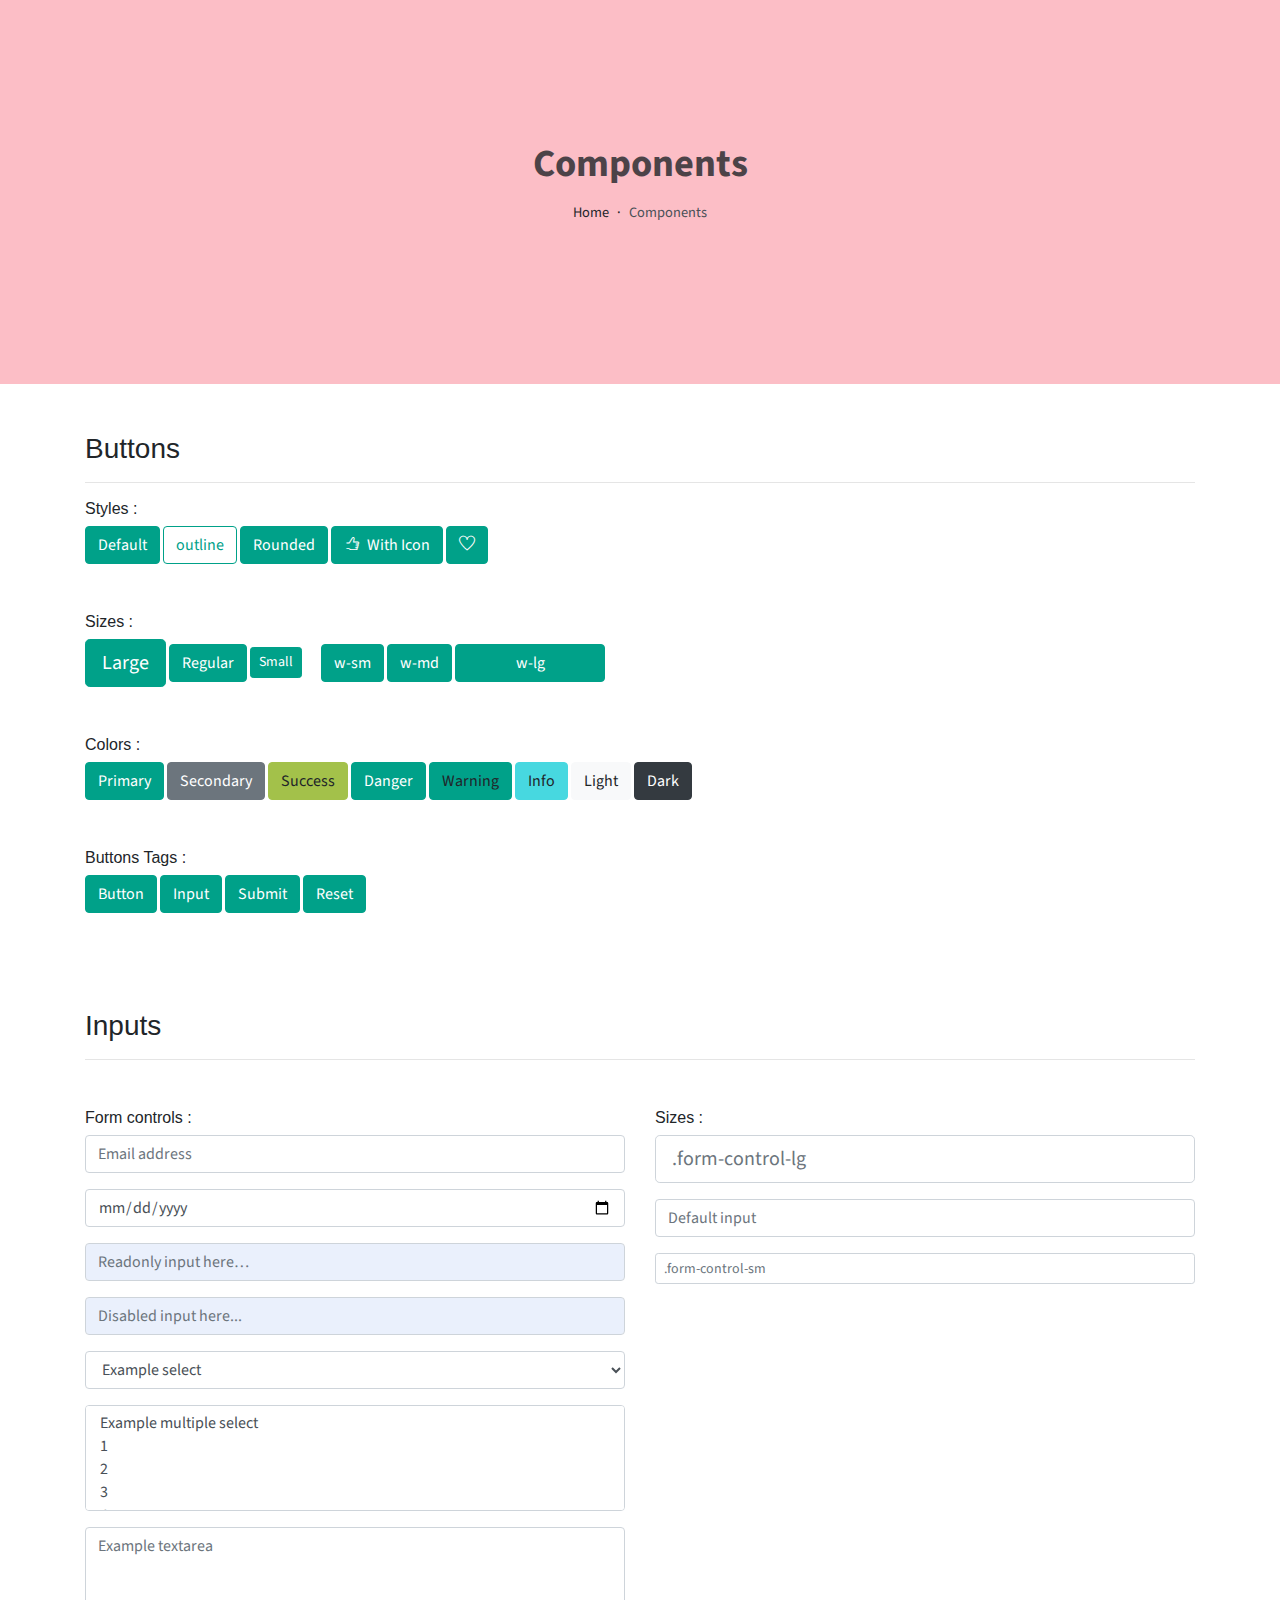
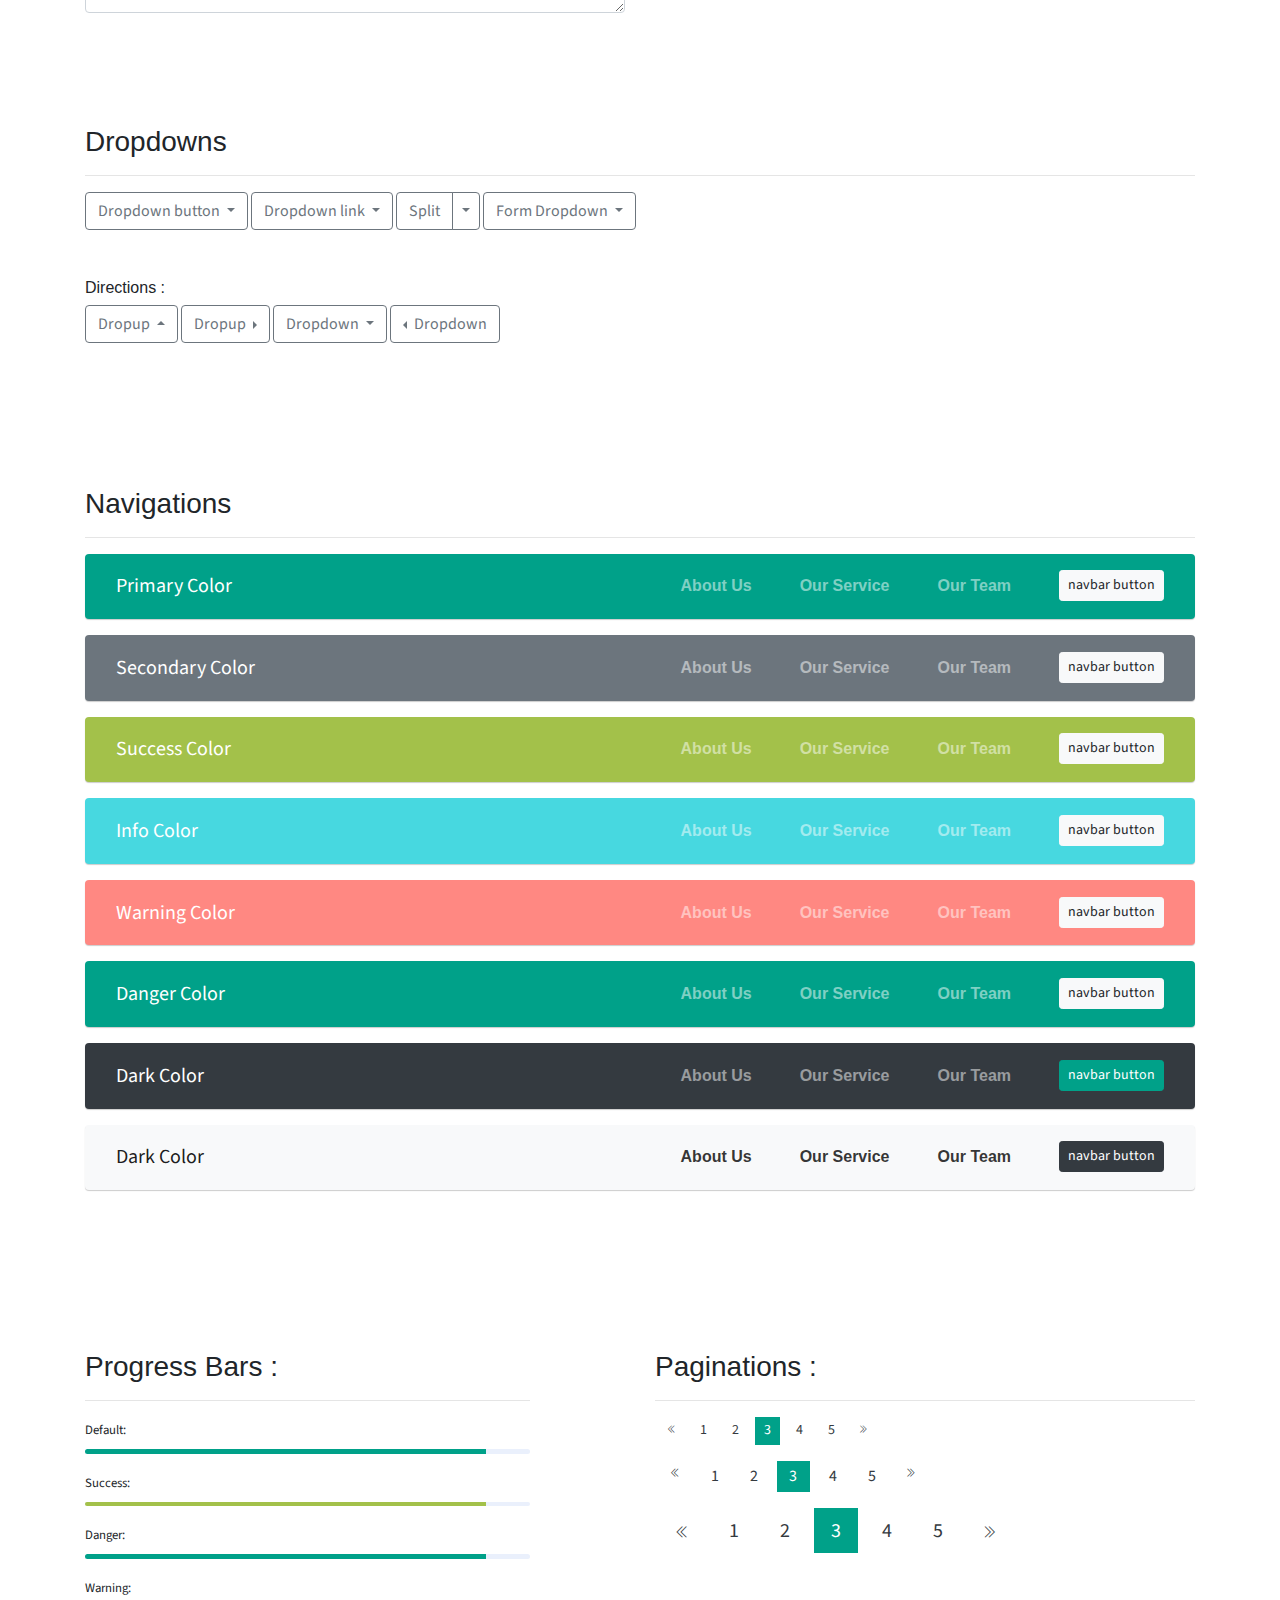
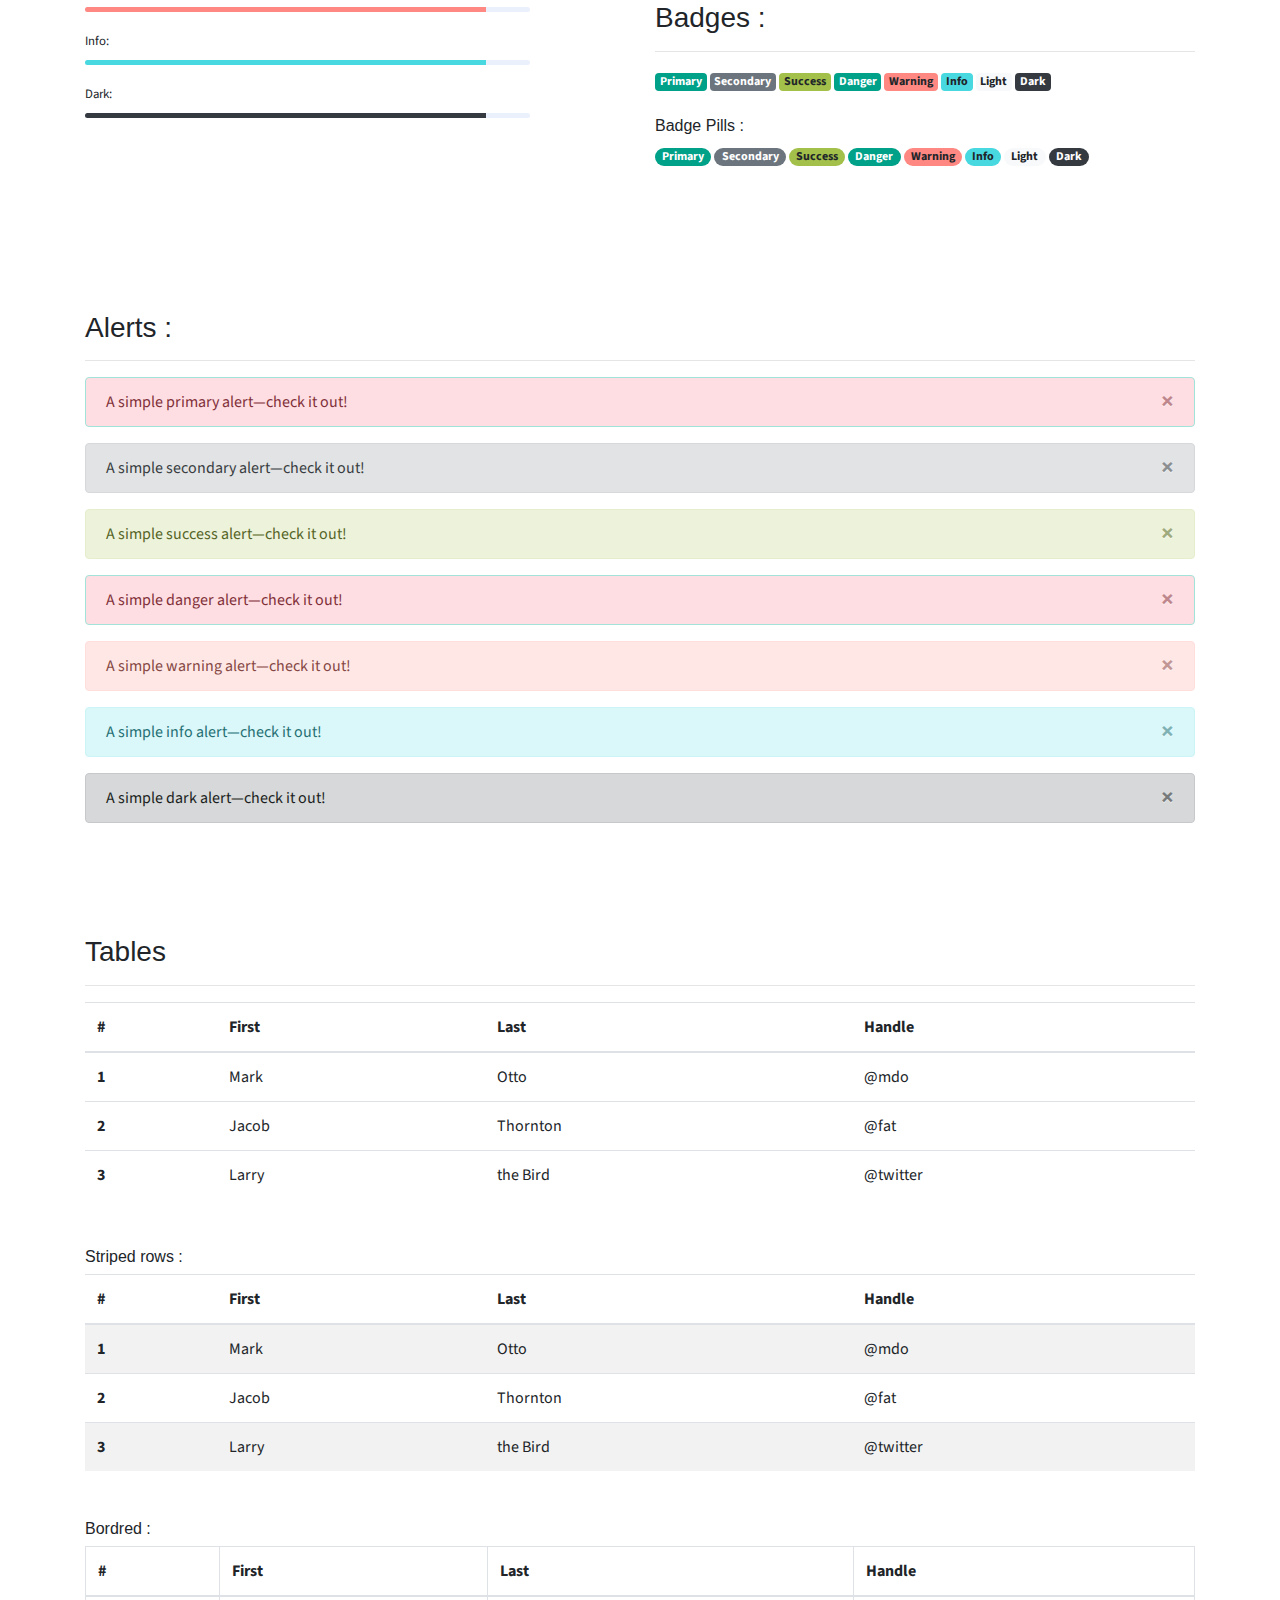
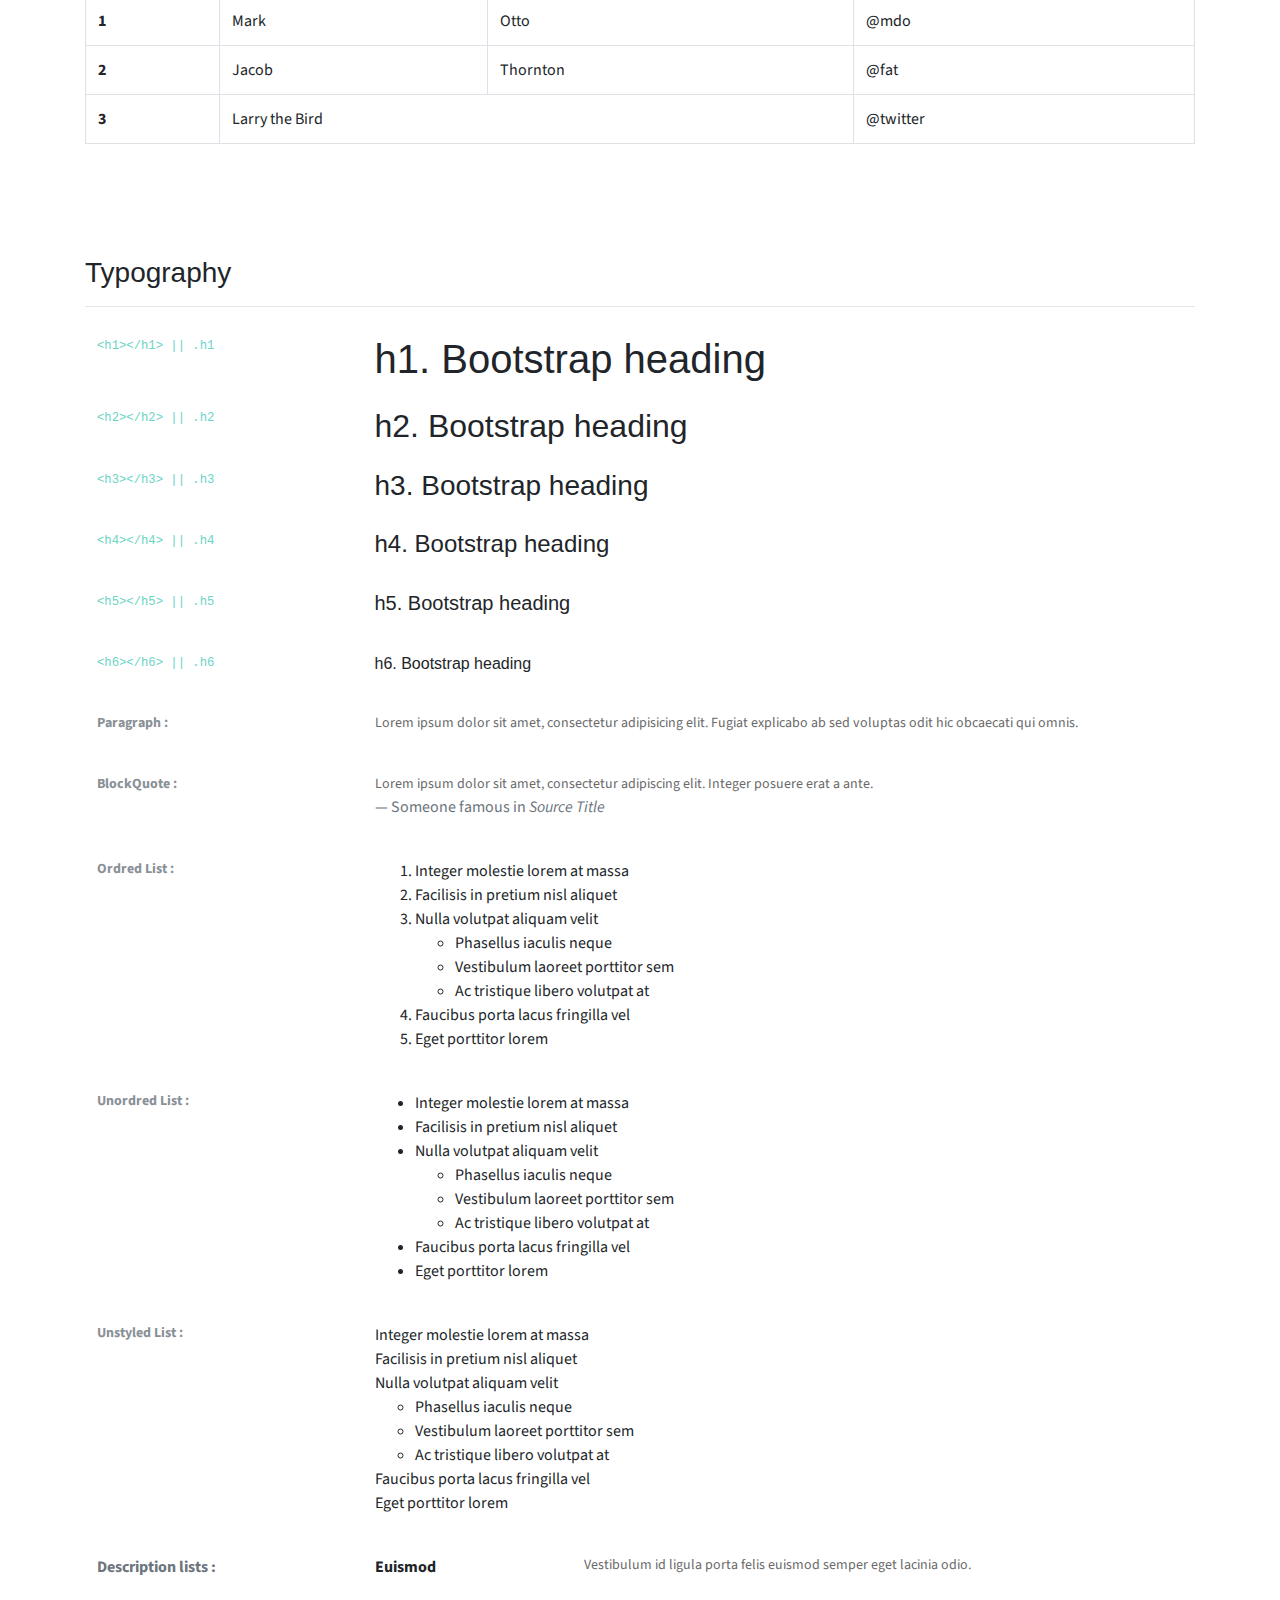
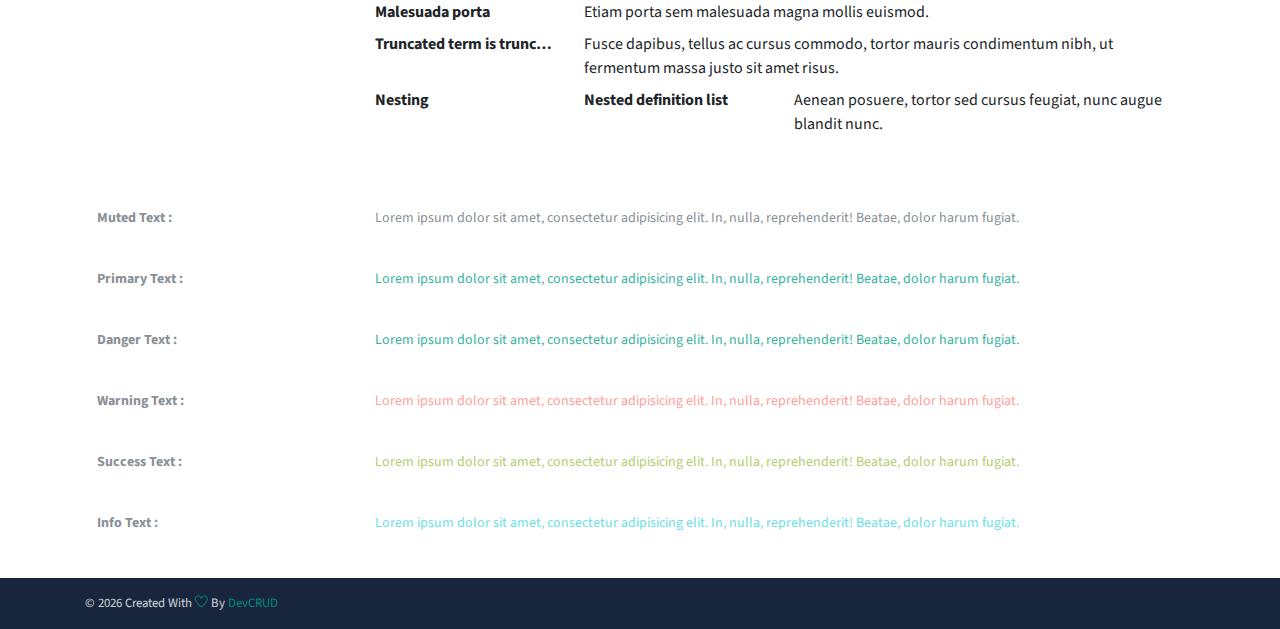
<file: components.html>
<!DOCTYPE html>
<html lang="en">
<head>
   <meta charset="utf-8">
   <meta name="viewport" content="width=device-width, initial-scale=1, shrink-to-fit=no">
   <meta name="description" content="Start your development with JohnDoe landing page.">
   <meta name="author" content="Devcrud">
   <title>JohnDoe Landing page | Components</title>
   <link rel="icon" href="assets/imgs/favicon.png" type="image/png">
   <!-- font icons -->
   <link rel="stylesheet" href="assets/vendors/themify-icons/css/themify-icons.css">
   <!-- Bootstrap + Steller  -->
   <link rel="stylesheet" href="assets/css/johndoe.css">
</head>
<body>

   <!-- Page Header -->
   <header class="header header-mini"> 
      <div class="header-title">Components</div> 
      <nav aria-label="breadcrumb">
         <ol class="breadcrumb">
            <li class="breadcrumb-item"><a href="/">Home</a></li>
            <li class="breadcrumb-item active" aria-current="page">Components</li>
         </ol>
      </nav>
   </header> <!-- End Of Page Header -->

   <!-- main content -->
   <div class="container">

      <!-- Buttons -->
      <h3 class="mt-5">Buttons</h3>
      <hr>
      <h6 class="section-secondary-title">Styles :</h6>
      <button class="btn btn-primary">Default</button>
      <button class="btn btn-outline-primary">outline</button>
      <button class="btn btn-primary rounded">Rounded</button>
      <button class="btn btn-primary rounded"><i class="ti-thumb-up pr-1"></i> With Icon</button>
      <button class="btn btn-primary circle"><i class="ti-heart"></i></button>

      <h6 class="section-secondary-title mt-5">Sizes :</h6>
      <button class="btn btn-primary btn-lg">Large</button>
      <button class="btn btn-primary ">Regular</button>
      <button class="btn btn-primary btn-sm">Small</button>
      <button class="btn btn-primary w-sm ml-3">w-sm</button>
      <button class="btn btn-primary w-md">w-md</button>
      <button class="btn btn-primary w-lg">w-lg</button>

      <h6 class="section-secondary-title mt-5">Colors :</h6>          
      <button type="button" class="btn btn-primary">Primary</button>
      <button type="button" class="btn btn-secondary">Secondary</button>
      <button type="button" class="btn btn-success">Success</button>
      <button type="button" class="btn btn-danger">Danger</button>
      <button type="button" class="btn btn-warning">Warning</button>
      <button type="button" class="btn btn-info">Info</button>
      <button type="button" class="btn btn-light">Light</button>
      <button type="button" class="btn btn-dark">Dark</button>

      <h6 class="section-secondary-title mt-5">Buttons Tags :</h6>
      <button class="btn btn-primary" type="submit">Button</button>
      <input class="btn btn-primary" type="button" value="Input">
      <input class="btn btn-primary" type="submit" value="Submit">
      <input class="btn btn-primary" type="reset" value="Reset">
      
      <!-- devider -->
      <div class="py-5"></div>

      <!-- Inputs -->
      <h3>Inputs</h3>
      <hr>
      <div class="row mt-5">
         <div class="col-md-6">
            <h6 class="section-secondary-title">Form controls :</h6>        
            <div class="form-group">
               <input type="email" class="form-control" id="exampleFormControlInput1" placeholder="Email address">
            </div>
            <div class="form-group">
               <input type="date" class="form-control" id="exampleFormControlInput1" placeholder="Date">
            </div>
            <div class="form-group">
               <input class="form-control" type="text" placeholder="Readonly input here…" readonly>
            </div>
            <div class="form-group">
               <input class="form-control" id="disabledInput" type="text" placeholder="Disabled input here..." disabled>
            </div>
            <div class="form-group">
               <select class="form-control" id="exampleFormControlSelect1">
                  <option>Example select</option>
                  <option>1</option>
                  <option>2</option>
                  <option>3</option>
                  <option>4</option>
                  <option>5</option>
               </select>
            </div>
            <div class="form-group">
               <select multiple class="form-control" id="exampleFormControlSelect2">
                  <option>Example multiple select</option>
                  <option>1</option>
                  <option>2</option>
                  <option>3</option>
                  <option>4</option>
                  <option>5</option>
               </select>
            </div>
            <div class="form-group">
               <textarea class="form-control" id="exampleFormControlTextarea1" rows="3" placeholder="Example textarea"></textarea>
            </div>
         </div>
         <div class="col-md-6">
            <h6 class="section-secondary-title">Sizes :</h6>    
            <div class="form-group">
               <input class="form-control form-control-lg" type="text" placeholder=".form-control-lg">             
            </div>
            <div class="form-group">
               <input class="form-control" type="text" placeholder="Default input">
            </div>
            <div class="form-group">
               <input class="form-control form-control-sm" type="text" placeholder=".form-control-sm"> 
            </div>
         </div>
      </div> <!-- end of inputs -->   

      <!-- devider -->
      <div class="py-5"></div>             

      <!-- Dropdowns -->
      <h3 class="components-section-title font-weight-normal">Dropdowns</h3>
      <hr>
      <div class="dropdown d-inline-block">
         <button class="btn btn-outline-secondary dropdown-toggle" type="button" id="dropdownMenuButton" data-toggle="dropdown" aria-haspopup="true" aria-expanded="false">
         Dropdown button
         </button>
         <div class="dropdown-menu" aria-labelledby="dropdownMenuButton">
         <a class="dropdown-item" href="#">Action</a>
         <a class="dropdown-item" href="#">Another action</a>
         <a class="dropdown-item" href="#">Something else here</a>
         </div>
      </div>
      <div class="dropdown d-inline-block">
         <a class="btn btn-outline-secondary dropdown-toggle" href="#" role="button" id="dropdownMenuLink" data-toggle="dropdown" aria-haspopup="true" aria-expanded="false">
            Dropdown link
         </a>
         <div class="dropdown-menu" aria-labelledby="dropdownMenuLink">
            <a class="dropdown-item" href="#">Action</a>
            <a class="dropdown-item" href="#">Another action</a>
            <a class="dropdown-item" href="#">Something else here</a>
         </div>
      </div>
      <div class="btn-group">
         <button type="button" class="btn btn-outline-secondary">Split</button>
         <button type="button" class="btn btn-outline-secondary dropdown-toggle dropdown-toggle-split" data-toggle="dropdown" aria-haspopup="true" aria-expanded="false">
         <span class="sr-only">Toggle Dropdown</span>
         </button>
         <div class="dropdown-menu">
            <a class="dropdown-item" href="#">Action</a>
            <a class="dropdown-item" href="#">Another action</a>
            <a class="dropdown-item" href="#">Something else here</a>
            <div class="dropdown-divider"></div>
            <a class="dropdown-item" href="#">Separated link</a>
         </div>
      </div>
      <div class="btn-group">
         <button class="btn btn-outline-secondary dropdown-toggle" type="button" id="dropdownMenuButton" data-toggle="dropdown" aria-haspopup="true" aria-expanded="false">
            Form Dropdown
         </button>
         <div class="dropdown-menu form">
            <form class="px-4 py-3">
               <div class="form-group">
                  <input type="email" class="form-control" id="exampleDropdownFormEmail1" placeholder="email@example.com">
               </div>
               <div class="form-group">
                  <input type="password" class="form-control" id="exampleDropdownFormPassword1" placeholder="Password">
               </div>
               <div class="form-check mb-3">
                  <input type="checkbox" class="form-check-input" id="dropdownCheck">
                  <label class="form-check-label" for="dropdownCheck">
                     Remember me
                  </label>
               </div>
               <button type="submit" class="btn btn-primary btn-block">Sign in</button>
            </form>
            <div class="dropdown-divider"></div>
            <a class="dropdown-item" href="#"><small>New around here? Sign up</small></a>
            <a class="dropdown-item" href="#"><small>Forgot password?</small></a>
         </div>
      </div>       
      <h6 class="section-secondary-title mt-5">Directions :</h6>  
      <div class="btn-group dropup">
         <button type="button" class="btn btn-outline-secondary dropdown-toggle" data-toggle="dropdown" aria-haspopup="true" aria-expanded="false">
            Dropup
         </button>
         <div class="dropdown-menu">
            <a class="dropdown-item" href="#">Action</a>
            <a class="dropdown-item" href="#">Another action</a>
            <a class="dropdown-item" href="#">Something else here</a>
            <div class="dropdown-divider"></div>
            <a class="dropdown-item" href="#">Separated link</a>
         </div>
      </div>
      <div class="btn-group dropright">
         <button type="button" class="btn btn-outline-secondary dropdown-toggle" data-toggle="dropdown" aria-haspopup="true" aria-expanded="false">
            Dropup
         </button>
         <div class="dropdown-menu">
            <a class="dropdown-item" href="#">Action</a>
            <a class="dropdown-item" href="#">Another action</a>
            <a class="dropdown-item" href="#">Something else here</a>
            <div class="dropdown-divider"></div>
            <a class="dropdown-item" href="#">Separated link</a>
         </div>
      </div>
      <div class="btn-group">
         <button type="button" class="btn btn-outline-secondary dropdown-toggle" data-toggle="dropdown" aria-haspopup="true" aria-expanded="false">
            Dropdown
         </button>
         <div class="dropdown-menu">
            <a class="dropdown-item" href="#">Action</a>
            <a class="dropdown-item" href="#">Another action</a>
            <a class="dropdown-item" href="#">Something else here</a>
            <div class="dropdown-divider"></div>
            <a class="dropdown-item" href="#">Separated link</a>
         </div>
      </div>
      <div class="btn-group dropleft">
         <button type="button" class="btn btn-outline-secondary dropdown-toggle" data-toggle="dropdown" aria-haspopup="true" aria-expanded="false">
            Dropdown
         </button>
         <div class="dropdown-menu">
            <a class="dropdown-item" href="#">Action</a>
            <a class="dropdown-item" href="#">Another action</a>
            <a class="dropdown-item" href="#">Something else here</a>
            <div class="dropdown-divider"></div>
            <a class="dropdown-item" href="#">Separated link</a>
         </div>
      </div> <!-- end of Dropdowns -->  

      <!-- devider -->
      <div class="py-5"></div>   

      <!-- navbars -->
      <h3 class="components-section-title font-weight-normal mt-5">Navigations</h3>
      <hr>
      <nav class="navbar navbar-expand-sm navbar-dark bg-primary rounded shadow mb-3">
         <div class="container">
            <a class="navbar-brand" href="#">Primary Color</a>
            <button class="navbar-toggler ml-auto" type="button" data-toggle="collapse" data-target="#navbarSupportedContent" aria-controls="navbarSupportedContent" aria-expanded="false" aria-label="Toggle navigation">
            <span class="navbar-toggler-icon"></span>
            </button>
            <div class="collapse navbar-collapse" id="navbarSupportedContent">
               <ul class="navbar-nav ml-auto"> 
                  <li class="nav-item">
                     <a class="nav-link" href="#about">About Us</a>
                  </li>
                  <li class="nav-item">
                     <a class="nav-link" href="#service">Our Service</a>
                  </li>
                  <li class="nav-item">
                     <a class="nav-link" href="#team">Our Team</a>
                  </li>
                  <li class="nav-item">
                     <a href="#book-table" class="ml-4 mt-1 btn btn-light btn-sm">navbar button</a>
                  </li>
               </ul>                       
            </div>
         </div>
      </nav>
      <nav class="navbar navbar-expand-sm navbar-dark bg-secondary rounded shadow mb-3">
         <div class="container">
            <a class="navbar-brand" href="#">Secondary Color</a>
            <button class="navbar-toggler ml-auto" type="button" data-toggle="collapse" data-target="#navbarSupportedContent" aria-controls="navbarSupportedContent" aria-expanded="false" aria-label="Toggle navigation">
            <span class="navbar-toggler-icon"></span>
            </button>
            <div class="collapse navbar-collapse" id="navbarSupportedContent">
               <ul class="navbar-nav ml-auto"> 
                  <li class="nav-item">
                     <a class="nav-link" href="#about">About Us</a>
                  </li>
                  <li class="nav-item">
                     <a class="nav-link" href="#service">Our Service</a>
                  </li>
                  <li class="nav-item">
                     <a class="nav-link" href="#team">Our Team</a>
                  </li>
                  <li class="nav-item">
                     <a href="#book-table" class="ml-4 mt-1 btn btn-light btn-sm">navbar button</a>
                  </li>
               </ul>                       
            </div>
         </div>
      </nav>
      <nav class="navbar navbar-expand-sm navbar-dark bg-success rounded shadow mb-3">
         <div class="container">
            <a class="navbar-brand" href="#">Success Color</a>
            <button class="navbar-toggler ml-auto" type="button" data-toggle="collapse" data-target="#navbarSupportedContent" aria-controls="navbarSupportedContent" aria-expanded="false" aria-label="Toggle navigation">
            <span class="navbar-toggler-icon"></span>
            </button>
            <div class="collapse navbar-collapse" id="navbarSupportedContent">
               <ul class="navbar-nav ml-auto"> 
                  <li class="nav-item">
                     <a class="nav-link" href="#about">About Us</a>
                  </li>
                  <li class="nav-item">
                     <a class="nav-link" href="#service">Our Service</a>
                  </li>
                  <li class="nav-item">
                     <a class="nav-link" href="#team">Our Team</a>
                  </li>
                  <li class="nav-item">
                     <a href="#book-table" class="ml-4 mt-1 btn btn-light btn-sm">navbar button</a>
                  </li>
               </ul>                       
            </div>
         </div>
      </nav>
      <nav class="navbar navbar-expand-sm navbar-dark bg-info rounded shadow mb-3">
         <div class="container">
            <a class="navbar-brand" href="#">Info Color</a>
            <button class="navbar-toggler ml-auto" type="button" data-toggle="collapse" data-target="#navbarSupportedContent" aria-controls="navbarSupportedContent" aria-expanded="false" aria-label="Toggle navigation">
            <span class="navbar-toggler-icon"></span>
            </button>
            <div class="collapse navbar-collapse" id="navbarSupportedContent">
               <ul class="navbar-nav ml-auto"> 
                  <li class="nav-item">
                     <a class="nav-link" href="#about">About Us</a>
                  </li>
                  <li class="nav-item">
                     <a class="nav-link" href="#service">Our Service</a>
                  </li>
                  <li class="nav-item">
                     <a class="nav-link" href="#team">Our Team</a>
                  </li>
                  <li class="nav-item">
                     <a href="#book-table" class="ml-4 mt-1 btn btn-light btn-sm">navbar button</a>
                  </li>
               </ul>                       
            </div>
         </div>
      </nav>
      <nav class="navbar navbar-expand-sm navbar-dark bg-warning rounded shadow mb-3">
         <div class="container">
            <a class="navbar-brand" href="#">Warning Color</a>
            <button class="navbar-toggler ml-auto" type="button" data-toggle="collapse" data-target="#navbarSupportedContent" aria-controls="navbarSupportedContent" aria-expanded="false" aria-label="Toggle navigation">
            <span class="navbar-toggler-icon"></span>
            </button>
            <div class="collapse navbar-collapse" id="navbarSupportedContent">
               <ul class="navbar-nav ml-auto"> 
                  <li class="nav-item">
                     <a class="nav-link" href="#about">About Us</a>
                  </li>
                  <li class="nav-item">
                     <a class="nav-link" href="#service">Our Service</a>
                  </li>
                  <li class="nav-item">
                     <a class="nav-link" href="#team">Our Team</a>
                  </li>
                  <li class="nav-item">
                     <a href="#book-table" class="ml-4 mt-1 btn btn-light btn-sm">navbar button</a>
                  </li>
               </ul>                       
            </div>
         </div>
      </nav>
      <nav class="navbar navbar-expand-sm navbar-dark bg-danger rounded shadow mb-3">
         <div class="container">
            <a class="navbar-brand" href="#">Danger Color</a>
            <button class="navbar-toggler ml-auto" type="button" data-toggle="collapse" data-target="#navbarSupportedContent" aria-controls="navbarSupportedContent" aria-expanded="false" aria-label="Toggle navigation">
            <span class="navbar-toggler-icon"></span>
            </button>
            <div class="collapse navbar-collapse" id="navbarSupportedContent">
               <ul class="navbar-nav ml-auto"> 
                  <li class="nav-item">
                     <a class="nav-link" href="#about">About Us</a>
                  </li>
                  <li class="nav-item">
                     <a class="nav-link" href="#service">Our Service</a>
                  </li>
                  <li class="nav-item">
                     <a class="nav-link" href="#team">Our Team</a>
                  </li>
                  <li class="nav-item">
                     <a href="#book-table" class="ml-4 mt-1 btn btn-light btn-sm">navbar button</a>
                  </li>
               </ul>                       
            </div>
         </div>
      </nav>
      <nav class="navbar navbar-expand-sm navbar-dark bg-dark rounded shadow mb-3">
         <div class="container">
            <a class="navbar-brand" href="#">Dark Color</a>
            <button class="navbar-toggler ml-auto" type="button" data-toggle="collapse" data-target="#navbarSupportedContent" aria-controls="navbarSupportedContent" aria-expanded="false" aria-label="Toggle navigation">
            <span class="navbar-toggler-icon"></span>
            </button>
            <div class="collapse navbar-collapse" id="navbarSupportedContent">
               <ul class="navbar-nav ml-auto"> 
                  <li class="nav-item">
                     <a class="nav-link" href="#about">About Us</a>
                  </li>
                  <li class="nav-item">
                     <a class="nav-link" href="#service">Our Service</a>
                  </li>
                  <li class="nav-item">
                     <a class="nav-link" href="#team">Our Team</a>
                  </li>
                  <li class="nav-item">
                     <a href="#book-table" class="ml-4 mt-1 btn btn-primary btn-sm">navbar button</a>
                  </li>
               </ul>                       
            </div>
         </div>
      </nav>
      <nav class="navbar navbar-expand-sm navbar-light bg-light rounded shadow mb-3">
         <div class="container">
            <a class="navbar-brand" href="#">Dark Color</a>
            <button class="navbar-toggler ml-auto" type="button" data-toggle="collapse" data-target="#navbarSupportedContent" aria-controls="navbarSupportedContent" aria-expanded="false" aria-label="Toggle navigation">
            <span class="navbar-toggler-icon"></span>
            </button>
            <div class="collapse navbar-collapse" id="navbarSupportedContent">
               <ul class="navbar-nav ml-auto"> 
                  <li class="nav-item">
                     <a class="nav-link" href="#about">About Us</a>
                  </li>
                  <li class="nav-item">
                     <a class="nav-link" href="#service">Our Service</a>
                  </li>
                  <li class="nav-item">
                     <a class="nav-link" href="#team">Our Team</a>
                  </li>
                  <li class="nav-item">
                     <a href="#book-table" class="ml-4 mt-1 btn btn-dark btn-sm">navbar button</a>
                  </li>
               </ul>                       
            </div>
         </div>
      </nav>
      <!-- End of navbars -->

      <!-- devider -->
      <div class="py-5"></div>   
      
      <!-- progress bars -->
      <div class="row justify-content-between">
         <div class="col-md-5">
            <h3 class="components-section-title font-weight-normal mt-5">Progress Bars :</h3>
            <hr>
            <small>Default: </small>
            <div class="progress mt-2 mb-3">
               <div class="progress-bar" role="progressbar" style="width: 90%" aria-valuenow="25" aria-valuemin="0" aria-valuemax="100"></div>
            </div>
            <small>Success:</small>
            <div class="progress mt-2 mb-3">
               <div class="progress-bar bg-success" role="progressbar" style="width: 90%" aria-valuenow="25" aria-valuemin="0" aria-valuemax="100"></div>
            </div>
            <small>Danger:</small>
            <div class="progress mt-2 mb-3">
               <div class="progress-bar bg-danger" role="progressbar" style="width: 90%" aria-valuenow="25" aria-valuemin="0" aria-valuemax="100"></div>
            </div>
            <small>Warning:</small>
            <div class="progress mt-2 mb-3">
               <div class="progress-bar bg-warning" role="progressbar" style="width: 90%" aria-valuenow="25" aria-valuemin="0" aria-valuemax="100"></div>
            </div>
            <small>Info:</small>
            <div class="progress mt-2 mb-3">
               <div class="progress-bar bg-info" role="progressbar" style="width: 90%" aria-valuenow="25" aria-valuemin="0" aria-valuemax="100"></div>
            </div>
            <small>Dark:</small>
            <div class="progress mt-2 mb-3">
               <div class="progress-bar bg-dark" role="progressbar" style="width: 90%" aria-valuenow="25" aria-valuemin="0" aria-valuemax="100"></div>
            </div>
         </div>
         <div class="col-md-6">
            <h3 class="components-section-title font-weight-normal mt-5">Paginations :</h3>
            <hr>
            <nav aria-label="Page navigation example">
               <ul class="pagination pagination-sm">
                  <li class="page-item"><a class="page-link" href="#"><i class="ti-angle-double-left"></i></a></li>
                  <li class="page-item"><a class="page-link" href="#">1</a></li>
                  <li class="page-item"><a class="page-link" href="#">2</a></li>
                  <li class="page-item active"><a class="page-link" href="#">3</a></li>
                  <li class="page-item"><a class="page-link" href="#">4</a></li>
                  <li class="page-item"><a class="page-link" href="#">5</a></li>
                  <li class="page-item"><a class="page-link" href="#"><i class="ti-angle-double-right"></i></a></li>
               </ul>
            </nav>
            <nav aria-label="Page navigation example">
               <ul class="pagination">
               <li class="page-item"><a class="page-link" href="#"><i class="ti-angle-double-left"></i></a></li>
                  <li class="page-item"><a class="page-link" href="#">1</a></li>
                  <li class="page-item"><a class="page-link" href="#">2</a></li>
                  <li class="page-item active"><a class="page-link" href="#">3</a></li>
                  <li class="page-item"><a class="page-link" href="#">4</a></li>
                  <li class="page-item"><a class="page-link" href="#">5</a></li>
                  <li class="page-item"><a class="page-link" href="#"><i class="ti-angle-double-right"></i></a></li>
               </ul>
            </nav>
            <nav aria-label="Page navigation example">
               <ul class="pagination pagination-lg">
                  <li class="page-item"><a class="page-link" href="#"><i class="ti-angle-double-left"></i></a></li>
                  <li class="page-item"><a class="page-link" href="#">1</a></li>
                  <li class="page-item"><a class="page-link" href="#">2</a></li>
                  <li class="page-item active"><a class="page-link" href="#">3</a></li>
                  <li class="page-item"><a class="page-link" href="#">4</a></li>
                  <li class="page-item"><a class="page-link" href="#">5</a></li>
                  <li class="page-item"><a class="page-link" href="#"><i class="ti-angle-double-right"></i></a></li>
               </ul>
            </nav>

            <!-- Badges -->
            <h3 class="components-section-title font-weight-normal mt-5">Badges :</h3>
            <hr>
            <span class="badge badge-primary">Primary</span>
            <span class="badge badge-secondary">Secondary</span>
            <span class="badge badge-success">Success</span>
            <span class="badge badge-danger">Danger</span>
            <span class="badge badge-warning">Warning</span>
            <span class="badge badge-info">Info</span>
            <span class="badge badge-light">Light</span>
            <span class="badge badge-dark">Dark</span>
            <h6 class="section-secondary-title mt-4 mb-2">Badge Pills :</h6>
            <span class="badge badge-pill badge-primary">Primary</span>
            <span class="badge badge-pill badge-secondary">Secondary</span>
            <span class="badge badge-pill badge-success">Success</span>
            <span class="badge badge-pill badge-danger">Danger</span>
            <span class="badge badge-pill badge-warning">Warning</span>
            <span class="badge badge-pill badge-info">Info</span>
            <span class="badge badge-pill badge-light">Light</span>
            <span class="badge badge-pill badge-dark">Dark</span>
         </div>
      </div> <!-- End of Progress bars -->

      <!-- devider -->
      <div class="py-5"></div>  

      <!-- Alerts -->
      <h3 class="components-section-title font-weight-normal mt-5">Alerts :</h3>
      <hr>
      <div class="alert alert-primary alert-dismissible fade show" role="alert">
         A simple primary alert—check it out!
         <button type="button" class="close" data-dismiss="alert" aria-label="Close">
            <span aria-hidden="true">&times;</span>
         </button>
      </div>
      <div class="alert alert-secondary alert-dismissible fade show" role="alert">
         A simple secondary alert—check it out!
         <button type="button" class="close" data-dismiss="alert" aria-label="Close">
            <span aria-hidden="true">&times;</span>
         </button>
      </div>
      <div class="alert alert-success alert-dismissible fade show" role="alert">
         A simple success alert—check it out!
         <button type="button" class="close" data-dismiss="alert" aria-label="Close">
            <span aria-hidden="true">&times;</span>
         </button>
      </div>
      <div class="alert alert-danger alert-dismissible fade show" role="alert">
         A simple danger alert—check it out!
         <button type="button" class="close" data-dismiss="alert" aria-label="Close">
            <span aria-hidden="true">&times;</span>
         </button>
      </div>
      <div class="alert alert-warning alert-dismissible fade show" role="alert">
         A simple warning alert—check it out!
         <button type="button" class="close" data-dismiss="alert" aria-label="Close">
            <span aria-hidden="true">&times;</span>
         </button>
      </div>
      <div class="alert alert-info alert-dismissible fade show" role="alert">
         A simple info alert—check it out!
         <button type="button" class="close" data-dismiss="alert" aria-label="Close">
            <span aria-hidden="true">&times;</span>
         </button>
      </div>
      <div class="alert alert-dark alert-dismissible fade show" role="alert">
         A simple dark alert—check it out!
         <button type="button" class="close" data-dismiss="alert" aria-label="Close">
            <span aria-hidden="true">&times;</span>
         </button>
      </div>
      <!-- end of alerts -->

      <!-- devider -->
      <div class="py-5"></div> 
   
      <!-- tables -->
      <h3 class="components-section-title">Tables</h3>
      <hr>
      <table class="table">
         <thead>
            <tr>
               <th scope="col">#</th>
               <th scope="col">First</th>
               <th scope="col">Last</th>
               <th scope="col">Handle</th>
            </tr>
         </thead>
         <tbody>
            <tr>
               <th scope="row">1</th>
               <td>Mark</td>
               <td>Otto</td>
               <td>@mdo</td>
            </tr>
            <tr>
               <th scope="row">2</th>
               <td>Jacob</td>
               <td>Thornton</td>
               <td>@fat</td>
            </tr>
            <tr>
               <th scope="row">3</th>
               <td>Larry</td>
               <td>the Bird</td>
               <td>@twitter</td>
            </tr>
         </tbody>
      </table>

      <h6 class="section-secondary-title mt-5">Striped rows :</h6>
      <table class="table table-striped">
         <thead>
            <tr>
               <th scope="col">#</th>
               <th scope="col">First</th>
               <th scope="col">Last</th>
               <th scope="col">Handle</th>
            </tr>
         </thead>
         <tbody>
            <tr>
               <th scope="row">1</th>
               <td>Mark</td>
               <td>Otto</td>
               <td>@mdo</td>
            </tr>
            <tr>
               <th scope="row">2</th>
               <td>Jacob</td>
               <td>Thornton</td>
               <td>@fat</td>
            </tr>
            <tr>
               <th scope="row">3</th>
               <td>Larry</td>
               <td>the Bird</td>
               <td>@twitter</td>
            </tr>
         </tbody>
      </table>

      <h6 class="section-secondary-title mt-5">Bordred :</h6>
      <table class="table table-bordered">
         <thead>
            <tr>
               <th scope="col">#</th>
               <th scope="col">First</th>
               <th scope="col">Last</th>
               <th scope="col">Handle</th>
            </tr>
         </thead>
         <tbody>
            <tr>
               <th scope="row">1</th>
               <td>Mark</td>
               <td>Otto</td>
               <td>@mdo</td>
            </tr>
            <tr>
               <th scope="row">2</th>
               <td>Jacob</td>
               <td>Thornton</td>
               <td>@fat</td>
            </tr>
            <tr>
               <th scope="row">3</th>
               <td colspan="2">Larry the Bird</td>
               <td>@twitter</td>
            </tr>
         </tbody>
      </table>
      <!-- end of tables -->

      <!-- devider -->
      <div class="py-5"></div> 

      <!-- typography -->
      <h3 class="components-section-title">Typography</h3>
      <hr>
     
      <table class="table table-borderless v-align-center">
         <tbody>
            <tr>
               <td>
                  <p><code class="highlighter-rouge">&lt;h1&gt;&lt;/h1&gt; || .h1</code></p>
               </td>
               <td class="w-75"><span class="h1">h1. Bootstrap heading</span></td>
            </tr>
            <tr>
               <td>
                  <p><code class="highlighter-rouge">&lt;h2&gt;&lt;/h2&gt; || .h2</code></p>
               </td>
               <td><span class="h2">h2. Bootstrap heading</span></td>
            </tr>
            <tr>
               <td>
                  <p><code class="highlighter-rouge">&lt;h3&gt;&lt;/h3&gt; || .h3</code></p>
               </td>
               <td><span class="h3">h3. Bootstrap heading</span></td>
            </tr>
            <tr>
               <td>
                  <p><code class="highlighter-rouge">&lt;h4&gt;&lt;/h4&gt; || .h4</code></p>
               </td>
               <td><span class="h4">h4. Bootstrap heading</span></td>
            </tr>
            <tr>
               <td>
                  <p><code class="highlighter-rouge">&lt;h5&gt;&lt;/h5&gt; || .h5</code></p>
               </td>
               <td><span class="h5">h5. Bootstrap heading</span></td>
            </tr>
            <tr>
               <td>
                  <p><code class="highlighter-rouge">&lt;h6&gt;&lt;/h6&gt; || .h6</code></p>
               </td>
               <td><span class="h6">h6. Bootstrap heading</span></td>
            </tr>
            <tr>
               <td>
                  <p class="font-weight-bold text-muted">Paragraph :</p>
               </td>
               <td><p>Lorem ipsum dolor sit amet, consectetur adipisicing elit. Fugiat explicabo ab sed voluptas odit hic obcaecati qui omnis.</p></td>
            </tr>
            <tr>
               <td>
                  <p class="font-weight-bold text-muted">BlockQuote :</p>
               </td>
               <td>
                  <blockquote class="blockquote">
                     <p class="mb-0">Lorem ipsum dolor sit amet, consectetur adipiscing elit. Integer posuere erat a ante.</p>
                     <footer class="blockquote-footer">Someone famous in <cite title="Source Title">Source Title</cite></footer>
                  </blockquote>
               </td>
            </tr>

            
            <tr>
               <td><p class="font-weight-bold text-muted">Ordred List :</p></td>
               <td>
                  <ol>
                     <li>Integer molestie lorem at massa</li>
                     <li>Facilisis in pretium nisl aliquet</li>
                     <li>Nulla volutpat aliquam velit
                        <ul>
                           <li>Phasellus iaculis neque</li>
                           <li>Vestibulum laoreet porttitor sem</li>
                           <li>Ac tristique libero volutpat at</li>
                        </ul>
                     </li>
                     <li>Faucibus porta lacus fringilla vel</li>
                     <li>Eget porttitor lorem</li>
                  </ol>
               </td>
            </tr>
            <tr>
               <td><p class="font-weight-bold text-muted">Unordred List :</p></td>
               <td>
                  <ul >
                     <li>Integer molestie lorem at massa</li>
                     <li>Facilisis in pretium nisl aliquet</li>
                     <li>Nulla volutpat aliquam velit
                        <ul>
                           <li>Phasellus iaculis neque</li>
                           <li>Vestibulum laoreet porttitor sem</li>
                           <li>Ac tristique libero volutpat at</li>
                        </ul>
                     </li>
                     <li>Faucibus porta lacus fringilla vel</li>
                     <li>Eget porttitor lorem</li>
                  </ul>
               </td>
            </tr>
            <tr>
               <td><p class="font-weight-bold text-muted">Unstyled List :</p></td>
               <td>
                  <ul class="list-unstyled">
                     <li>Integer molestie lorem at massa</li>
                     <li>Facilisis in pretium nisl aliquet</li>
                     <li>Nulla volutpat aliquam velit
                        <ul>
                           <li>Phasellus iaculis neque</li>
                           <li>Vestibulum laoreet porttitor sem</li>
                           <li>Ac tristique libero volutpat at</li>
                        </ul>
                     </li>
                     <li>Faucibus porta lacus fringilla vel</li>
                     <li>Eget porttitor lorem</li>
                  </ul>
               </td>
            </tr>
            <tr>
               <td class="font-weight-bold text-muted">Description lists : </td>
               <td>
                  <dl class="row">
                     <dt class="col-sm-3">Euismod</dt>
                     <dd class="col-sm-9">
                        <p>Vestibulum id ligula porta felis euismod semper eget lacinia odio.</p>
                     </dd>

                     <dt class="col-sm-3">Malesuada porta</dt>
                     <dd class="col-sm-9">Etiam porta sem malesuada magna mollis euismod.</dd>

                     <dt class="col-sm-3 text-truncate">Truncated term is truncated</dt>
                     <dd class="col-sm-9">Fusce dapibus, tellus ac cursus commodo, tortor mauris condimentum nibh, ut fermentum massa justo sit amet risus.</dd>

                     <dt class="col-sm-3">Nesting</dt>
                     <dd class="col-sm-9">
                        <dl class="row">
                           <dt class="col-sm-4">Nested definition list</dt>
                           <dd class="col-sm-8">Aenean posuere, tortor sed cursus feugiat, nunc augue blandit nunc.</dd>
                        </dl>
                     </dd>
                  </dl>
               </td>
            </tr>
            <tr>
               <td>
                  <p class="font-weight-bold text-muted">Muted Text :</p>
               </td>
               <td>
                  <p class="text-muted">Lorem ipsum dolor sit amet, consectetur adipisicing elit. In, nulla, reprehenderit! Beatae, dolor harum fugiat.</p>
               </td>
            </tr>
            <tr>
               <td>
                  <p class="font-weight-bold text-muted">Primary Text :</p>
               </td>
               <td>
                  <p class="text-primary">Lorem ipsum dolor sit amet, consectetur adipisicing elit. In, nulla, reprehenderit! Beatae, dolor harum fugiat.</p>
               </td>
            </tr>
            <tr>
               <td>
                  <p class="font-weight-bold text-muted">Danger Text :</p>
               </td>
               <td>
                  <p class="text-danger">Lorem ipsum dolor sit amet, consectetur adipisicing elit. In, nulla, reprehenderit! Beatae, dolor harum fugiat.</p>
               </td>
            </tr>
            <tr>
               <td>
                  <p class="font-weight-bold text-muted">Warning Text :</p>
               </td>
               <td>
                  <p class="text-warning">Lorem ipsum dolor sit amet, consectetur adipisicing elit. In, nulla, reprehenderit! Beatae, dolor harum fugiat.</p>
               </td>
            </tr>
            <tr>
               <td>
                  <p class="font-weight-bold text-muted">Success Text :</p>
               </td>
               <td>
                  <p class="text-success">Lorem ipsum dolor sit amet, consectetur adipisicing elit. In, nulla, reprehenderit! Beatae, dolor harum fugiat.</p>
               </td>
            </tr>
            <tr>
               <td>
                  <p class="font-weight-bold text-muted">Info Text :</p>
               </td>
               <td>
                  <p class="text-info">Lorem ipsum dolor sit amet, consectetur adipisicing elit. In, nulla, reprehenderit! Beatae, dolor harum fugiat.</p>
               </td>
            </tr>
         </tbody>
      </table>
   </div>
   <!-- end of typography -->

   <!-- Page Footer -->
   <footer class="footer py-3">
        <div class="container">
            <p class="small mb-0 text-light">
                &copy; <script>document.write(new Date().getFullYear())</script> Created With <i class="ti-heart text-danger"></i> By <a href="http://devcrud.com" target="_blank"><span class="text-danger" title="Bootstrap 4 Themes and Dashboards">DevCRUD</span></a> 
            </p>
        </div>
    </footer>
   <!-- End of Page Footer -->  
   
   <!-- core  -->
   <script src="assets/vendors/jquery/jquery-3.4.1.js"></script>
   <script src="assets/vendors/bootstrap/bootstrap.bundle.js"></script>

</body>
</html>
</file>
<file: assets/vendors/themify-icons/css/themify-icons.css>
@font-face {
	font-family: 'themify';
	src:url("../fonts/themify.eot?-fvbane");
	src:url("../fonts/themify.eot?#iefix-fvbane") format("embedded-opentype"),
		url("../fonts/themify.woff?-fvbane") format("woff"),
		url("../fonts/themify.ttf?-fvbane") format("truetype"),
		url("../fonts/themify.svg?-fvbane#themify") format("svg");
	font-weight: normal;
	font-style: normal;
}

[class^="ti-"], [class*=" ti-"] {
	font-family: 'themify';
	speak: none;
	font-style: normal;
	font-weight: normal;
	font-variant: normal;
	text-transform: none;
	line-height: 1;

	/* Better Font Rendering =========== */
	-webkit-font-smoothing: antialiased;
	-moz-osx-font-smoothing: grayscale;
}

.ti-wand:before {
	content: "\e600";
}
.ti-volume:before {
	content: "\e601";
}
.ti-user:before {
	content: "\e602";
}
.ti-unlock:before {
	content: "\e603";
}
.ti-unlink:before {
	content: "\e604";
}
.ti-trash:before {
	content: "\e605";
}
.ti-thought:before {
	content: "\e606";
}
.ti-target:before {
	content: "\e607";
}
.ti-tag:before {
	content: "\e608";
}
.ti-tablet:before {
	content: "\e609";
}
.ti-star:before {
	content: "\e60a";
}
.ti-spray:before {
	content: "\e60b";
}
.ti-signal:before {
	content: "\e60c";
}
.ti-shopping-cart:before {
	content: "\e60d";
}
.ti-shopping-cart-full:before {
	content: "\e60e";
}
.ti-settings:before {
	content: "\e60f";
}
.ti-search:before {
	content: "\e610";
}
.ti-zoom-in:before {
	content: "\e611";
}
.ti-zoom-out:before {
	content: "\e612";
}
.ti-cut:before {
	content: "\e613";
}
.ti-ruler:before {
	content: "\e614";
}
.ti-ruler-pencil:before {
	content: "\e615";
}
.ti-ruler-alt:before {
	content: "\e616";
}
.ti-bookmark:before {
	content: "\e617";
}
.ti-bookmark-alt:before {
	content: "\e618";
}
.ti-reload:before {
	content: "\e619";
}
.ti-plus:before {
	content: "\e61a";
}
.ti-pin:before {
	content: "\e61b";
}
.ti-pencil:before {
	content: "\e61c";
}
.ti-pencil-alt:before {
	content: "\e61d";
}
.ti-paint-roller:before {
	content: "\e61e";
}
.ti-paint-bucket:before {
	content: "\e61f";
}
.ti-na:before {
	content: "\e620";
}
.ti-mobile:before {
	content: "\e621";
}
.ti-minus:before {
	content: "\e622";
}
.ti-medall:before {
	content: "\e623";
}
.ti-medall-alt:before {
	content: "\e624";
}
.ti-marker:before {
	content: "\e625";
}
.ti-marker-alt:before {
	content: "\e626";
}
.ti-arrow-up:before {
	content: "\e627";
}
.ti-arrow-right:before {
	content: "\e628";
}
.ti-arrow-left:before {
	content: "\e629";
}
.ti-arrow-down:before {
	content: "\e62a";
}
.ti-lock:before {
	content: "\e62b";
}
.ti-location-arrow:before {
	content: "\e62c";
}
.ti-link:before {
	content: "\e62d";
}
.ti-layout:before {
	content: "\e62e";
}
.ti-layers:before {
	content: "\e62f";
}
.ti-layers-alt:before {
	content: "\e630";
}
.ti-key:before {
	content: "\e631";
}
.ti-import:before {
	content: "\e632";
}
.ti-image:before {
	content: "\e633";
}
.ti-heart:before {
	content: "\e634";
}
.ti-heart-broken:before {
	content: "\e635";
}
.ti-hand-stop:before {
	content: "\e636";
}
.ti-hand-open:before {
	content: "\e637";
}
.ti-hand-drag:before {
	content: "\e638";
}
.ti-folder:before {
	content: "\e639";
}
.ti-flag:before {
	content: "\e63a";
}
.ti-flag-alt:before {
	content: "\e63b";
}
.ti-flag-alt-2:before {
	content: "\e63c";
}
.ti-eye:before {
	content: "\e63d";
}
.ti-export:before {
	content: "\e63e";
}
.ti-exchange-vertical:before {
	content: "\e63f";
}
.ti-desktop:before {
	content: "\e640";
}
.ti-cup:before {
	content: "\e641";
}
.ti-crown:before {
	content: "\e642";
}
.ti-comments:before {
	content: "\e643";
}
.ti-comment:before {
	content: "\e644";
}
.ti-comment-alt:before {
	content: "\e645";
}
.ti-close:before {
	content: "\e646";
}
.ti-clip:before {
	content: "\e647";
}
.ti-angle-up:before {
	content: "\e648";
}
.ti-angle-right:before {
	content: "\e649";
}
.ti-angle-left:before {
	content: "\e64a";
}
.ti-angle-down:before {
	content: "\e64b";
}
.ti-check:before {
	content: "\e64c";
}
.ti-check-box:before {
	content: "\e64d";
}
.ti-camera:before {
	content: "\e64e";
}
.ti-announcement:before {
	content: "\e64f";
}
.ti-brush:before {
	content: "\e650";
}
.ti-briefcase:before {
	content: "\e651";
}
.ti-bolt:before {
	content: "\e652";
}
.ti-bolt-alt:before {
	content: "\e653";
}
.ti-blackboard:before {
	content: "\e654";
}
.ti-bag:before {
	content: "\e655";
}
.ti-move:before {
	content: "\e656";
}
.ti-arrows-vertical:before {
	content: "\e657";
}
.ti-arrows-horizontal:before {
	content: "\e658";
}
.ti-fullscreen:before {
	content: "\e659";
}
.ti-arrow-top-right:before {
	content: "\e65a";
}
.ti-arrow-top-left:before {
	content: "\e65b";
}
.ti-arrow-circle-up:before {
	content: "\e65c";
}
.ti-arrow-circle-right:before {
	content: "\e65d";
}
.ti-arrow-circle-left:before {
	content: "\e65e";
}
.ti-arrow-circle-down:before {
	content: "\e65f";
}
.ti-angle-double-up:before {
	content: "\e660";
}
.ti-angle-double-right:before {
	content: "\e661";
}
.ti-angle-double-left:before {
	content: "\e662";
}
.ti-angle-double-down:before {
	content: "\e663";
}
.ti-zip:before {
	content: "\e664";
}
.ti-world:before {
	content: "\e665";
}
.ti-wheelchair:before {
	content: "\e666";
}
.ti-view-list:before {
	content: "\e667";
}
.ti-view-list-alt:before {
	content: "\e668";
}
.ti-view-grid:before {
	content: "\e669";
}
.ti-uppercase:before {
	content: "\e66a";
}
.ti-upload:before {
	content: "\e66b";
}
.ti-underline:before {
	content: "\e66c";
}
.ti-truck:before {
	content: "\e66d";
}
.ti-timer:before {
	content: "\e66e";
}
.ti-ticket:before {
	content: "\e66f";
}
.ti-thumb-up:before {
	content: "\e670";
}
.ti-thumb-down:before {
	content: "\e671";
}
.ti-text:before {
	content: "\e672";
}
.ti-stats-up:before {
	content: "\e673";
}
.ti-stats-down:before {
	content: "\e674";
}
.ti-split-v:before {
	content: "\e675";
}
.ti-split-h:before {
	content: "\e676";
}
.ti-smallcap:before {
	content: "\e677";
}
.ti-shine:before {
	content: "\e678";
}
.ti-shift-right:before {
	content: "\e679";
}
.ti-shift-left:before {
	content: "\e67a";
}
.ti-shield:before {
	content: "\e67b";
}
.ti-notepad:before {
	content: "\e67c";
}
.ti-server:before {
	content: "\e67d";
}
.ti-quote-right:before {
	content: "\e67e";
}
.ti-quote-left:before {
	content: "\e67f";
}
.ti-pulse:before {
	content: "\e680";
}
.ti-printer:before {
	content: "\e681";
}
.ti-power-off:before {
	content: "\e682";
}
.ti-plug:before {
	content: "\e683";
}
.ti-pie-chart:before {
	content: "\e684";
}
.ti-paragraph:before {
	content: "\e685";
}
.ti-panel:before {
	content: "\e686";
}
.ti-package:before {
	content: "\e687";
}
.ti-music:before {
	content: "\e688";
}
.ti-music-alt:before {
	content: "\e689";
}
.ti-mouse:before {
	content: "\e68a";
}
.ti-mouse-alt:before {
	content: "\e68b";
}
.ti-money:before {
	content: "\e68c";
}
.ti-microphone:before {
	content: "\e68d";
}
.ti-menu:before {
	content: "\e68e";
}
.ti-menu-alt:before {
	content: "\e68f";
}
.ti-map:before {
	content: "\e690";
}
.ti-map-alt:before {
	content: "\e691";
}
.ti-loop:before {
	content: "\e692";
}
.ti-location-pin:before {
	content: "\e693";
}
.ti-list:before {
	content: "\e694";
}
.ti-light-bulb:before {
	content: "\e695";
}
.ti-Italic:before {
	content: "\e696";
}
.ti-info:before {
	content: "\e697";
}
.ti-infinite:before {
	content: "\e698";
}
.ti-id-badge:before {
	content: "\e699";
}
.ti-hummer:before {
	content: "\e69a";
}
.ti-home:before {
	content: "\e69b";
}
.ti-help:before {
	content: "\e69c";
}
.ti-headphone:before {
	content: "\e69d";
}
.ti-harddrives:before {
	content: "\e69e";
}
.ti-harddrive:before {
	content: "\e69f";
}
.ti-gift:before {
	content: "\e6a0";
}
.ti-game:before {
	content: "\e6a1";
}
.ti-filter:before {
	content: "\e6a2";
}
.ti-files:before {
	content: "\e6a3";
}
.ti-file:before {
	content: "\e6a4";
}
.ti-eraser:before {
	content: "\e6a5";
}
.ti-envelope:before {
	content: "\e6a6";
}
.ti-download:before {
	content: "\e6a7";
}
.ti-direction:before {
	content: "\e6a8";
}
.ti-direction-alt:before {
	content: "\e6a9";
}
.ti-dashboard:before {
	content: "\e6aa";
}
.ti-control-stop:before {
	content: "\e6ab";
}
.ti-control-shuffle:before {
	content: "\e6ac";
}
.ti-control-play:before {
	content: "\e6ad";
}
.ti-control-pause:before {
	content: "\e6ae";
}
.ti-control-forward:before {
	content: "\e6af";
}
.ti-control-backward:before {
	content: "\e6b0";
}
.ti-cloud:before {
	content: "\e6b1";
}
.ti-cloud-up:before {
	content: "\e6b2";
}
.ti-cloud-down:before {
	content: "\e6b3";
}
.ti-clipboard:before {
	content: "\e6b4";
}
.ti-car:before {
	content: "\e6b5";
}
.ti-calendar:before {
	content: "\e6b6";
}
.ti-book:before {
	content: "\e6b7";
}
.ti-bell:before {
	content: "\e6b8";
}
.ti-basketball:before {
	content: "\e6b9";
}
.ti-bar-chart:before {
	content: "\e6ba";
}
.ti-bar-chart-alt:before {
	content: "\e6bb";
}
.ti-back-right:before {
	content: "\e6bc";
}
.ti-back-left:before {
	content: "\e6bd";
}
.ti-arrows-corner:before {
	content: "\e6be";
}
.ti-archive:before {
	content: "\e6bf";
}
.ti-anchor:before {
	content: "\e6c0";
}
.ti-align-right:before {
	content: "\e6c1";
}
.ti-align-left:before {
	content: "\e6c2";
}
.ti-align-justify:before {
	content: "\e6c3";
}
.ti-align-center:before {
	content: "\e6c4";
}
.ti-alert:before {
	content: "\e6c5";
}
.ti-alarm-clock:before {
	content: "\e6c6";
}
.ti-agenda:before {
	content: "\e6c7";
}
.ti-write:before {
	content: "\e6c8";
}
.ti-window:before {
	content: "\e6c9";
}
.ti-widgetized:before {
	content: "\e6ca";
}
.ti-widget:before {
	content: "\e6cb";
}
.ti-widget-alt:before {
	content: "\e6cc";
}
.ti-wallet:before {
	content: "\e6cd";
}
.ti-video-clapper:before {
	content: "\e6ce";
}
.ti-video-camera:before {
	content: "\e6cf";
}
.ti-vector:before {
	content: "\e6d0";
}
.ti-themify-logo:before {
	content: "\e6d1";
}
.ti-themify-favicon:before {
	content: "\e6d2";
}
.ti-themify-favicon-alt:before {
	content: "\e6d3";
}
.ti-support:before {
	content: "\e6d4";
}
.ti-stamp:before {
	content: "\e6d5";
}
.ti-split-v-alt:before {
	content: "\e6d6";
}
.ti-slice:before {
	content: "\e6d7";
}
.ti-shortcode:before {
	content: "\e6d8";
}
.ti-shift-right-alt:before {
	content: "\e6d9";
}
.ti-shift-left-alt:before {
	content: "\e6da";
}
.ti-ruler-alt-2:before {
	content: "\e6db";
}
.ti-receipt:before {
	content: "\e6dc";
}
.ti-pin2:before {
	content: "\e6dd";
}
.ti-pin-alt:before {
	content: "\e6de";
}
.ti-pencil-alt2:before {
	content: "\e6df";
}
.ti-palette:before {
	content: "\e6e0";
}
.ti-more:before {
	content: "\e6e1";
}
.ti-more-alt:before {
	content: "\e6e2";
}
.ti-microphone-alt:before {
	content: "\e6e3";
}
.ti-magnet:before {
	content: "\e6e4";
}
.ti-line-double:before {
	content: "\e6e5";
}
.ti-line-dotted:before {
	content: "\e6e6";
}
.ti-line-dashed:before {
	content: "\e6e7";
}
.ti-layout-width-full:before {
	content: "\e6e8";
}
.ti-layout-width-default:before {
	content: "\e6e9";
}
.ti-layout-width-default-alt:before {
	content: "\e6ea";
}
.ti-layout-tab:before {
	content: "\e6eb";
}
.ti-layout-tab-window:before {
	content: "\e6ec";
}
.ti-layout-tab-v:before {
	content: "\e6ed";
}
.ti-layout-tab-min:before {
	content: "\e6ee";
}
.ti-layout-slider:before {
	content: "\e6ef";
}
.ti-layout-slider-alt:before {
	content: "\e6f0";
}
.ti-layout-sidebar-right:before {
	content: "\e6f1";
}
.ti-layout-sidebar-none:before {
	content: "\e6f2";
}
.ti-layout-sidebar-left:before {
	content: "\e6f3";
}
.ti-layout-placeholder:before {
	content: "\e6f4";
}
.ti-layout-menu:before {
	content: "\e6f5";
}
.ti-layout-menu-v:before {
	content: "\e6f6";
}
.ti-layout-menu-separated:before {
	content: "\e6f7";
}
.ti-layout-menu-full:before {
	content: "\e6f8";
}
.ti-layout-media-right-alt:before {
	content: "\e6f9";
}
.ti-layout-media-right:before {
	content: "\e6fa";
}
.ti-layout-media-overlay:before {
	content: "\e6fb";
}
.ti-layout-media-overlay-alt:before {
	content: "\e6fc";
}
.ti-layout-media-overlay-alt-2:before {
	content: "\e6fd";
}
.ti-layout-media-left-alt:before {
	content: "\e6fe";
}
.ti-layout-media-left:before {
	content: "\e6ff";
}
.ti-layout-media-center-alt:before {
	content: "\e700";
}
.ti-layout-media-center:before {
	content: "\e701";
}
.ti-layout-list-thumb:before {
	content: "\e702";
}
.ti-layout-list-thumb-alt:before {
	content: "\e703";
}
.ti-layout-list-post:before {
	content: "\e704";
}
.ti-layout-list-large-image:before {
	content: "\e705";
}
.ti-layout-line-solid:before {
	content: "\e706";
}
.ti-layout-grid4:before {
	content: "\e707";
}
.ti-layout-grid3:before {
	content: "\e708";
}
.ti-layout-grid2:before {
	content: "\e709";
}
.ti-layout-grid2-thumb:before {
	content: "\e70a";
}
.ti-layout-cta-right:before {
	content: "\e70b";
}
.ti-layout-cta-left:before {
	content: "\e70c";
}
.ti-layout-cta-center:before {
	content: "\e70d";
}
.ti-layout-cta-btn-right:before {
	content: "\e70e";
}
.ti-layout-cta-btn-left:before {
	content: "\e70f";
}
.ti-layout-column4:before {
	content: "\e710";
}
.ti-layout-column3:before {
	content: "\e711";
}
.ti-layout-column2:before {
	content: "\e712";
}
.ti-layout-accordion-separated:before {
	content: "\e713";
}
.ti-layout-accordion-merged:before {
	content: "\e714";
}
.ti-layout-accordion-list:before {
	content: "\e715";
}
.ti-ink-pen:before {
	content: "\e716";
}
.ti-info-alt:before {
	content: "\e717";
}
.ti-help-alt:before {
	content: "\e718";
}
.ti-headphone-alt:before {
	content: "\e719";
}
.ti-hand-point-up:before {
	content: "\e71a";
}
.ti-hand-point-right:before {
	content: "\e71b";
}
.ti-hand-point-left:before {
	content: "\e71c";
}
.ti-hand-point-down:before {
	content: "\e71d";
}
.ti-gallery:before {
	content: "\e71e";
}
.ti-face-smile:before {
	content: "\e71f";
}
.ti-face-sad:before {
	content: "\e720";
}
.ti-credit-card:before {
	content: "\e721";
}
.ti-control-skip-forward:before {
	content: "\e722";
}
.ti-control-skip-backward:before {
	content: "\e723";
}
.ti-control-record:before {
	content: "\e724";
}
.ti-control-eject:before {
	content: "\e725";
}
.ti-comments-smiley:before {
	content: "\e726";
}
.ti-brush-alt:before {
	content: "\e727";
}
.ti-youtube:before {
	content: "\e728";
}
.ti-vimeo:before {
	content: "\e729";
}
.ti-twitter:before {
	content: "\e72a";
}
.ti-time:before {
	content: "\e72b";
}
.ti-tumblr:before {
	content: "\e72c";
}
.ti-skype:before {
	content: "\e72d";
}
.ti-share:before {
	content: "\e72e";
}
.ti-share-alt:before {
	content: "\e72f";
}
.ti-rocket:before {
	content: "\e730";
}
.ti-pinterest:before {
	content: "\e731";
}
.ti-new-window:before {
	content: "\e732";
}
.ti-microsoft:before {
	content: "\e733";
}
.ti-list-ol:before {
	content: "\e734";
}
.ti-linkedin:before {
	content: "\e735";
}
.ti-layout-sidebar-2:before {
	content: "\e736";
}
.ti-layout-grid4-alt:before {
	content: "\e737";
}
.ti-layout-grid3-alt:before {
	content: "\e738";
}
.ti-layout-grid2-alt:before {
	content: "\e739";
}
.ti-layout-column4-alt:before {
	content: "\e73a";
}
.ti-layout-column3-alt:before {
	content: "\e73b";
}
.ti-layout-column2-alt:before {
	content: "\e73c";
}
.ti-instagram:before {
	content: "\e73d";
}
.ti-google:before {
	content: "\e73e";
}
.ti-github:before {
	content: "\e73f";
}
.ti-flickr:before {
	content: "\e740";
}
.ti-facebook:before {
	content: "\e741";
}
.ti-dropbox:before {
	content: "\e742";
}
.ti-dribbble:before {
	content: "\e743";
}
.ti-apple:before {
	content: "\e744";
}
.ti-android:before {
	content: "\e745";
}
.ti-save:before {
	content: "\e746";
}
.ti-save-alt:before {
	content: "\e747";
}
.ti-yahoo:before {
	content: "\e748";
}
.ti-wordpress:before {
	content: "\e749";
}
.ti-vimeo-alt:before {
	content: "\e74a";
}
.ti-twitter-alt:before {
	content: "\e74b";
}
.ti-tumblr-alt:before {
	content: "\e74c";
}
.ti-trello:before {
	content: "\e74d";
}
.ti-stack-overflow:before {
	content: "\e74e";
}
.ti-soundcloud:before {
	content: "\e74f";
}
.ti-sharethis:before {
	content: "\e750";
}
.ti-sharethis-alt:before {
	content: "\e751";
}
.ti-reddit:before {
	content: "\e752";
}
.ti-pinterest-alt:before {
	content: "\e753";
}
.ti-microsoft-alt:before {
	content: "\e754";
}
.ti-linux:before {
	content: "\e755";
}
.ti-jsfiddle:before {
	content: "\e756";
}
.ti-joomla:before {
	content: "\e757";
}
.ti-html5:before {
	content: "\e758";
}
.ti-flickr-alt:before {
	content: "\e759";
}
.ti-email:before {
	content: "\e75a";
}
.ti-drupal:before {
	content: "\e75b";
}
.ti-dropbox-alt:before {
	content: "\e75c";
}
.ti-css3:before {
	content: "\e75d";
}
.ti-rss:before {
	content: "\e75e";
}
.ti-rss-alt:before {
	content: "\e75f";
}
</file>
<file: assets/css/johndoe.css>
@charset "UTF-8";
/*!
=========================================================
* JohnDoe Landing page
=========================================================

* Copyright: 2019 DevCRUD (https://devcrud.com)
* Licensed: (https://devcrud.com/licenses)
* Coded by www.devcrud.com

=========================================================

* The above copyright notice and this permission notice shall be included in all copies or substantial portions of the Software.
*/
@import url("https://fonts.googleapis.com/css?family=Source+Sans+Pro:200,200i,300,300i,400,400i,600,600i,700,700i,900,900i&display=swap");
:root {
  --blue: #79A9F5;
  --indigo: #C45F90;
  --purple: #A16AE8;
  --pink: #FC8BC0;
  --red: #00a189;
  --orange: #FF8882;
  --yellow: #FAD02C;
  --green: #A3C14A;
  --teal: #20c997;
  --cyan: #47D8E0;
  --white: #fff;
  --gray: #6c757d;
  --gray-dark: #343a40;
  --primary: #00A189;
  --secondary: #6c757d;
  --success: #A3C14A;
  --info: #47D8E0;
  --warning: #03b79c;
  --danger: #038571;
  --light: #f8f9fa;
  --dark: #343a40;
  --breakpoint-xs: 0;
  --breakpoint-sm: 576px;
  --breakpoint-md: 768px;
  --breakpoint-lg: 992px;
  --breakpoint-xl: 1200px;
  --font-family-sans-serif: "Source Sans Pro", sans-serif;
  --font-family-monospace: SFMono-Regular, Menlo, Monaco, Consolas, "Liberation Mono", "Courier New", monospace;
}

*,
*::before,
*::after {
  box-sizing: border-box;
}

html {
  font-family: sans-serif;
  line-height: 1.15;
  -webkit-text-size-adjust: 100%;
  -webkit-tap-highlight-color: rgba(0, 0, 0, 0);
}

article, aside, figcaption, figure, footer, header, hgroup, main, nav, section {
  display: block;
}

body {
  margin: 0;
  font-family: "Source Sans Pro", sans-serif;
  font-size: 1rem;
  font-weight: 400;
  line-height: 1.5;
  color: #212529;
  text-align: left;
  background-color: #fff;
}

[tabindex="-1"]:focus {
  outline: 0 !important;
}

hr {
  box-sizing: content-box;
  height: 0;
  overflow: visible;
}

h1, h2, h3, h4, h5, h6 {
  margin-top: 0;
  margin-bottom: 0.5rem;
}

p {
  margin-top: 0;
  margin-bottom: 1rem;
}

abbr[title],
abbr[data-original-title] {
  text-decoration: underline;
  -webkit-text-decoration: underline dotted;
          text-decoration: underline dotted;
  cursor: help;
  border-bottom: 0;
  -webkit-text-decoration-skip-ink: none;
          text-decoration-skip-ink: none;
}

address {
  margin-bottom: 1rem;
  font-style: normal;
  line-height: inherit;
}

ol,
ul,
dl {
  margin-top: 0;
  margin-bottom: 1rem;
}

ol ol,
ul ul,
ol ul,
ul ol {
  margin-bottom: 0;
}

dt {
  font-weight: 700;
}

dd {
  margin-bottom: .5rem;
  margin-left: 0;
}

blockquote {
  margin: 0 0 1rem;
}

b,
strong {
  font-weight: bolder;
}

small {
  font-size: 80%;
}

sub,
sup {
  position: relative;
  font-size: 75%;
  line-height: 0;
  vertical-align: baseline;
}

sub {
  bottom: -.25em;
}

sup {
  top: -.5em;
}

a {
  color: #01bb9f;
  text-decoration: none;
  background-color: transparent;
}

a:hover {
  color: #008b76;
  text-decoration: none;
}

a:not([href]):not([tabindex]) {
  color: inherit;
  text-decoration: none;
}

a:not([href]):not([tabindex]):hover, a:not([href]):not([tabindex]):focus {
  color: inherit;
  text-decoration: none;
}

a:not([href]):not([tabindex]):focus {
  outline: 0;
}

pre,
code,
kbd,
samp {
  font-family: SFMono-Regular, Menlo, Monaco, Consolas, "Liberation Mono", "Courier New", monospace;
  font-size: 1em;
}

pre {
  margin-top: 0;
  margin-bottom: 1rem;
  overflow: auto;
}

figure {
  margin: 0 0 1rem;
}

img {
  vertical-align: middle;
  border-style: none;
}

svg {
  overflow: hidden;
  vertical-align: middle;
}

table {
  border-collapse: collapse;
}

caption {
  padding-top: 0.75rem;
  padding-bottom: 0.75rem;
  color: #6c757d;
  text-align: left;
  caption-side: bottom;
}

th {
  text-align: inherit;
}

label {
  display: inline-block;
  margin-bottom: 0.5rem;
}

button {
  border-radius: 0;
}

button:focus {
  outline: 1px dotted;
  outline: 5px auto -webkit-focus-ring-color;
}

input,
button,
select,
optgroup,
textarea {
  margin: 0;
  font-family: inherit;
  font-size: inherit;
  line-height: inherit;
}

button,
input {
  overflow: visible;
}

button,
select {
  text-transform: none;
}

select {
  word-wrap: normal;
}

button,
[type="button"],
[type="reset"],
[type="submit"] {
  -webkit-appearance: button;
}

button:not(:disabled),
[type="button"]:not(:disabled),
[type="reset"]:not(:disabled),
[type="submit"]:not(:disabled) {
  cursor: pointer;
}

button::-moz-focus-inner,
[type="button"]::-moz-focus-inner,
[type="reset"]::-moz-focus-inner,
[type="submit"]::-moz-focus-inner {
  padding: 0;
  border-style: none;
}

input[type="radio"],
input[type="checkbox"] {
  box-sizing: border-box;
  padding: 0;
}

input[type="date"],
input[type="time"],
input[type="datetime-local"],
input[type="month"] {
  -webkit-appearance: listbox;
}

textarea {
  overflow: auto;
  resize: vertical;
}

fieldset {
  min-width: 0;
  padding: 0;
  margin: 0;
  border: 0;
}

legend {
  display: block;
  width: 100%;
  max-width: 100%;
  padding: 0;
  margin-bottom: .5rem;
  font-size: 1.5rem;
  line-height: inherit;
  color: inherit;
  white-space: normal;
}

progress {
  vertical-align: baseline;
}

[type="number"]::-webkit-inner-spin-button,
[type="number"]::-webkit-outer-spin-button {
  height: auto;
}

[type="search"] {
  outline-offset: -2px;
  -webkit-appearance: none;
}

[type="search"]::-webkit-search-decoration {
  -webkit-appearance: none;
}

::-webkit-file-upload-button {
  font: inherit;
  -webkit-appearance: button;
}

output {
  display: inline-block;
}

summary {
  display: list-item;
  cursor: pointer;
}

template {
  display: none;
}

[hidden] {
  display: none !important;
}

h1, h2, h3, h4, h5, h6,
.h1, .h2, .h3, .h4, .h5, .h6 {
  margin-bottom: 0.5rem;
  font-family: "Dosis", sans-serif;
  font-weight: 500;
  line-height: 1.2;
}

h1, .h1 {
  font-size: 2.5rem;
}

h2, .h2 {
  font-size: 2rem;
}

h3, .h3 {
  font-size: 1.75rem;
}

h4, .h4 {
  font-size: 1.5rem;
}

h5, .h5 {
  font-size: 1.25rem;
}

h6, .h6 {
  font-size: 1rem;
}

.lead {
  font-size: 1.25rem;
  font-weight: 300;
}

.display-1 {
  font-size: 6rem;
  font-weight: 300;
  line-height: 1.2;
}

.display-2 {
  font-size: 5.5rem;
  font-weight: 300;
  line-height: 1.2;
}

.display-3 {
  font-size: 4.5rem;
  font-weight: 300;
  line-height: 1.2;
}

.display-4 {
  font-size: 3.5rem;
  font-weight: 300;
  line-height: 1.2;
}

hr {
  margin-top: 1rem;
  margin-bottom: 1rem;
  border: 0;
  border-top: 1px solid rgba(0, 0, 0, 0.1);
}

small,
.small {
  font-size: 80%;
  font-weight: 400;
}

mark,
.mark {
  padding: 0.2em;
  background-color: #fcf8e3;
}

.list-unstyled {
  padding-left: 0;
  list-style: none;
}

.list-inline {
  padding-left: 0;
  list-style: none;
}

.list-inline-item {
  display: inline-block;
}

.list-inline-item:not(:last-child) {
  margin-right: 0.5rem;
}

.initialism {
  font-size: 90%;
  text-transform: uppercase;
}

.blockquote {
  margin-bottom: 1rem;
  font-size: 1.25rem;
}

.blockquote-footer {
  display: block;
  font-size: 80%;
  color: #6c757d;
}

.blockquote-footer::before {
  content: "\2014\00A0";
}

.img-fluid {
  max-width: 100%;
  height: auto;
}

.img-thumbnail {
  padding: 0.25rem;
  background-color: #fff;
  border: 1px solid #dee2e6;
  border-radius: 0.25rem;
  max-width: 100%;
  height: auto;
}

.figure {
  display: inline-block;
}

.figure-img {
  margin-bottom: 0.5rem;
  line-height: 1;
}

.figure-caption {
  font-size: 90%;
  color: #6c757d;
}

code {
  font-size: 87.5%;
  color: #46cab7;
  word-break: break-word;
}

a > code {
  color: inherit;
}

kbd {
  padding: 0.2rem 0.4rem;
  font-size: 87.5%;
  color: #fff;
  background-color: #212529;
  border-radius: 0.2rem;
}

kbd kbd {
  padding: 0;
  font-size: 100%;
  font-weight: 700;
}

pre {
  display: block;
  font-size: 87.5%;
  color: #212529;
}

pre code {
  font-size: inherit;
  color: inherit;
  word-break: normal;
}

.pre-scrollable {
  max-height: 340px;
  overflow-y: scroll;
}

.container {
  width: 100%;
  padding-right: 15px;
  padding-left: 15px;
  margin-right: auto;
  margin-left: auto;
}

@media (min-width: 576px) {
  .container {
    max-width: 540px;
  }
}

@media (min-width: 768px) {
  .container {
    max-width: 720px;
  }
}

@media (min-width: 992px) {
  .container {
    max-width: 960px;
  }
}

@media (min-width: 1200px) {
  .container {
    max-width: 1140px;
  }
}

.container-fluid {
  width: 100%;
  padding-right: 15px;
  padding-left: 15px;
  margin-right: auto;
  margin-left: auto;
}

.row {
  display: -webkit-box;
  display: -webkit-flex;
  display: -ms-flexbox;
  display: flex;
  -webkit-flex-wrap: wrap;
      -ms-flex-wrap: wrap;
          flex-wrap: wrap;
  margin-right: -15px;
  margin-left: -15px;
}

.no-gutters {
  margin-right: 0;
  margin-left: 0;
}

.no-gutters > .col,
.no-gutters > [class*="col-"] {
  padding-right: 0;
  padding-left: 0;
}

.col-1, .col-2, .col-3, .col-4, .col-5, .col-6, .col-7, .col-8, .col-9, .col-10, .col-11, .col-12, .col,
.col-auto, .col-sm-1, .col-sm-2, .col-sm-3, .col-sm-4, .col-sm-5, .col-sm-6, .col-sm-7, .col-sm-8, .col-sm-9, .col-sm-10, .col-sm-11, .col-sm-12, .col-sm,
.col-sm-auto, .col-md-1, .col-md-2, .col-md-3, .col-md-4, .col-md-5, .col-md-6, .col-md-7, .col-md-8, .col-md-9, .col-md-10, .col-md-11, .col-md-12, .col-md,
.col-md-auto, .col-lg-1, .col-lg-2, .col-lg-3, .col-lg-4, .col-lg-5, .col-lg-6, .col-lg-7, .col-lg-8, .col-lg-9, .col-lg-10, .col-lg-11, .col-lg-12, .col-lg,
.col-lg-auto, .col-xl-1, .col-xl-2, .col-xl-3, .col-xl-4, .col-xl-5, .col-xl-6, .col-xl-7, .col-xl-8, .col-xl-9, .col-xl-10, .col-xl-11, .col-xl-12, .col-xl,
.col-xl-auto {
  position: relative;
  width: 100%;
  padding-right: 15px;
  padding-left: 15px;
}

.col {
  -webkit-flex-basis: 0;
      -ms-flex-preferred-size: 0;
          flex-basis: 0;
  -webkit-box-flex: 1;
  -webkit-flex-grow: 1;
      -ms-flex-positive: 1;
          flex-grow: 1;
  max-width: 100%;
}

.col-auto {
  -webkit-box-flex: 0;
  -webkit-flex: 0 0 auto;
      -ms-flex: 0 0 auto;
          flex: 0 0 auto;
  width: auto;
  max-width: 100%;
}

.col-1 {
  -webkit-box-flex: 0;
  -webkit-flex: 0 0 8.33333%;
      -ms-flex: 0 0 8.33333%;
          flex: 0 0 8.33333%;
  max-width: 8.33333%;
}

.col-2 {
  -webkit-box-flex: 0;
  -webkit-flex: 0 0 16.66667%;
      -ms-flex: 0 0 16.66667%;
          flex: 0 0 16.66667%;
  max-width: 16.66667%;
}

.col-3 {
  -webkit-box-flex: 0;
  -webkit-flex: 0 0 25%;
      -ms-flex: 0 0 25%;
          flex: 0 0 25%;
  max-width: 25%;
}

.col-4 {
  -webkit-box-flex: 0;
  -webkit-flex: 0 0 33.33333%;
      -ms-flex: 0 0 33.33333%;
          flex: 0 0 33.33333%;
  max-width: 33.33333%;
}

.col-5 {
  -webkit-box-flex: 0;
  -webkit-flex: 0 0 41.66667%;
      -ms-flex: 0 0 41.66667%;
          flex: 0 0 41.66667%;
  max-width: 41.66667%;
}

.col-6 {
  -webkit-box-flex: 0;
  -webkit-flex: 0 0 50%;
      -ms-flex: 0 0 50%;
          flex: 0 0 50%;
  max-width: 50%;
}

.col-7 {
  -webkit-box-flex: 0;
  -webkit-flex: 0 0 58.33333%;
      -ms-flex: 0 0 58.33333%;
          flex: 0 0 58.33333%;
  max-width: 58.33333%;
}

.col-8 {
  -webkit-box-flex: 0;
  -webkit-flex: 0 0 66.66667%;
      -ms-flex: 0 0 66.66667%;
          flex: 0 0 66.66667%;
  max-width: 66.66667%;
}

.col-9 {
  -webkit-box-flex: 0;
  -webkit-flex: 0 0 75%;
      -ms-flex: 0 0 75%;
          flex: 0 0 75%;
  max-width: 75%;
}

.col-10 {
  -webkit-box-flex: 0;
  -webkit-flex: 0 0 83.33333%;
      -ms-flex: 0 0 83.33333%;
          flex: 0 0 83.33333%;
  max-width: 83.33333%;
}

.col-11 {
  -webkit-box-flex: 0;
  -webkit-flex: 0 0 91.66667%;
      -ms-flex: 0 0 91.66667%;
          flex: 0 0 91.66667%;
  max-width: 91.66667%;
}

.col-12 {
  -webkit-box-flex: 0;
  -webkit-flex: 0 0 100%;
      -ms-flex: 0 0 100%;
          flex: 0 0 100%;
  max-width: 100%;
}

.order-first {
  -webkit-box-ordinal-group: 0;
  -webkit-order: -1;
      -ms-flex-order: -1;
          order: -1;
}

.order-last {
  -webkit-box-ordinal-group: 14;
  -webkit-order: 13;
      -ms-flex-order: 13;
          order: 13;
}

.order-0 {
  -webkit-box-ordinal-group: 1;
  -webkit-order: 0;
      -ms-flex-order: 0;
          order: 0;
}

.order-1 {
  -webkit-box-ordinal-group: 2;
  -webkit-order: 1;
      -ms-flex-order: 1;
          order: 1;
}

.order-2 {
  -webkit-box-ordinal-group: 3;
  -webkit-order: 2;
      -ms-flex-order: 2;
          order: 2;
}

.order-3 {
  -webkit-box-ordinal-group: 4;
  -webkit-order: 3;
      -ms-flex-order: 3;
          order: 3;
}

.order-4 {
  -webkit-box-ordinal-group: 5;
  -webkit-order: 4;
      -ms-flex-order: 4;
          order: 4;
}

.order-5 {
  -webkit-box-ordinal-group: 6;
  -webkit-order: 5;
      -ms-flex-order: 5;
          order: 5;
}

.order-6 {
  -webkit-box-ordinal-group: 7;
  -webkit-order: 6;
      -ms-flex-order: 6;
          order: 6;
}

.order-7 {
  -webkit-box-ordinal-group: 8;
  -webkit-order: 7;
      -ms-flex-order: 7;
          order: 7;
}

.order-8 {
  -webkit-box-ordinal-group: 9;
  -webkit-order: 8;
      -ms-flex-order: 8;
          order: 8;
}

.order-9 {
  -webkit-box-ordinal-group: 10;
  -webkit-order: 9;
      -ms-flex-order: 9;
          order: 9;
}

.order-10 {
  -webkit-box-ordinal-group: 11;
  -webkit-order: 10;
      -ms-flex-order: 10;
          order: 10;
}

.order-11 {
  -webkit-box-ordinal-group: 12;
  -webkit-order: 11;
      -ms-flex-order: 11;
          order: 11;
}

.order-12 {
  -webkit-box-ordinal-group: 13;
  -webkit-order: 12;
      -ms-flex-order: 12;
          order: 12;
}

.offset-1 {
  margin-left: 8.33333%;
}

.offset-2 {
  margin-left: 16.66667%;
}

.offset-3 {
  margin-left: 25%;
}

.offset-4 {
  margin-left: 33.33333%;
}

.offset-5 {
  margin-left: 41.66667%;
}

.offset-6 {
  margin-left: 50%;
}

.offset-7 {
  margin-left: 58.33333%;
}

.offset-8 {
  margin-left: 66.66667%;
}

.offset-9 {
  margin-left: 75%;
}

.offset-10 {
  margin-left: 83.33333%;
}

.offset-11 {
  margin-left: 91.66667%;
}

@media (min-width: 576px) {
  .col-sm {
    -webkit-flex-basis: 0;
        -ms-flex-preferred-size: 0;
            flex-basis: 0;
    -webkit-box-flex: 1;
    -webkit-flex-grow: 1;
        -ms-flex-positive: 1;
            flex-grow: 1;
    max-width: 100%;
  }
  .col-sm-auto {
    -webkit-box-flex: 0;
    -webkit-flex: 0 0 auto;
        -ms-flex: 0 0 auto;
            flex: 0 0 auto;
    width: auto;
    max-width: 100%;
  }
  .col-sm-1 {
    -webkit-box-flex: 0;
    -webkit-flex: 0 0 8.33333%;
        -ms-flex: 0 0 8.33333%;
            flex: 0 0 8.33333%;
    max-width: 8.33333%;
  }
  .col-sm-2 {
    -webkit-box-flex: 0;
    -webkit-flex: 0 0 16.66667%;
        -ms-flex: 0 0 16.66667%;
            flex: 0 0 16.66667%;
    max-width: 16.66667%;
  }
  .col-sm-3 {
    -webkit-box-flex: 0;
    -webkit-flex: 0 0 25%;
        -ms-flex: 0 0 25%;
            flex: 0 0 25%;
    max-width: 25%;
  }
  .col-sm-4 {
    -webkit-box-flex: 0;
    -webkit-flex: 0 0 33.33333%;
        -ms-flex: 0 0 33.33333%;
            flex: 0 0 33.33333%;
    max-width: 33.33333%;
  }
  .col-sm-5 {
    -webkit-box-flex: 0;
    -webkit-flex: 0 0 41.66667%;
        -ms-flex: 0 0 41.66667%;
            flex: 0 0 41.66667%;
    max-width: 41.66667%;
  }
  .col-sm-6 {
    -webkit-box-flex: 0;
    -webkit-flex: 0 0 50%;
        -ms-flex: 0 0 50%;
            flex: 0 0 50%;
    max-width: 50%;
  }
  .col-sm-7 {
    -webkit-box-flex: 0;
    -webkit-flex: 0 0 58.33333%;
        -ms-flex: 0 0 58.33333%;
            flex: 0 0 58.33333%;
    max-width: 58.33333%;
  }
  .col-sm-8 {
    -webkit-box-flex: 0;
    -webkit-flex: 0 0 66.66667%;
        -ms-flex: 0 0 66.66667%;
            flex: 0 0 66.66667%;
    max-width: 66.66667%;
  }
  .col-sm-9 {
    -webkit-box-flex: 0;
    -webkit-flex: 0 0 75%;
        -ms-flex: 0 0 75%;
            flex: 0 0 75%;
    max-width: 75%;
  }
  .col-sm-10 {
    -webkit-box-flex: 0;
    -webkit-flex: 0 0 83.33333%;
        -ms-flex: 0 0 83.33333%;
            flex: 0 0 83.33333%;
    max-width: 83.33333%;
  }
  .col-sm-11 {
    -webkit-box-flex: 0;
    -webkit-flex: 0 0 91.66667%;
        -ms-flex: 0 0 91.66667%;
            flex: 0 0 91.66667%;
    max-width: 91.66667%;
  }
  .col-sm-12 {
    -webkit-box-flex: 0;
    -webkit-flex: 0 0 100%;
        -ms-flex: 0 0 100%;
            flex: 0 0 100%;
    max-width: 100%;
  }
  .order-sm-first {
    -webkit-box-ordinal-group: 0;
    -webkit-order: -1;
        -ms-flex-order: -1;
            order: -1;
  }
  .order-sm-last {
    -webkit-box-ordinal-group: 14;
    -webkit-order: 13;
        -ms-flex-order: 13;
            order: 13;
  }
  .order-sm-0 {
    -webkit-box-ordinal-group: 1;
    -webkit-order: 0;
        -ms-flex-order: 0;
            order: 0;
  }
  .order-sm-1 {
    -webkit-box-ordinal-group: 2;
    -webkit-order: 1;
        -ms-flex-order: 1;
            order: 1;
  }
  .order-sm-2 {
    -webkit-box-ordinal-group: 3;
    -webkit-order: 2;
        -ms-flex-order: 2;
            order: 2;
  }
  .order-sm-3 {
    -webkit-box-ordinal-group: 4;
    -webkit-order: 3;
        -ms-flex-order: 3;
            order: 3;
  }
  .order-sm-4 {
    -webkit-box-ordinal-group: 5;
    -webkit-order: 4;
        -ms-flex-order: 4;
            order: 4;
  }
  .order-sm-5 {
    -webkit-box-ordinal-group: 6;
    -webkit-order: 5;
        -ms-flex-order: 5;
            order: 5;
  }
  .order-sm-6 {
    -webkit-box-ordinal-group: 7;
    -webkit-order: 6;
        -ms-flex-order: 6;
            order: 6;
  }
  .order-sm-7 {
    -webkit-box-ordinal-group: 8;
    -webkit-order: 7;
        -ms-flex-order: 7;
            order: 7;
  }
  .order-sm-8 {
    -webkit-box-ordinal-group: 9;
    -webkit-order: 8;
        -ms-flex-order: 8;
            order: 8;
  }
  .order-sm-9 {
    -webkit-box-ordinal-group: 10;
    -webkit-order: 9;
        -ms-flex-order: 9;
            order: 9;
  }
  .order-sm-10 {
    -webkit-box-ordinal-group: 11;
    -webkit-order: 10;
        -ms-flex-order: 10;
            order: 10;
  }
  .order-sm-11 {
    -webkit-box-ordinal-group: 12;
    -webkit-order: 11;
        -ms-flex-order: 11;
            order: 11;
  }
  .order-sm-12 {
    -webkit-box-ordinal-group: 13;
    -webkit-order: 12;
        -ms-flex-order: 12;
            order: 12;
  }
  .offset-sm-0 {
    margin-left: 0;
  }
  .offset-sm-1 {
    margin-left: 8.33333%;
  }
  .offset-sm-2 {
    margin-left: 16.66667%;
  }
  .offset-sm-3 {
    margin-left: 25%;
  }
  .offset-sm-4 {
    margin-left: 33.33333%;
  }
  .offset-sm-5 {
    margin-left: 41.66667%;
  }
  .offset-sm-6 {
    margin-left: 50%;
  }
  .offset-sm-7 {
    margin-left: 58.33333%;
  }
  .offset-sm-8 {
    margin-left: 66.66667%;
  }
  .offset-sm-9 {
    margin-left: 75%;
  }
  .offset-sm-10 {
    margin-left: 83.33333%;
  }
  .offset-sm-11 {
    margin-left: 91.66667%;
  }
}

@media (min-width: 768px) {
  .col-md {
    -webkit-flex-basis: 0;
        -ms-flex-preferred-size: 0;
            flex-basis: 0;
    -webkit-box-flex: 1;
    -webkit-flex-grow: 1;
        -ms-flex-positive: 1;
            flex-grow: 1;
    max-width: 100%;
  }
  .col-md-auto {
    -webkit-box-flex: 0;
    -webkit-flex: 0 0 auto;
        -ms-flex: 0 0 auto;
            flex: 0 0 auto;
    width: auto;
    max-width: 100%;
  }
  .col-md-1 {
    -webkit-box-flex: 0;
    -webkit-flex: 0 0 8.33333%;
        -ms-flex: 0 0 8.33333%;
            flex: 0 0 8.33333%;
    max-width: 8.33333%;
  }
  .col-md-2 {
    -webkit-box-flex: 0;
    -webkit-flex: 0 0 16.66667%;
        -ms-flex: 0 0 16.66667%;
            flex: 0 0 16.66667%;
    max-width: 16.66667%;
  }
  .col-md-3 {
    -webkit-box-flex: 0;
    -webkit-flex: 0 0 25%;
        -ms-flex: 0 0 25%;
            flex: 0 0 25%;
    max-width: 25%;
  }
  .col-md-4 {
    -webkit-box-flex: 0;
    -webkit-flex: 0 0 33.33333%;
        -ms-flex: 0 0 33.33333%;
            flex: 0 0 33.33333%;
    max-width: 33.33333%;
  }
  .col-md-5 {
    -webkit-box-flex: 0;
    -webkit-flex: 0 0 41.66667%;
        -ms-flex: 0 0 41.66667%;
            flex: 0 0 41.66667%;
    max-width: 41.66667%;
  }
  .col-md-6 {
    -webkit-box-flex: 0;
    -webkit-flex: 0 0 50%;
        -ms-flex: 0 0 50%;
            flex: 0 0 50%;
    max-width: 50%;
  }
  .col-md-7 {
    -webkit-box-flex: 0;
    -webkit-flex: 0 0 58.33333%;
        -ms-flex: 0 0 58.33333%;
            flex: 0 0 58.33333%;
    max-width: 58.33333%;
  }
  .col-md-8 {
    -webkit-box-flex: 0;
    -webkit-flex: 0 0 66.66667%;
        -ms-flex: 0 0 66.66667%;
            flex: 0 0 66.66667%;
    max-width: 66.66667%;
  }
  .col-md-9 {
    -webkit-box-flex: 0;
    -webkit-flex: 0 0 75%;
        -ms-flex: 0 0 75%;
            flex: 0 0 75%;
    max-width: 75%;
  }
  .col-md-10 {
    -webkit-box-flex: 0;
    -webkit-flex: 0 0 83.33333%;
        -ms-flex: 0 0 83.33333%;
            flex: 0 0 83.33333%;
    max-width: 83.33333%;
  }
  .col-md-11 {
    -webkit-box-flex: 0;
    -webkit-flex: 0 0 91.66667%;
        -ms-flex: 0 0 91.66667%;
            flex: 0 0 91.66667%;
    max-width: 91.66667%;
  }
  .col-md-12 {
    -webkit-box-flex: 0;
    -webkit-flex: 0 0 100%;
        -ms-flex: 0 0 100%;
            flex: 0 0 100%;
    max-width: 100%;
  }
  .order-md-first {
    -webkit-box-ordinal-group: 0;
    -webkit-order: -1;
        -ms-flex-order: -1;
            order: -1;
  }
  .order-md-last {
    -webkit-box-ordinal-group: 14;
    -webkit-order: 13;
        -ms-flex-order: 13;
            order: 13;
  }
  .order-md-0 {
    -webkit-box-ordinal-group: 1;
    -webkit-order: 0;
        -ms-flex-order: 0;
            order: 0;
  }
  .order-md-1 {
    -webkit-box-ordinal-group: 2;
    -webkit-order: 1;
        -ms-flex-order: 1;
            order: 1;
  }
  .order-md-2 {
    -webkit-box-ordinal-group: 3;
    -webkit-order: 2;
        -ms-flex-order: 2;
            order: 2;
  }
  .order-md-3 {
    -webkit-box-ordinal-group: 4;
    -webkit-order: 3;
        -ms-flex-order: 3;
            order: 3;
  }
  .order-md-4 {
    -webkit-box-ordinal-group: 5;
    -webkit-order: 4;
        -ms-flex-order: 4;
            order: 4;
  }
  .order-md-5 {
    -webkit-box-ordinal-group: 6;
    -webkit-order: 5;
        -ms-flex-order: 5;
            order: 5;
  }
  .order-md-6 {
    -webkit-box-ordinal-group: 7;
    -webkit-order: 6;
        -ms-flex-order: 6;
            order: 6;
  }
  .order-md-7 {
    -webkit-box-ordinal-group: 8;
    -webkit-order: 7;
        -ms-flex-order: 7;
            order: 7;
  }
  .order-md-8 {
    -webkit-box-ordinal-group: 9;
    -webkit-order: 8;
        -ms-flex-order: 8;
            order: 8;
  }
  .order-md-9 {
    -webkit-box-ordinal-group: 10;
    -webkit-order: 9;
        -ms-flex-order: 9;
            order: 9;
  }
  .order-md-10 {
    -webkit-box-ordinal-group: 11;
    -webkit-order: 10;
        -ms-flex-order: 10;
            order: 10;
  }
  .order-md-11 {
    -webkit-box-ordinal-group: 12;
    -webkit-order: 11;
        -ms-flex-order: 11;
            order: 11;
  }
  .order-md-12 {
    -webkit-box-ordinal-group: 13;
    -webkit-order: 12;
        -ms-flex-order: 12;
            order: 12;
  }
  .offset-md-0 {
    margin-left: 0;
  }
  .offset-md-1 {
    margin-left: 8.33333%;
  }
  .offset-md-2 {
    margin-left: 16.66667%;
  }
  .offset-md-3 {
    margin-left: 25%;
  }
  .offset-md-4 {
    margin-left: 33.33333%;
  }
  .offset-md-5 {
    margin-left: 41.66667%;
  }
  .offset-md-6 {
    margin-left: 50%;
  }
  .offset-md-7 {
    margin-left: 58.33333%;
  }
  .offset-md-8 {
    margin-left: 66.66667%;
  }
  .offset-md-9 {
    margin-left: 75%;
  }
  .offset-md-10 {
    margin-left: 83.33333%;
  }
  .offset-md-11 {
    margin-left: 91.66667%;
  }
}

@media (min-width: 992px) {
  .col-lg {
    -webkit-flex-basis: 0;
        -ms-flex-preferred-size: 0;
            flex-basis: 0;
    -webkit-box-flex: 1;
    -webkit-flex-grow: 1;
        -ms-flex-positive: 1;
            flex-grow: 1;
    max-width: 100%;
  }
  .col-lg-auto {
    -webkit-box-flex: 0;
    -webkit-flex: 0 0 auto;
        -ms-flex: 0 0 auto;
            flex: 0 0 auto;
    width: auto;
    max-width: 100%;
  }
  .col-lg-1 {
    -webkit-box-flex: 0;
    -webkit-flex: 0 0 8.33333%;
        -ms-flex: 0 0 8.33333%;
            flex: 0 0 8.33333%;
    max-width: 8.33333%;
  }
  .col-lg-2 {
    -webkit-box-flex: 0;
    -webkit-flex: 0 0 16.66667%;
        -ms-flex: 0 0 16.66667%;
            flex: 0 0 16.66667%;
    max-width: 16.66667%;
  }
  .col-lg-3 {
    -webkit-box-flex: 0;
    -webkit-flex: 0 0 25%;
        -ms-flex: 0 0 25%;
            flex: 0 0 25%;
    max-width: 25%;
  }
  .col-lg-4 {
    -webkit-box-flex: 0;
    -webkit-flex: 0 0 33.33333%;
        -ms-flex: 0 0 33.33333%;
            flex: 0 0 33.33333%;
    max-width: 33.33333%;
  }
  .col-lg-5 {
    -webkit-box-flex: 0;
    -webkit-flex: 0 0 41.66667%;
        -ms-flex: 0 0 41.66667%;
            flex: 0 0 41.66667%;
    max-width: 41.66667%;
  }
  .col-lg-6 {
    -webkit-box-flex: 0;
    -webkit-flex: 0 0 50%;
        -ms-flex: 0 0 50%;
            flex: 0 0 50%;
    max-width: 50%;
  }
  .col-lg-7 {
    -webkit-box-flex: 0;
    -webkit-flex: 0 0 58.33333%;
        -ms-flex: 0 0 58.33333%;
            flex: 0 0 58.33333%;
    max-width: 58.33333%;
  }
  .col-lg-8 {
    -webkit-box-flex: 0;
    -webkit-flex: 0 0 66.66667%;
        -ms-flex: 0 0 66.66667%;
            flex: 0 0 66.66667%;
    max-width: 66.66667%;
  }
  .col-lg-9 {
    -webkit-box-flex: 0;
    -webkit-flex: 0 0 75%;
        -ms-flex: 0 0 75%;
            flex: 0 0 75%;
    max-width: 75%;
  }
  .col-lg-10 {
    -webkit-box-flex: 0;
    -webkit-flex: 0 0 83.33333%;
        -ms-flex: 0 0 83.33333%;
            flex: 0 0 83.33333%;
    max-width: 83.33333%;
  }
  .col-lg-11 {
    -webkit-box-flex: 0;
    -webkit-flex: 0 0 91.66667%;
        -ms-flex: 0 0 91.66667%;
            flex: 0 0 91.66667%;
    max-width: 91.66667%;
  }
  .col-lg-12 {
    -webkit-box-flex: 0;
    -webkit-flex: 0 0 100%;
        -ms-flex: 0 0 100%;
            flex: 0 0 100%;
    max-width: 100%;
  }
  .order-lg-first {
    -webkit-box-ordinal-group: 0;
    -webkit-order: -1;
        -ms-flex-order: -1;
            order: -1;
  }
  .order-lg-last {
    -webkit-box-ordinal-group: 14;
    -webkit-order: 13;
        -ms-flex-order: 13;
            order: 13;
  }
  .order-lg-0 {
    -webkit-box-ordinal-group: 1;
    -webkit-order: 0;
        -ms-flex-order: 0;
            order: 0;
  }
  .order-lg-1 {
    -webkit-box-ordinal-group: 2;
    -webkit-order: 1;
        -ms-flex-order: 1;
            order: 1;
  }
  .order-lg-2 {
    -webkit-box-ordinal-group: 3;
    -webkit-order: 2;
        -ms-flex-order: 2;
            order: 2;
  }
  .order-lg-3 {
    -webkit-box-ordinal-group: 4;
    -webkit-order: 3;
        -ms-flex-order: 3;
            order: 3;
  }
  .order-lg-4 {
    -webkit-box-ordinal-group: 5;
    -webkit-order: 4;
        -ms-flex-order: 4;
            order: 4;
  }
  .order-lg-5 {
    -webkit-box-ordinal-group: 6;
    -webkit-order: 5;
        -ms-flex-order: 5;
            order: 5;
  }
  .order-lg-6 {
    -webkit-box-ordinal-group: 7;
    -webkit-order: 6;
        -ms-flex-order: 6;
            order: 6;
  }
  .order-lg-7 {
    -webkit-box-ordinal-group: 8;
    -webkit-order: 7;
        -ms-flex-order: 7;
            order: 7;
  }
  .order-lg-8 {
    -webkit-box-ordinal-group: 9;
    -webkit-order: 8;
        -ms-flex-order: 8;
            order: 8;
  }
  .order-lg-9 {
    -webkit-box-ordinal-group: 10;
    -webkit-order: 9;
        -ms-flex-order: 9;
            order: 9;
  }
  .order-lg-10 {
    -webkit-box-ordinal-group: 11;
    -webkit-order: 10;
        -ms-flex-order: 10;
            order: 10;
  }
  .order-lg-11 {
    -webkit-box-ordinal-group: 12;
    -webkit-order: 11;
        -ms-flex-order: 11;
            order: 11;
  }
  .order-lg-12 {
    -webkit-box-ordinal-group: 13;
    -webkit-order: 12;
        -ms-flex-order: 12;
            order: 12;
  }
  .offset-lg-0 {
    margin-left: 0;
  }
  .offset-lg-1 {
    margin-left: 8.33333%;
  }
  .offset-lg-2 {
    margin-left: 16.66667%;
  }
  .offset-lg-3 {
    margin-left: 25%;
  }
  .offset-lg-4 {
    margin-left: 33.33333%;
  }
  .offset-lg-5 {
    margin-left: 41.66667%;
  }
  .offset-lg-6 {
    margin-left: 50%;
  }
  .offset-lg-7 {
    margin-left: 58.33333%;
  }
  .offset-lg-8 {
    margin-left: 66.66667%;
  }
  .offset-lg-9 {
    margin-left: 75%;
  }
  .offset-lg-10 {
    margin-left: 83.33333%;
  }
  .offset-lg-11 {
    margin-left: 91.66667%;
  }
}

@media (min-width: 1200px) {
  .col-xl {
    -webkit-flex-basis: 0;
        -ms-flex-preferred-size: 0;
            flex-basis: 0;
    -webkit-box-flex: 1;
    -webkit-flex-grow: 1;
        -ms-flex-positive: 1;
            flex-grow: 1;
    max-width: 100%;
  }
  .col-xl-auto {
    -webkit-box-flex: 0;
    -webkit-flex: 0 0 auto;
        -ms-flex: 0 0 auto;
            flex: 0 0 auto;
    width: auto;
    max-width: 100%;
  }
  .col-xl-1 {
    -webkit-box-flex: 0;
    -webkit-flex: 0 0 8.33333%;
        -ms-flex: 0 0 8.33333%;
            flex: 0 0 8.33333%;
    max-width: 8.33333%;
  }
  .col-xl-2 {
    -webkit-box-flex: 0;
    -webkit-flex: 0 0 16.66667%;
        -ms-flex: 0 0 16.66667%;
            flex: 0 0 16.66667%;
    max-width: 16.66667%;
  }
  .col-xl-3 {
    -webkit-box-flex: 0;
    -webkit-flex: 0 0 25%;
        -ms-flex: 0 0 25%;
            flex: 0 0 25%;
    max-width: 25%;
  }
  .col-xl-4 {
    -webkit-box-flex: 0;
    -webkit-flex: 0 0 33.33333%;
        -ms-flex: 0 0 33.33333%;
            flex: 0 0 33.33333%;
    max-width: 33.33333%;
  }
  .col-xl-5 {
    -webkit-box-flex: 0;
    -webkit-flex: 0 0 41.66667%;
        -ms-flex: 0 0 41.66667%;
            flex: 0 0 41.66667%;
    max-width: 41.66667%;
  }
  .col-xl-6 {
    -webkit-box-flex: 0;
    -webkit-flex: 0 0 50%;
        -ms-flex: 0 0 50%;
            flex: 0 0 50%;
    max-width: 50%;
  }
  .col-xl-7 {
    -webkit-box-flex: 0;
    -webkit-flex: 0 0 58.33333%;
        -ms-flex: 0 0 58.33333%;
            flex: 0 0 58.33333%;
    max-width: 58.33333%;
  }
  .col-xl-8 {
    -webkit-box-flex: 0;
    -webkit-flex: 0 0 66.66667%;
        -ms-flex: 0 0 66.66667%;
            flex: 0 0 66.66667%;
    max-width: 66.66667%;
  }
  .col-xl-9 {
    -webkit-box-flex: 0;
    -webkit-flex: 0 0 75%;
        -ms-flex: 0 0 75%;
            flex: 0 0 75%;
    max-width: 75%;
  }
  .col-xl-10 {
    -webkit-box-flex: 0;
    -webkit-flex: 0 0 83.33333%;
        -ms-flex: 0 0 83.33333%;
            flex: 0 0 83.33333%;
    max-width: 83.33333%;
  }
  .col-xl-11 {
    -webkit-box-flex: 0;
    -webkit-flex: 0 0 91.66667%;
        -ms-flex: 0 0 91.66667%;
            flex: 0 0 91.66667%;
    max-width: 91.66667%;
  }
  .col-xl-12 {
    -webkit-box-flex: 0;
    -webkit-flex: 0 0 100%;
        -ms-flex: 0 0 100%;
            flex: 0 0 100%;
    max-width: 100%;
  }
  .order-xl-first {
    -webkit-box-ordinal-group: 0;
    -webkit-order: -1;
        -ms-flex-order: -1;
            order: -1;
  }
  .order-xl-last {
    -webkit-box-ordinal-group: 14;
    -webkit-order: 13;
        -ms-flex-order: 13;
            order: 13;
  }
  .order-xl-0 {
    -webkit-box-ordinal-group: 1;
    -webkit-order: 0;
        -ms-flex-order: 0;
            order: 0;
  }
  .order-xl-1 {
    -webkit-box-ordinal-group: 2;
    -webkit-order: 1;
        -ms-flex-order: 1;
            order: 1;
  }
  .order-xl-2 {
    -webkit-box-ordinal-group: 3;
    -webkit-order: 2;
        -ms-flex-order: 2;
            order: 2;
  }
  .order-xl-3 {
    -webkit-box-ordinal-group: 4;
    -webkit-order: 3;
        -ms-flex-order: 3;
            order: 3;
  }
  .order-xl-4 {
    -webkit-box-ordinal-group: 5;
    -webkit-order: 4;
        -ms-flex-order: 4;
            order: 4;
  }
  .order-xl-5 {
    -webkit-box-ordinal-group: 6;
    -webkit-order: 5;
        -ms-flex-order: 5;
            order: 5;
  }
  .order-xl-6 {
    -webkit-box-ordinal-group: 7;
    -webkit-order: 6;
        -ms-flex-order: 6;
            order: 6;
  }
  .order-xl-7 {
    -webkit-box-ordinal-group: 8;
    -webkit-order: 7;
        -ms-flex-order: 7;
            order: 7;
  }
  .order-xl-8 {
    -webkit-box-ordinal-group: 9;
    -webkit-order: 8;
        -ms-flex-order: 8;
            order: 8;
  }
  .order-xl-9 {
    -webkit-box-ordinal-group: 10;
    -webkit-order: 9;
        -ms-flex-order: 9;
            order: 9;
  }
  .order-xl-10 {
    -webkit-box-ordinal-group: 11;
    -webkit-order: 10;
        -ms-flex-order: 10;
            order: 10;
  }
  .order-xl-11 {
    -webkit-box-ordinal-group: 12;
    -webkit-order: 11;
        -ms-flex-order: 11;
            order: 11;
  }
  .order-xl-12 {
    -webkit-box-ordinal-group: 13;
    -webkit-order: 12;
        -ms-flex-order: 12;
            order: 12;
  }
  .offset-xl-0 {
    margin-left: 0;
  }
  .offset-xl-1 {
    margin-left: 8.33333%;
  }
  .offset-xl-2 {
    margin-left: 16.66667%;
  }
  .offset-xl-3 {
    margin-left: 25%;
  }
  .offset-xl-4 {
    margin-left: 33.33333%;
  }
  .offset-xl-5 {
    margin-left: 41.66667%;
  }
  .offset-xl-6 {
    margin-left: 50%;
  }
  .offset-xl-7 {
    margin-left: 58.33333%;
  }
  .offset-xl-8 {
    margin-left: 66.66667%;
  }
  .offset-xl-9 {
    margin-left: 75%;
  }
  .offset-xl-10 {
    margin-left: 83.33333%;
  }
  .offset-xl-11 {
    margin-left: 91.66667%;
  }
}

.table {
  width: 100%;
  margin-bottom: 1rem;
  color: #212529;
}

.table th,
.table td {
  padding: 0.75rem;
  vertical-align: top;
  border-top: 1px solid #dee2e6;
}

.table thead th {
  vertical-align: bottom;
  border-bottom: 2px solid #dee2e6;
}

.table tbody + tbody {
  border-top: 2px solid #dee2e6;
}

.table-sm th,
.table-sm td {
  padding: 0.3rem;
}

.table-bordered {
  border: 1px solid #dee2e6;
}

.table-bordered th,
.table-bordered td {
  border: 1px solid #dee2e6;
}

.table-bordered thead th,
.table-bordered thead td {
  border-bottom-width: 2px;
}

.table-borderless th,
.table-borderless td,
.table-borderless thead th,
.table-borderless tbody + tbody {
  border: 0;
}

.table-striped tbody tr:nth-of-type(odd) {
  background-color: rgba(0, 0, 0, 0.05);
}

.table-hover tbody tr:hover {
  color: #212529;
  background-color: rgba(0, 0, 0, 0.075);
}

.table-primary,
.table-primary > th,
.table-primary > td {
  background-color: #cafbf4;
}

.table-primary th,
.table-primary td,
.table-primary thead th,
.table-primary tbody + tbody {
  border-color: #9fece1;
}

.table-hover .table-primary:hover {
  background-color: #81e1d3;
}

.table-hover .table-primary:hover > td,
.table-hover .table-primary:hover > th {
  background-color: #81e1d3;
}

.table-secondary,
.table-secondary > th,
.table-secondary > td {
  background-color: #d6d8db;
}

.table-secondary th,
.table-secondary td,
.table-secondary thead th,
.table-secondary tbody + tbody {
  border-color: #b3b7bb;
}

.table-hover .table-secondary:hover {
  background-color: #c8cbcf;
}

.table-hover .table-secondary:hover > td,
.table-hover .table-secondary:hover > th {
  background-color: #c8cbcf;
}

.table-success,
.table-success > th,
.table-success > td {
  background-color: #e5eecc;
}

.table-success th,
.table-success td,
.table-success thead th,
.table-success tbody + tbody {
  border-color: #cfdfa1;
}

.table-hover .table-success:hover {
  background-color: #dbe8b9;
}

.table-hover .table-success:hover > td,
.table-hover .table-success:hover > th {
  background-color: #dbe8b9;
}

.table-info,
.table-info > th,
.table-info > td {
  background-color: #cbf4f6;
}

.table-info th,
.table-info td,
.table-info thead th,
.table-info tbody + tbody {
  border-color: #9febef;
}

.table-hover .table-info:hover {
  background-color: #b5eff2;
}

.table-hover .table-info:hover > td,
.table-hover .table-info:hover > th {
  background-color: #b5eff2;
}

.table-warning,
.table-warning > th,
.table-warning > td {
  background-color: #a1e3d9;
}

.table-warning th,
.table-warning td,
.table-warning thead th,
.table-warning tbody + tbody {
  border-color: #a1e3d9;
}

.table-hover .table-warning:hover {
  background-color: #a1e3d9;
}

.table-hover .table-warning:hover > td,
.table-hover .table-warning:hover > th {
  background-color: #a1e3d9;
}

.table-danger,
.table-danger > th,
.table-danger > td {
  background-color: #a1e3d9;
}

.table-danger th,
.table-danger td,
.table-danger thead th,
.table-danger tbody + tbody {
  border-color: #92e4d7;
}

.table-hover .table-danger:hover {
  background-color: #92e4d7;
}

.table-hover .table-danger:hover > td,
.table-hover .table-danger:hover > th {
  background-color: #92e4d7;
}

.table-light,
.table-light > th,
.table-light > td {
  background-color: #fdfdfe;
}

.table-light th,
.table-light td,
.table-light thead th,
.table-light tbody + tbody {
  border-color: #fbfcfc;
}

.table-hover .table-light:hover {
  background-color: #ececf6;
}

.table-hover .table-light:hover > td,
.table-hover .table-light:hover > th {
  background-color: #ececf6;
}

.table-dark,
.table-dark > th,
.table-dark > td {
  background-color: #c6c8ca;
}

.table-dark th,
.table-dark td,
.table-dark thead th,
.table-dark tbody + tbody {
  border-color: #95999c;
}

.table-hover .table-dark:hover {
  background-color: #b9bbbe;
}

.table-hover .table-dark:hover > td,
.table-hover .table-dark:hover > th {
  background-color: #b9bbbe;
}

.table-active,
.table-active > th,
.table-active > td {
  background-color: rgba(0, 0, 0, 0.075);
}

.table-hover .table-active:hover {
  background-color: rgba(0, 0, 0, 0.075);
}

.table-hover .table-active:hover > td,
.table-hover .table-active:hover > th {
  background-color: rgba(0, 0, 0, 0.075);
}

.table .thead-dark th {
  color: #fff;
  background-color: #343a40;
  border-color: #454d55;
}

.table .thead-light th {
  color: #495057;
  background-color: #eaf0fc;
  border-color: #dee2e6;
}

.table-dark {
  color: #fff;
  background-color: #343a40;
}

.table-dark th,
.table-dark td,
.table-dark thead th {
  border-color: #454d55;
}

.table-dark.table-bordered {
  border: 0;
}

.table-dark.table-striped tbody tr:nth-of-type(odd) {
  background-color: rgba(255, 255, 255, 0.05);
}

.table-dark.table-hover tbody tr:hover {
  color: #fff;
  background-color: rgba(255, 255, 255, 0.075);
}

@media (max-width: 575.98px) {
  .table-responsive-sm {
    display: block;
    width: 100%;
    overflow-x: auto;
    -webkit-overflow-scrolling: touch;
  }
  .table-responsive-sm > .table-bordered {
    border: 0;
  }
}

@media (max-width: 767.98px) {
  .table-responsive-md {
    display: block;
    width: 100%;
    overflow-x: auto;
    -webkit-overflow-scrolling: touch;
  }
  .table-responsive-md > .table-bordered {
    border: 0;
  }
}

@media (max-width: 991.98px) {
  .table-responsive-lg {
    display: block;
    width: 100%;
    overflow-x: auto;
    -webkit-overflow-scrolling: touch;
  }
  .table-responsive-lg > .table-bordered {
    border: 0;
  }
}

@media (max-width: 1199.98px) {
  .table-responsive-xl {
    display: block;
    width: 100%;
    overflow-x: auto;
    -webkit-overflow-scrolling: touch;
  }
  .table-responsive-xl > .table-bordered {
    border: 0;
  }
}

.table-responsive {
  display: block;
  width: 100%;
  overflow-x: auto;
  -webkit-overflow-scrolling: touch;
}

.table-responsive > .table-bordered {
  border: 0;
}

.form-control {
  display: block;
  width: 100%;
  height: calc(1.5em + 0.75rem + 2px);
  padding: 0.375rem 0.75rem;
  font-size: 1rem;
  font-weight: 400;
  line-height: 1.5;
  color: #495057;
  background-color: #fff;
  background-clip: padding-box;
  border: 1px solid #ced4da;
  border-radius: 0.25rem;
  -webkit-transition: border-color 0.15s ease-in-out, box-shadow 0.15s ease-in-out;
  transition: border-color 0.15s ease-in-out, box-shadow 0.15s ease-in-out;
}

@media (prefers-reduced-motion: reduce) {
  .form-control {
    -webkit-transition: none;
    transition: none;
  }
}

.form-control::-ms-expand {
  background-color: transparent;
  border: 0;
}

.form-control:focus {
  color: #495057;
  background-color: #fff;
  border-color: #92e4d7;
  outline: 0;
  box-shadow: 0 0 0 0.2rem rgba(248, 92, 112, 0.25);
}

.form-control::-webkit-input-placeholder {
  color: #6c757d;
  opacity: 1;
}

.form-control::-moz-placeholder {
  color: #6c757d;
  opacity: 1;
}

.form-control:-ms-input-placeholder {
  color: #6c757d;
  opacity: 1;
}

.form-control::-ms-input-placeholder {
  color: #6c757d;
  opacity: 1;
}

.form-control::placeholder {
  color: #6c757d;
  opacity: 1;
}

.form-control:disabled, .form-control[readonly] {
  background-color: #eaf0fc;
  opacity: 1;
}

select.form-control:focus::-ms-value {
  color: #495057;
  background-color: #fff;
}

.form-control-file,
.form-control-range {
  display: block;
  width: 100%;
}

.col-form-label {
  padding-top: calc(0.375rem + 1px);
  padding-bottom: calc(0.375rem + 1px);
  margin-bottom: 0;
  font-size: inherit;
  line-height: 1.5;
}

.col-form-label-lg {
  padding-top: calc(0.5rem + 1px);
  padding-bottom: calc(0.5rem + 1px);
  font-size: 1.25rem;
  line-height: 1.5;
}

.col-form-label-sm {
  padding-top: calc(0.25rem + 1px);
  padding-bottom: calc(0.25rem + 1px);
  font-size: 0.875rem;
  line-height: 1.5;
}

.form-control-plaintext {
  display: block;
  width: 100%;
  padding-top: 0.375rem;
  padding-bottom: 0.375rem;
  margin-bottom: 0;
  line-height: 1.5;
  color: #212529;
  background-color: transparent;
  border: solid transparent;
  border-width: 1px 0;
}

.form-control-plaintext.form-control-sm, .form-control-plaintext.form-control-lg {
  padding-right: 0;
  padding-left: 0;
}

.form-control-sm {
  height: calc(1.5em + 0.5rem + 2px);
  padding: 0.25rem 0.5rem;
  font-size: 0.875rem;
  line-height: 1.5;
  border-radius: 0.2rem;
}

.form-control-lg {
  height: calc(1.5em + 1rem + 2px);
  padding: 0.5rem 1rem;
  font-size: 1.25rem;
  line-height: 1.5;
  border-radius: 0.3rem;
}

select.form-control[size], select.form-control[multiple] {
  height: auto;
}

textarea.form-control {
  height: auto;
}

.form-group {
  margin-bottom: 1rem;
}

.form-text {
  display: block;
  margin-top: 0.25rem;
}

.form-row {
  display: -webkit-box;
  display: -webkit-flex;
  display: -ms-flexbox;
  display: flex;
  -webkit-flex-wrap: wrap;
      -ms-flex-wrap: wrap;
          flex-wrap: wrap;
  margin-right: -5px;
  margin-left: -5px;
}

.form-row > .col,
.form-row > [class*="col-"] {
  padding-right: 5px;
  padding-left: 5px;
}

.form-check {
  position: relative;
  display: block;
  padding-left: 1.25rem;
}

.form-check-input {
  position: absolute;
  margin-top: 0.3rem;
  margin-left: -1.25rem;
}

.form-check-input:disabled ~ .form-check-label {
  color: #6c757d;
}

.form-check-label {
  margin-bottom: 0;
}

.form-check-inline {
  display: -webkit-inline-box;
  display: -webkit-inline-flex;
  display: -ms-inline-flexbox;
  display: inline-flex;
  -webkit-box-align: center;
  -webkit-align-items: center;
      -ms-flex-align: center;
          align-items: center;
  padding-left: 0;
  margin-right: 0.75rem;
}

.form-check-inline .form-check-input {
  position: static;
  margin-top: 0;
  margin-right: 0.3125rem;
  margin-left: 0;
}

.valid-feedback {
  display: none;
  width: 100%;
  margin-top: 0.25rem;
  font-size: 80%;
  color: #A3C14A;
}

.valid-tooltip {
  position: absolute;
  top: 100%;
  z-index: 5;
  display: none;
  max-width: 100%;
  padding: 0.25rem 0.5rem;
  margin-top: .1rem;
  font-size: 0.875rem;
  line-height: 1.5;
  color: #212529;
  background-color: rgba(163, 193, 74, 0.9);
  border-radius: 0.25rem;
}

.was-validated .form-control:valid, .form-control.is-valid {
  border-color: #A3C14A;
  padding-right: calc(1.5em + 0.75rem);
  background-image: url("data:image/svg+xml,%3csvg xmlns='http://www.w3.org/2000/svg' viewBox='0 0 8 8'%3e%3cpath fill='%23A3C14A' d='M2.3 6.73L.6 4.53c-.4-1.04.46-1.4 1.1-.8l1.1 1.4 3.4-3.8c.6-.63 1.6-.27 1.2.7l-4 4.6c-.43.5-.8.4-1.1.1z'/%3e%3c/svg%3e");
  background-repeat: no-repeat;
  background-position: center right calc(0.375em + 0.1875rem);
  background-size: calc(0.75em + 0.375rem) calc(0.75em + 0.375rem);
}

.was-validated .form-control:valid:focus, .form-control.is-valid:focus {
  border-color: #A3C14A;
  box-shadow: 0 0 0 0.2rem rgba(163, 193, 74, 0.25);
}

.was-validated .form-control:valid ~ .valid-feedback,
.was-validated .form-control:valid ~ .valid-tooltip, .form-control.is-valid ~ .valid-feedback,
.form-control.is-valid ~ .valid-tooltip {
  display: block;
}

.was-validated textarea.form-control:valid, textarea.form-control.is-valid {
  padding-right: calc(1.5em + 0.75rem);
  background-position: top calc(0.375em + 0.1875rem) right calc(0.375em + 0.1875rem);
}

.was-validated .custom-select:valid, .custom-select.is-valid {
  border-color: #A3C14A;
  padding-right: calc((1em + 0.75rem) * 3 / 4 + 1.75rem);
  background: url("data:image/svg+xml,%3csvg xmlns='http://www.w3.org/2000/svg' viewBox='0 0 4 5'%3e%3cpath fill='%23343a40' d='M2 0L0 2h4zm0 5L0 3h4z'/%3e%3c/svg%3e") no-repeat right 0.75rem center/8px 10px, url("data:image/svg+xml,%3csvg xmlns='http://www.w3.org/2000/svg' viewBox='0 0 8 8'%3e%3cpath fill='%23A3C14A' d='M2.3 6.73L.6 4.53c-.4-1.04.46-1.4 1.1-.8l1.1 1.4 3.4-3.8c.6-.63 1.6-.27 1.2.7l-4 4.6c-.43.5-.8.4-1.1.1z'/%3e%3c/svg%3e") #fff no-repeat center right 1.75rem/calc(0.75em + 0.375rem) calc(0.75em + 0.375rem);
}

.was-validated .custom-select:valid:focus, .custom-select.is-valid:focus {
  border-color: #A3C14A;
  box-shadow: 0 0 0 0.2rem rgba(163, 193, 74, 0.25);
}

.was-validated .custom-select:valid ~ .valid-feedback,
.was-validated .custom-select:valid ~ .valid-tooltip, .custom-select.is-valid ~ .valid-feedback,
.custom-select.is-valid ~ .valid-tooltip {
  display: block;
}

.was-validated .form-control-file:valid ~ .valid-feedback,
.was-validated .form-control-file:valid ~ .valid-tooltip, .form-control-file.is-valid ~ .valid-feedback,
.form-control-file.is-valid ~ .valid-tooltip {
  display: block;
}

.was-validated .form-check-input:valid ~ .form-check-label, .form-check-input.is-valid ~ .form-check-label {
  color: #A3C14A;
}

.was-validated .form-check-input:valid ~ .valid-feedback,
.was-validated .form-check-input:valid ~ .valid-tooltip, .form-check-input.is-valid ~ .valid-feedback,
.form-check-input.is-valid ~ .valid-tooltip {
  display: block;
}

.was-validated .custom-control-input:valid ~ .custom-control-label, .custom-control-input.is-valid ~ .custom-control-label {
  color: #A3C14A;
}

.was-validated .custom-control-input:valid ~ .custom-control-label::before, .custom-control-input.is-valid ~ .custom-control-label::before {
  border-color: #A3C14A;
}

.was-validated .custom-control-input:valid ~ .valid-feedback,
.was-validated .custom-control-input:valid ~ .valid-tooltip, .custom-control-input.is-valid ~ .valid-feedback,
.custom-control-input.is-valid ~ .valid-tooltip {
  display: block;
}

.was-validated .custom-control-input:valid:checked ~ .custom-control-label::before, .custom-control-input.is-valid:checked ~ .custom-control-label::before {
  border-color: #b6ce70;
  background-color: #b6ce70;
}

.was-validated .custom-control-input:valid:focus ~ .custom-control-label::before, .custom-control-input.is-valid:focus ~ .custom-control-label::before {
  box-shadow: 0 0 0 0.2rem rgba(163, 193, 74, 0.25);
}

.was-validated .custom-control-input:valid:focus:not(:checked) ~ .custom-control-label::before, .custom-control-input.is-valid:focus:not(:checked) ~ .custom-control-label::before {
  border-color: #A3C14A;
}

.was-validated .custom-file-input:valid ~ .custom-file-label, .custom-file-input.is-valid ~ .custom-file-label {
  border-color: #A3C14A;
}

.was-validated .custom-file-input:valid ~ .valid-feedback,
.was-validated .custom-file-input:valid ~ .valid-tooltip, .custom-file-input.is-valid ~ .valid-feedback,
.custom-file-input.is-valid ~ .valid-tooltip {
  display: block;
}

.was-validated .custom-file-input:valid:focus ~ .custom-file-label, .custom-file-input.is-valid:focus ~ .custom-file-label {
  border-color: #A3C14A;
  box-shadow: 0 0 0 0.2rem rgba(163, 193, 74, 0.25);
}

.invalid-feedback {
  display: none;
  width: 100%;
  margin-top: 0.25rem;
  font-size: 80%;
  color: #00a189;
}

.invalid-tooltip {
  position: absolute;
  top: 100%;
  z-index: 5;
  display: none;
  max-width: 100%;
  padding: 0.25rem 0.5rem;
  margin-top: .1rem;
  font-size: 0.875rem;
  line-height: 1.5;
  color: #fff;
  background-color: #00a189;
  border-radius: 0.25rem;
}

.was-validated .form-control:invalid, .form-control.is-invalid {
  border-color: #00a189;
  padding-right: calc(1.5em + 0.75rem);
  background-image: url("data:image/svg+xml,%3csvg xmlns='http://www.w3.org/2000/svg' fill='%2300a189' viewBox='-2 -2 7 7'%3e%3cpath stroke='%2300a189' d='M0 0l3 3m0-3L0 3'/%3e%3ccircle r='.5'/%3e%3ccircle cx='3' r='.5'/%3e%3ccircle cy='3' r='.5'/%3e%3ccircle cx='3' cy='3' r='.5'/%3e%3c/svg%3E");
  background-repeat: no-repeat;
  background-position: center right calc(0.375em + 0.1875rem);
  background-size: calc(0.75em + 0.375rem) calc(0.75em + 0.375rem);
}

.was-validated .form-control:invalid:focus, .form-control.is-invalid:focus {
  border-color: #00a189;
  box-shadow: 0 0 0 0.2rem #00322b;
}

.was-validated .form-control:invalid ~ .invalid-feedback,
.was-validated .form-control:invalid ~ .invalid-tooltip, .form-control.is-invalid ~ .invalid-feedback,
.form-control.is-invalid ~ .invalid-tooltip {
  display: block;
}

.was-validated textarea.form-control:invalid, textarea.form-control.is-invalid {
  padding-right: calc(1.5em + 0.75rem);
  background-position: top calc(0.375em + 0.1875rem) right calc(0.375em + 0.1875rem);
}

.was-validated .custom-select:invalid, .custom-select.is-invalid {
  border-color: #00a189;
  padding-right: calc((1em + 0.75rem) * 3 / 4 + 1.75rem);
  background: url("data:image/svg+xml,%3csvg xmlns='http://www.w3.org/2000/svg' viewBox='0 0 4 5'%3e%3cpath fill='%23343a40' d='M2 0L0 2h4zm0 5L0 3h4z'/%3e%3c/svg%3e") no-repeat right 0.75rem center/8px 10px, url("data:image/svg+xml,%3csvg xmlns='http://www.w3.org/2000/svg' fill='%2300a189' viewBox='-2 -2 7 7'%3e%3cpath stroke='%2300a189' d='M0 0l3 3m0-3L0 3'/%3e%3ccircle r='.5'/%3e%3ccircle cx='3' r='.5'/%3e%3ccircle cy='3' r='.5'/%3e%3ccircle cx='3' cy='3' r='.5'/%3e%3c/svg%3E") #fff no-repeat center right 1.75rem/calc(0.75em + 0.375rem) calc(0.75em + 0.375rem);
}

.was-validated .custom-select:invalid:focus, .custom-select.is-invalid:focus {
  border-color: #00a189;
  box-shadow: 0 0 0 0.2rem #00322b;
}

.was-validated .custom-select:invalid ~ .invalid-feedback,
.was-validated .custom-select:invalid ~ .invalid-tooltip, .custom-select.is-invalid ~ .invalid-feedback,
.custom-select.is-invalid ~ .invalid-tooltip {
  display: block;
}

.was-validated .form-control-file:invalid ~ .invalid-feedback,
.was-validated .form-control-file:invalid ~ .invalid-tooltip, .form-control-file.is-invalid ~ .invalid-feedback,
.form-control-file.is-invalid ~ .invalid-tooltip {
  display: block;
}

.was-validated .form-check-input:invalid ~ .form-check-label, .form-check-input.is-invalid ~ .form-check-label {
  color: #00a189;
}

.was-validated .form-check-input:invalid ~ .invalid-feedback,
.was-validated .form-check-input:invalid ~ .invalid-tooltip, .form-check-input.is-invalid ~ .invalid-feedback,
.form-check-input.is-invalid ~ .invalid-tooltip {
  display: block;
}

.was-validated .custom-control-input:invalid ~ .custom-control-label, .custom-control-input.is-invalid ~ .custom-control-label {
  color: #00a189;
}

.was-validated .custom-control-input:invalid ~ .custom-control-label::before, .custom-control-input.is-invalid ~ .custom-control-label::before {
  border-color: #00a189;
}

.was-validated .custom-control-input:invalid ~ .invalid-feedback,
.was-validated .custom-control-input:invalid ~ .invalid-tooltip, .custom-control-input.is-invalid ~ .invalid-feedback,
.custom-control-input.is-invalid ~ .invalid-tooltip {
  display: block;
}

.was-validated .custom-control-input:invalid:checked ~ .custom-control-label::before, .custom-control-input.is-invalid:checked ~ .custom-control-label::before {
  border-color: #04bba0;
  background-color: #04bba0;
}

.was-validated .custom-control-input:invalid:focus ~ .custom-control-label::before, .custom-control-input.is-invalid:focus ~ .custom-control-label::before {
  box-shadow: 0 0 0 0.2rem rgba(248, 92, 112, 0.25);
}

.was-validated .custom-control-input:invalid:focus:not(:checked) ~ .custom-control-label::before, .custom-control-input.is-invalid:focus:not(:checked) ~ .custom-control-label::before {
  border-color: #00a189;
}

.was-validated .custom-file-input:invalid ~ .custom-file-label, .custom-file-input.is-invalid ~ .custom-file-label {
  border-color: #00a189;
}

.was-validated .custom-file-input:invalid ~ .invalid-feedback,
.was-validated .custom-file-input:invalid ~ .invalid-tooltip, .custom-file-input.is-invalid ~ .invalid-feedback,
.custom-file-input.is-invalid ~ .invalid-tooltip {
  display: block;
}

.was-validated .custom-file-input:invalid:focus ~ .custom-file-label, .custom-file-input.is-invalid:focus ~ .custom-file-label {
  border-color: #00a189;
  box-shadow: 0 0 0 0.2rem #00322b;
}

.form-inline {
  display: -webkit-box;
  display: -webkit-flex;
  display: -ms-flexbox;
  display: flex;
  -webkit-box-orient: horizontal;
  -webkit-box-direction: normal;
  -webkit-flex-flow: row wrap;
      -ms-flex-flow: row wrap;
          flex-flow: row wrap;
  -webkit-box-align: center;
  -webkit-align-items: center;
      -ms-flex-align: center;
          align-items: center;
}

.form-inline .form-check {
  width: 100%;
}

@media (min-width: 576px) {
  .form-inline label {
    display: -webkit-box;
    display: -webkit-flex;
    display: -ms-flexbox;
    display: flex;
    -webkit-box-align: center;
    -webkit-align-items: center;
        -ms-flex-align: center;
            align-items: center;
    -webkit-box-pack: center;
    -webkit-justify-content: center;
        -ms-flex-pack: center;
            justify-content: center;
    margin-bottom: 0;
  }
  .form-inline .form-group {
    display: -webkit-box;
    display: -webkit-flex;
    display: -ms-flexbox;
    display: flex;
    -webkit-box-flex: 0;
    -webkit-flex: 0 0 auto;
        -ms-flex: 0 0 auto;
            flex: 0 0 auto;
    -webkit-box-orient: horizontal;
    -webkit-box-direction: normal;
    -webkit-flex-flow: row wrap;
        -ms-flex-flow: row wrap;
            flex-flow: row wrap;
    -webkit-box-align: center;
    -webkit-align-items: center;
        -ms-flex-align: center;
            align-items: center;
    margin-bottom: 0;
  }
  .form-inline .form-control {
    display: inline-block;
    width: auto;
    vertical-align: middle;
  }
  .form-inline .form-control-plaintext {
    display: inline-block;
  }
  .form-inline .input-group,
  .form-inline .custom-select {
    width: auto;
  }
  .form-inline .form-check {
    display: -webkit-box;
    display: -webkit-flex;
    display: -ms-flexbox;
    display: flex;
    -webkit-box-align: center;
    -webkit-align-items: center;
        -ms-flex-align: center;
            align-items: center;
    -webkit-box-pack: center;
    -webkit-justify-content: center;
        -ms-flex-pack: center;
            justify-content: center;
    width: auto;
    padding-left: 0;
  }
  .form-inline .form-check-input {
    position: relative;
    -webkit-flex-shrink: 0;
        -ms-flex-negative: 0;
            flex-shrink: 0;
    margin-top: 0;
    margin-right: 0.25rem;
    margin-left: 0;
  }
  .form-inline .custom-control {
    -webkit-box-align: center;
    -webkit-align-items: center;
        -ms-flex-align: center;
            align-items: center;
    -webkit-box-pack: center;
    -webkit-justify-content: center;
        -ms-flex-pack: center;
            justify-content: center;
  }
  .form-inline .custom-control-label {
    margin-bottom: 0;
  }
}

.btn {
  display: inline-block;
  font-weight: 400;
  color: #212529;
  text-align: center;
  vertical-align: middle;
  -webkit-user-select: none;
     -moz-user-select: none;
      -ms-user-select: none;
          user-select: none;
  background-color: transparent;
  border: 1px solid transparent;
  padding: 0.375rem 0.75rem;
  font-size: 1rem;
  line-height: 1.5;
  border-radius: 0.25rem;
  -webkit-transition: color 0.15s ease-in-out, background-color 0.15s ease-in-out, border-color 0.15s ease-in-out, box-shadow 0.15s ease-in-out;
  transition: color 0.15s ease-in-out, background-color 0.15s ease-in-out, border-color 0.15s ease-in-out, box-shadow 0.15s ease-in-out;
}

@media (prefers-reduced-motion: reduce) {
  .btn {
    -webkit-transition: none;
    transition: none;
  }
}

.btn:hover {
  color: #212529;
  text-decoration: none;
}

.btn:focus, .btn.focus {
  outline: 0;
  box-shadow: 0 0 0 0.2rem rgba(248, 92, 112, 0.25);
}

.btn.disabled, .btn:disabled {
  opacity: 0.65;
}

a.btn.disabled,
fieldset:disabled a.btn {
  pointer-events: none;
}

.btn-primary {
  color: #fff;
  background-color: #00a189;
  border-color: #00a189;
}

.btn-primary:hover {
  color: #fff;
  background-color: #00a189;
  border-color: #00a189;
}

.btn-primary:focus, .btn-primary.focus {
  box-shadow: 0 0 0 0.2rem rgba(249, 116, 133, 0.5);
}

.btn-primary.disabled, .btn-primary:disabled {
  color: #fff;
  background-color: #00a189;
  border-color: #00a189;
}

.btn-primary:not(:disabled):not(.disabled):active, .btn-primary:not(:disabled):not(.disabled).active,
.show > .btn-primary.dropdown-toggle {
  color: #fff;
  background-color: #00a189;
  border-color: #00a189;
}

.btn-primary:not(:disabled):not(.disabled):active:focus, .btn-primary:not(:disabled):not(.disabled).active:focus,
.show > .btn-primary.dropdown-toggle:focus {
  box-shadow: 0 0 0 0.2rem rgba(249, 116, 133, 0.5);
}

.btn-secondary {
  color: #fff;
  background-color: #6c757d;
  border-color: #6c757d;
}

.btn-secondary:hover {
  color: #fff;
  background-color: #5a6268;
  border-color: #545b62;
}

.btn-secondary:focus, .btn-secondary.focus {
  box-shadow: 0 0 0 0.2rem rgba(130, 138, 145, 0.5);
}

.btn-secondary.disabled, .btn-secondary:disabled {
  color: #fff;
  background-color: #6c757d;
  border-color: #6c757d;
}

.btn-secondary:not(:disabled):not(.disabled):active, .btn-secondary:not(:disabled):not(.disabled).active,
.show > .btn-secondary.dropdown-toggle {
  color: #fff;
  background-color: #545b62;
  border-color: #4e555b;
}

.btn-secondary:not(:disabled):not(.disabled):active:focus, .btn-secondary:not(:disabled):not(.disabled).active:focus,
.show > .btn-secondary.dropdown-toggle:focus {
  box-shadow: 0 0 0 0.2rem rgba(130, 138, 145, 0.5);
}

.btn-success {
  color: #212529;
  background-color: #A3C14A;
  border-color: #A3C14A;
}

.btn-success:hover {
  color: #fff;
  background-color: #8eaa3a;
  border-color: #86a137;
}

.btn-success:focus, .btn-success.focus {
  box-shadow: 0 0 0 0.2rem rgba(144, 170, 69, 0.5);
}

.btn-success.disabled, .btn-success:disabled {
  color: #212529;
  background-color: #A3C14A;
  border-color: #A3C14A;
}

.btn-success:not(:disabled):not(.disabled):active, .btn-success:not(:disabled):not(.disabled).active,
.show > .btn-success.dropdown-toggle {
  color: #fff;
  background-color: #86a137;
  border-color: #7e9734;
}

.btn-success:not(:disabled):not(.disabled):active:focus, .btn-success:not(:disabled):not(.disabled).active:focus,
.show > .btn-success.dropdown-toggle:focus {
  box-shadow: 0 0 0 0.2rem rgba(144, 170, 69, 0.5);
}

.btn-info {
  color: #212529;
  background-color: #47D8E0;
  border-color: #47D8E0;
}

.btn-info:hover {
  color: #212529;
  background-color: #26d1da;
  border-color: #23c8d1;
}

.btn-info:focus, .btn-info.focus {
  box-shadow: 0 0 0 0.2rem rgba(65, 189, 197, 0.5);
}

.btn-info.disabled, .btn-info:disabled {
  color: #212529;
  background-color: #47D8E0;
  border-color: #47D8E0;
}

.btn-info:not(:disabled):not(.disabled):active, .btn-info:not(:disabled):not(.disabled).active,
.show > .btn-info.dropdown-toggle {
  color: #212529;
  background-color: #23c8d1;
  border-color: #21bdc6;
}

.btn-info:not(:disabled):not(.disabled):active:focus, .btn-info:not(:disabled):not(.disabled).active:focus,
.show > .btn-info.dropdown-toggle:focus {
  box-shadow: 0 0 0 0.2rem rgba(65, 189, 197, 0.5);
}

.btn-warning {
  color: #212529;
  background-color: #00a189;
  border-color: #00a189;
}

.btn-warning:hover {
  color: #fff;
  background-color: #00a189;
  border-color: #00a189;
}

.btn-warning:focus, .btn-warning.focus {
  box-shadow: 0 0 0 0.2rem rgba(222, 121, 117, 0.5);
}

.btn-warning.disabled, .btn-warning:disabled {
  color: #212529;
  background-color: #00a189;
  border-color: #00a189;
}

.btn-warning:not(:disabled):not(.disabled):active, .btn-warning:not(:disabled):not(.disabled).active,
.show > .btn-warning.dropdown-toggle {
  color: #fff;
  background-color: #018d78;
  border-color: #018d78;
}

.btn-warning:not(:disabled):not(.disabled):active:focus, .btn-warning:not(:disabled):not(.disabled).active:focus,
.show > .btn-warning.dropdown-toggle:focus {
  box-shadow: 0 0 0 0.2rem rgba(222, 121, 117, 0.5);
}

.btn-danger {
  color: #fff;
  background-color: #00a189;
  border-color: #00a189;
}

.btn-danger:hover {
  color: #fff;
  background-color: #00a189;
  border-color: #00a189;
}

.btn-danger:focus, .btn-danger.focus {
  box-shadow: 0 0 0 0.2rem rgba(249, 116, 133, 0.5);
}

.btn-danger.disabled, .btn-danger:disabled {
  color: #fff;
  background-color: #00a189;
  border-color: #00a189;
}

.btn-danger:not(:disabled):not(.disabled):active, .btn-danger:not(:disabled):not(.disabled).active,
.show > .btn-danger.dropdown-toggle {
  color: #fff;
  background-color: #027a68;
  border-color: #027a68;
}

.btn-danger:not(:disabled):not(.disabled):active:focus, .btn-danger:not(:disabled):not(.disabled).active:focus,
.show > .btn-danger.dropdown-toggle:focus {
  box-shadow: 0 0 0 0.2rem rgba(249, 116, 133, 0.5);
}

.btn-light {
  color: #212529;
  background-color: #f8f9fa;
  border-color: #f8f9fa;
}

.btn-light:hover {
  color: #212529;
  background-color: #e2e6ea;
  border-color: #dae0e5;
}

.btn-light:focus, .btn-light.focus {
  box-shadow: 0 0 0 0.2rem rgba(216, 217, 219, 0.5);
}

.btn-light.disabled, .btn-light:disabled {
  color: #212529;
  background-color: #f8f9fa;
  border-color: #f8f9fa;
}

.btn-light:not(:disabled):not(.disabled):active, .btn-light:not(:disabled):not(.disabled).active,
.show > .btn-light.dropdown-toggle {
  color: #212529;
  background-color: #dae0e5;
  border-color: #d3d9df;
}

.btn-light:not(:disabled):not(.disabled):active:focus, .btn-light:not(:disabled):not(.disabled).active:focus,
.show > .btn-light.dropdown-toggle:focus {
  box-shadow: 0 0 0 0.2rem rgba(216, 217, 219, 0.5);
}

.btn-dark {
  color: #fff;
  background-color: #343a40;
  border-color: #343a40;
}

.btn-dark:hover {
  color: #fff;
  background-color: #23272b;
  border-color: #1d2124;
}

.btn-dark:focus, .btn-dark.focus {
  box-shadow: 0 0 0 0.2rem rgba(82, 88, 93, 0.5);
}

.btn-dark.disabled, .btn-dark:disabled {
  color: #fff;
  background-color: #343a40;
  border-color: #343a40;
}

.btn-dark:not(:disabled):not(.disabled):active, .btn-dark:not(:disabled):not(.disabled).active,
.show > .btn-dark.dropdown-toggle {
  color: #fff;
  background-color: #1d2124;
  border-color: #171a1d;
}

.btn-dark:not(:disabled):not(.disabled):active:focus, .btn-dark:not(:disabled):not(.disabled).active:focus,
.show > .btn-dark.dropdown-toggle:focus {
  box-shadow: 0 0 0 0.2rem rgba(82, 88, 93, 0.5);
}

.btn-outline-primary {
  color: #00a189;
  border-color: #00a189;
}

.btn-outline-primary:hover {
  color: #fff;
  background-color: #00a189;
  border-color: #00a189;
}

.btn-outline-primary:focus, .btn-outline-primary.focus {
  box-shadow: 0 0 0 0.2rem rgba(248, 92, 112, 0.5);
}

.btn-outline-primary.disabled, .btn-outline-primary:disabled {
  color: #00a189;
  background-color: transparent;
}

.btn-outline-primary:not(:disabled):not(.disabled):active, .btn-outline-primary:not(:disabled):not(.disabled).active,
.show > .btn-outline-primary.dropdown-toggle {
  color: #fff;
  background-color: #00a189;
  border-color: #00a189;
}

.btn-outline-primary:not(:disabled):not(.disabled):active:focus, .btn-outline-primary:not(:disabled):not(.disabled).active:focus,
.show > .btn-outline-primary.dropdown-toggle:focus {
  box-shadow: 0 0 0 0.2rem rgba(248, 92, 112, 0.5);
}

.btn-outline-secondary {
  color: #6c757d;
  border-color: #6c757d;
}

.btn-outline-secondary:hover {
  color: #fff;
  background-color: #6c757d;
  border-color: #6c757d;
}

.btn-outline-secondary:focus, .btn-outline-secondary.focus {
  box-shadow: 0 0 0 0.2rem rgba(108, 117, 125, 0.5);
}

.btn-outline-secondary.disabled, .btn-outline-secondary:disabled {
  color: #6c757d;
  background-color: transparent;
}

.btn-outline-secondary:not(:disabled):not(.disabled):active, .btn-outline-secondary:not(:disabled):not(.disabled).active,
.show > .btn-outline-secondary.dropdown-toggle {
  color: #fff;
  background-color: #6c757d;
  border-color: #6c757d;
}

.btn-outline-secondary:not(:disabled):not(.disabled):active:focus, .btn-outline-secondary:not(:disabled):not(.disabled).active:focus,
.show > .btn-outline-secondary.dropdown-toggle:focus {
  box-shadow: 0 0 0 0.2rem rgba(108, 117, 125, 0.5);
}

.btn-outline-success {
  color: #A3C14A;
  border-color: #A3C14A;
}

.btn-outline-success:hover {
  color: #212529;
  background-color: #A3C14A;
  border-color: #A3C14A;
}

.btn-outline-success:focus, .btn-outline-success.focus {
  box-shadow: 0 0 0 0.2rem rgba(163, 193, 74, 0.5);
}

.btn-outline-success.disabled, .btn-outline-success:disabled {
  color: #A3C14A;
  background-color: transparent;
}

.btn-outline-success:not(:disabled):not(.disabled):active, .btn-outline-success:not(:disabled):not(.disabled).active,
.show > .btn-outline-success.dropdown-toggle {
  color: #212529;
  background-color: #A3C14A;
  border-color: #A3C14A;
}

.btn-outline-success:not(:disabled):not(.disabled):active:focus, .btn-outline-success:not(:disabled):not(.disabled).active:focus,
.show > .btn-outline-success.dropdown-toggle:focus {
  box-shadow: 0 0 0 0.2rem rgba(163, 193, 74, 0.5);
}

.btn-outline-info {
  color: #47D8E0;
  border-color: #47D8E0;
}

.btn-outline-info:hover {
  color: #212529;
  background-color: #47D8E0;
  border-color: #47D8E0;
}

.btn-outline-info:focus, .btn-outline-info.focus {
  box-shadow: 0 0 0 0.2rem rgba(71, 216, 224, 0.5);
}

.btn-outline-info.disabled, .btn-outline-info:disabled {
  color: #47D8E0;
  background-color: transparent;
}

.btn-outline-info:not(:disabled):not(.disabled):active, .btn-outline-info:not(:disabled):not(.disabled).active,
.show > .btn-outline-info.dropdown-toggle {
  color: #212529;
  background-color: #47D8E0;
  border-color: #47D8E0;
}

.btn-outline-info:not(:disabled):not(.disabled):active:focus, .btn-outline-info:not(:disabled):not(.disabled).active:focus,
.show > .btn-outline-info.dropdown-toggle:focus {
  box-shadow: 0 0 0 0.2rem rgba(71, 216, 224, 0.5);
}

.btn-outline-warning {
  color: #00a189;
  border-color: #00a189;
}

.btn-outline-warning:hover {
  color: #212529;
  background-color: #00a189;
  border-color: #00a189;
}

.btn-outline-warning:focus, .btn-outline-warning.focus {
  box-shadow: 0 0 0 0.2rem rgba(255, 136, 130, 0.5);
}

.btn-outline-warning.disabled, .btn-outline-warning:disabled {
  color: #00a189;
  background-color: transparent;
}

.btn-outline-warning:not(:disabled):not(.disabled):active, .btn-outline-warning:not(:disabled):not(.disabled).active,
.show > .btn-outline-warning.dropdown-toggle {
  color: #212529;
  background-color: #00a189;
  border-color: #00a189;
}

.btn-outline-warning:not(:disabled):not(.disabled):active:focus, .btn-outline-warning:not(:disabled):not(.disabled).active:focus,
.show > .btn-outline-warning.dropdown-toggle:focus {
  box-shadow: 0 0 0 0.2rem rgba(255, 136, 130, 0.5);
}

.btn-outline-danger {
  color: #00a189;
  border-color: #00a189;
}

.btn-outline-danger:hover {
  color: #fff;
  background-color: #00a189;
  border-color: #00a189;
}

.btn-outline-danger:focus, .btn-outline-danger.focus {
  box-shadow: 0 0 0 0.2rem #005a4d;
}

.btn-outline-danger.disabled, .btn-outline-danger:disabled {
  color: #00a189;
  background-color: transparent;
}

.btn-outline-danger:not(:disabled):not(.disabled):active, .btn-outline-danger:not(:disabled):not(.disabled).active,
.show > .btn-outline-danger.dropdown-toggle {
  color: #fff;
  background-color: #00a189;
  border-color: #00a189;
}

.btn-outline-danger:not(:disabled):not(.disabled):active:focus, .btn-outline-danger:not(:disabled):not(.disabled).active:focus,
.show > .btn-outline-danger.dropdown-toggle:focus {
  box-shadow: 0 0 0 0.2rem #005a4d;
}

.btn-outline-light {
  color: #f8f9fa;
  border-color: #f8f9fa;
}

.btn-outline-light:hover {
  color: #212529;
  background-color: #f8f9fa;
  border-color: #f8f9fa;
}

.btn-outline-light:focus, .btn-outline-light.focus {
  box-shadow: 0 0 0 0.2rem rgba(248, 249, 250, 0.5);
}

.btn-outline-light.disabled, .btn-outline-light:disabled {
  color: #f8f9fa;
  background-color: transparent;
}

.btn-outline-light:not(:disabled):not(.disabled):active, .btn-outline-light:not(:disabled):not(.disabled).active,
.show > .btn-outline-light.dropdown-toggle {
  color: #212529;
  background-color: #f8f9fa;
  border-color: #f8f9fa;
}

.btn-outline-light:not(:disabled):not(.disabled):active:focus, .btn-outline-light:not(:disabled):not(.disabled).active:focus,
.show > .btn-outline-light.dropdown-toggle:focus {
  box-shadow: 0 0 0 0.2rem rgba(248, 249, 250, 0.5);
}

.btn-outline-dark {
  color: #343a40;
  border-color: #343a40;
}

.btn-outline-dark:hover {
  color: #fff;
  background-color: #343a40;
  border-color: #343a40;
}

.btn-outline-dark:focus, .btn-outline-dark.focus {
  box-shadow: 0 0 0 0.2rem rgba(52, 58, 64, 0.5);
}

.btn-outline-dark.disabled, .btn-outline-dark:disabled {
  color: #343a40;
  background-color: transparent;
}

.btn-outline-dark:not(:disabled):not(.disabled):active, .btn-outline-dark:not(:disabled):not(.disabled).active,
.show > .btn-outline-dark.dropdown-toggle {
  color: #fff;
  background-color: #343a40;
  border-color: #343a40;
}

.btn-outline-dark:not(:disabled):not(.disabled):active:focus, .btn-outline-dark:not(:disabled):not(.disabled).active:focus,
.show > .btn-outline-dark.dropdown-toggle:focus {
  box-shadow: 0 0 0 0.2rem rgba(52, 58, 64, 0.5);
}

.btn-link {
  font-weight: 400;
  color: #00a189;
  text-decoration: none;
}

.btn-link:hover {
  color: #007d6a;
  text-decoration: none;
}

.btn-link:focus, .btn-link.focus {
  text-decoration: none;
  box-shadow: none;
}

.btn-link:disabled, .btn-link.disabled {
  color: #6c757d;
  pointer-events: none;
}

.btn-lg, .btn-group-lg > .btn {
  padding: 0.5rem 1rem;
  font-size: 1.25rem;
  line-height: 1.5;
  border-radius: 0.3rem;
}

.btn-sm, .btn-group-sm > .btn {
  padding: 0.25rem 0.5rem;
  font-size: 0.875rem;
  line-height: 1.5;
  border-radius: 0.2rem;
}

.btn-block {
  display: block;
  width: 100%;
}

.btn-block + .btn-block {
  margin-top: 0.5rem;
}

input[type="submit"].btn-block,
input[type="reset"].btn-block,
input[type="button"].btn-block {
  width: 100%;
}

.fade {
  -webkit-transition: opacity 0.15s linear;
  transition: opacity 0.15s linear;
}

@media (prefers-reduced-motion: reduce) {
  .fade {
    -webkit-transition: none;
    transition: none;
  }
}

.fade:not(.show) {
  opacity: 0;
}

.collapse:not(.show) {
  display: none;
}

.collapsing {
  position: relative;
  height: 0;
  overflow: hidden;
  -webkit-transition: height 0.35s ease;
  transition: height 0.35s ease;
}

@media (prefers-reduced-motion: reduce) {
  .collapsing {
    -webkit-transition: none;
    transition: none;
  }
}

.dropup,
.dropright,
.dropdown,
.dropleft {
  position: relative;
}

.dropdown-toggle {
  white-space: nowrap;
}

.dropdown-toggle::after {
  display: inline-block;
  margin-left: 0.255em;
  vertical-align: 0.255em;
  content: "";
  border-top: 0.3em solid;
  border-right: 0.3em solid transparent;
  border-bottom: 0;
  border-left: 0.3em solid transparent;
}

.dropdown-toggle:empty::after {
  margin-left: 0;
}

.dropdown-menu {
  position: absolute;
  top: 100%;
  left: 0;
  z-index: 1000;
  display: none;
  float: left;
  min-width: 10rem;
  padding: 0.5rem 0;
  margin: 0.125rem 0 0;
  font-size: 1rem;
  color: #212529;
  text-align: left;
  list-style: none;
  background-color: #fff;
  background-clip: padding-box;
  border: 1px solid rgba(0, 0, 0, 0.15);
  border-radius: 0.25rem;
}

.dropdown-menu-left {
  right: auto;
  left: 0;
}

.dropdown-menu-right {
  right: 0;
  left: auto;
}

@media (min-width: 576px) {
  .dropdown-menu-sm-left {
    right: auto;
    left: 0;
  }
  .dropdown-menu-sm-right {
    right: 0;
    left: auto;
  }
}

@media (min-width: 768px) {
  .dropdown-menu-md-left {
    right: auto;
    left: 0;
  }
  .dropdown-menu-md-right {
    right: 0;
    left: auto;
  }
}

@media (min-width: 992px) {
  .dropdown-menu-lg-left {
    right: auto;
    left: 0;
  }
  .dropdown-menu-lg-right {
    right: 0;
    left: auto;
  }
}

@media (min-width: 1200px) {
  .dropdown-menu-xl-left {
    right: auto;
    left: 0;
  }
  .dropdown-menu-xl-right {
    right: 0;
    left: auto;
  }
}

.dropup .dropdown-menu {
  top: auto;
  bottom: 100%;
  margin-top: 0;
  margin-bottom: 0.125rem;
}

.dropup .dropdown-toggle::after {
  display: inline-block;
  margin-left: 0.255em;
  vertical-align: 0.255em;
  content: "";
  border-top: 0;
  border-right: 0.3em solid transparent;
  border-bottom: 0.3em solid;
  border-left: 0.3em solid transparent;
}

.dropup .dropdown-toggle:empty::after {
  margin-left: 0;
}

.dropright .dropdown-menu {
  top: 0;
  right: auto;
  left: 100%;
  margin-top: 0;
  margin-left: 0.125rem;
}

.dropright .dropdown-toggle::after {
  display: inline-block;
  margin-left: 0.255em;
  vertical-align: 0.255em;
  content: "";
  border-top: 0.3em solid transparent;
  border-right: 0;
  border-bottom: 0.3em solid transparent;
  border-left: 0.3em solid;
}

.dropright .dropdown-toggle:empty::after {
  margin-left: 0;
}

.dropright .dropdown-toggle::after {
  vertical-align: 0;
}

.dropleft .dropdown-menu {
  top: 0;
  right: 100%;
  left: auto;
  margin-top: 0;
  margin-right: 0.125rem;
}

.dropleft .dropdown-toggle::after {
  display: inline-block;
  margin-left: 0.255em;
  vertical-align: 0.255em;
  content: "";
}

.dropleft .dropdown-toggle::after {
  display: none;
}

.dropleft .dropdown-toggle::before {
  display: inline-block;
  margin-right: 0.255em;
  vertical-align: 0.255em;
  content: "";
  border-top: 0.3em solid transparent;
  border-right: 0.3em solid;
  border-bottom: 0.3em solid transparent;
}

.dropleft .dropdown-toggle:empty::after {
  margin-left: 0;
}

.dropleft .dropdown-toggle::before {
  vertical-align: 0;
}

.dropdown-menu[x-placement^="top"], .dropdown-menu[x-placement^="right"], .dropdown-menu[x-placement^="bottom"], .dropdown-menu[x-placement^="left"] {
  right: auto;
  bottom: auto;
}

.dropdown-divider {
  height: 0;
  margin: 0.5rem 0;
  overflow: hidden;
  border-top: 1px solid #eaf0fc;
}

.dropdown-item {
  display: block;
  width: 100%;
  padding: 0.25rem 1.5rem;
  clear: both;
  font-weight: 400;
  color: #212529;
  text-align: inherit;
  white-space: nowrap;
  background-color: transparent;
  border: 0;
}

.dropdown-item:hover, .dropdown-item:focus {
  color: #16181b;
  text-decoration: none;
  background-color: #f8f9fa;
}

.dropdown-item.active, .dropdown-item:active {
  color: #fff;
  text-decoration: none;
  background-color: #00a189;
}

.dropdown-item.disabled, .dropdown-item:disabled {
  color: #6c757d;
  pointer-events: none;
  background-color: transparent;
}

.dropdown-menu.show {
  display: block;
}

.dropdown-header {
  display: block;
  padding: 0.5rem 1.5rem;
  margin-bottom: 0;
  font-size: 0.875rem;
  color: #6c757d;
  white-space: nowrap;
}

.dropdown-item-text {
  display: block;
  padding: 0.25rem 1.5rem;
  color: #212529;
}

.btn-group,
.btn-group-vertical {
  position: relative;
  display: -webkit-inline-box;
  display: -webkit-inline-flex;
  display: -ms-inline-flexbox;
  display: inline-flex;
  vertical-align: middle;
}

.btn-group > .btn,
.btn-group-vertical > .btn {
  position: relative;
  -webkit-box-flex: 1;
  -webkit-flex: 1 1 auto;
      -ms-flex: 1 1 auto;
          flex: 1 1 auto;
}

.btn-group > .btn:hover,
.btn-group-vertical > .btn:hover {
  z-index: 1;
}

.btn-group > .btn:focus, .btn-group > .btn:active, .btn-group > .btn.active,
.btn-group-vertical > .btn:focus,
.btn-group-vertical > .btn:active,
.btn-group-vertical > .btn.active {
  z-index: 1;
}

.btn-toolbar {
  display: -webkit-box;
  display: -webkit-flex;
  display: -ms-flexbox;
  display: flex;
  -webkit-flex-wrap: wrap;
      -ms-flex-wrap: wrap;
          flex-wrap: wrap;
  -webkit-box-pack: start;
  -webkit-justify-content: flex-start;
      -ms-flex-pack: start;
          justify-content: flex-start;
}

.btn-toolbar .input-group {
  width: auto;
}

.btn-group > .btn:not(:first-child),
.btn-group > .btn-group:not(:first-child) {
  margin-left: -1px;
}

.btn-group > .btn:not(:last-child):not(.dropdown-toggle),
.btn-group > .btn-group:not(:last-child) > .btn {
  border-top-right-radius: 0;
  border-bottom-right-radius: 0;
}

.btn-group > .btn:not(:first-child),
.btn-group > .btn-group:not(:first-child) > .btn {
  border-top-left-radius: 0;
  border-bottom-left-radius: 0;
}

.dropdown-toggle-split {
  padding-right: 0.5625rem;
  padding-left: 0.5625rem;
}

.dropdown-toggle-split::after,
.dropup .dropdown-toggle-split::after,
.dropright .dropdown-toggle-split::after {
  margin-left: 0;
}

.dropleft .dropdown-toggle-split::before {
  margin-right: 0;
}

.btn-sm + .dropdown-toggle-split, .btn-group-sm > .btn + .dropdown-toggle-split {
  padding-right: 0.375rem;
  padding-left: 0.375rem;
}

.btn-lg + .dropdown-toggle-split, .btn-group-lg > .btn + .dropdown-toggle-split {
  padding-right: 0.75rem;
  padding-left: 0.75rem;
}

.btn-group-vertical {
  -webkit-box-orient: vertical;
  -webkit-box-direction: normal;
  -webkit-flex-direction: column;
      -ms-flex-direction: column;
          flex-direction: column;
  -webkit-box-align: start;
  -webkit-align-items: flex-start;
      -ms-flex-align: start;
          align-items: flex-start;
  -webkit-box-pack: center;
  -webkit-justify-content: center;
      -ms-flex-pack: center;
          justify-content: center;
}

.btn-group-vertical > .btn,
.btn-group-vertical > .btn-group {
  width: 100%;
}

.btn-group-vertical > .btn:not(:first-child),
.btn-group-vertical > .btn-group:not(:first-child) {
  margin-top: -1px;
}

.btn-group-vertical > .btn:not(:last-child):not(.dropdown-toggle),
.btn-group-vertical > .btn-group:not(:last-child) > .btn {
  border-bottom-right-radius: 0;
  border-bottom-left-radius: 0;
}

.btn-group-vertical > .btn:not(:first-child),
.btn-group-vertical > .btn-group:not(:first-child) > .btn {
  border-top-left-radius: 0;
  border-top-right-radius: 0;
}

.btn-group-toggle > .btn,
.btn-group-toggle > .btn-group > .btn {
  margin-bottom: 0;
}

.btn-group-toggle > .btn input[type="radio"],
.btn-group-toggle > .btn input[type="checkbox"],
.btn-group-toggle > .btn-group > .btn input[type="radio"],
.btn-group-toggle > .btn-group > .btn input[type="checkbox"] {
  position: absolute;
  clip: rect(0, 0, 0, 0);
  pointer-events: none;
}

.input-group {
  position: relative;
  display: -webkit-box;
  display: -webkit-flex;
  display: -ms-flexbox;
  display: flex;
  -webkit-flex-wrap: wrap;
      -ms-flex-wrap: wrap;
          flex-wrap: wrap;
  -webkit-box-align: stretch;
  -webkit-align-items: stretch;
      -ms-flex-align: stretch;
          align-items: stretch;
  width: 100%;
}

.input-group > .form-control,
.input-group > .form-control-plaintext,
.input-group > .custom-select,
.input-group > .custom-file {
  position: relative;
  -webkit-box-flex: 1;
  -webkit-flex: 1 1 auto;
      -ms-flex: 1 1 auto;
          flex: 1 1 auto;
  width: 1%;
  margin-bottom: 0;
}

.input-group > .form-control + .form-control,
.input-group > .form-control + .custom-select,
.input-group > .form-control + .custom-file,
.input-group > .form-control-plaintext + .form-control,
.input-group > .form-control-plaintext + .custom-select,
.input-group > .form-control-plaintext + .custom-file,
.input-group > .custom-select + .form-control,
.input-group > .custom-select + .custom-select,
.input-group > .custom-select + .custom-file,
.input-group > .custom-file + .form-control,
.input-group > .custom-file + .custom-select,
.input-group > .custom-file + .custom-file {
  margin-left: -1px;
}

.input-group > .form-control:focus,
.input-group > .custom-select:focus,
.input-group > .custom-file .custom-file-input:focus ~ .custom-file-label {
  z-index: 3;
}

.input-group > .custom-file .custom-file-input:focus {
  z-index: 4;
}

.input-group > .form-control:not(:last-child),
.input-group > .custom-select:not(:last-child) {
  border-top-right-radius: 0;
  border-bottom-right-radius: 0;
}

.input-group > .form-control:not(:first-child),
.input-group > .custom-select:not(:first-child) {
  border-top-left-radius: 0;
  border-bottom-left-radius: 0;
}

.input-group > .custom-file {
  display: -webkit-box;
  display: -webkit-flex;
  display: -ms-flexbox;
  display: flex;
  -webkit-box-align: center;
  -webkit-align-items: center;
      -ms-flex-align: center;
          align-items: center;
}

.input-group > .custom-file:not(:last-child) .custom-file-label,
.input-group > .custom-file:not(:last-child) .custom-file-label::after {
  border-top-right-radius: 0;
  border-bottom-right-radius: 0;
}

.input-group > .custom-file:not(:first-child) .custom-file-label {
  border-top-left-radius: 0;
  border-bottom-left-radius: 0;
}

.input-group-prepend,
.input-group-append {
  display: -webkit-box;
  display: -webkit-flex;
  display: -ms-flexbox;
  display: flex;
}

.input-group-prepend .btn,
.input-group-append .btn {
  position: relative;
  z-index: 2;
}

.input-group-prepend .btn:focus,
.input-group-append .btn:focus {
  z-index: 3;
}

.input-group-prepend .btn + .btn,
.input-group-prepend .btn + .input-group-text,
.input-group-prepend .input-group-text + .input-group-text,
.input-group-prepend .input-group-text + .btn,
.input-group-append .btn + .btn,
.input-group-append .btn + .input-group-text,
.input-group-append .input-group-text + .input-group-text,
.input-group-append .input-group-text + .btn {
  margin-left: -1px;
}

.input-group-prepend {
  margin-right: -1px;
}

.input-group-append {
  margin-left: -1px;
}

.input-group-text {
  display: -webkit-box;
  display: -webkit-flex;
  display: -ms-flexbox;
  display: flex;
  -webkit-box-align: center;
  -webkit-align-items: center;
      -ms-flex-align: center;
          align-items: center;
  padding: 0.375rem 0.75rem;
  margin-bottom: 0;
  font-size: 1rem;
  font-weight: 400;
  line-height: 1.5;
  color: #495057;
  text-align: center;
  white-space: nowrap;
  background-color: #eaf0fc;
  border: 1px solid #ced4da;
  border-radius: 0.25rem;
}

.input-group-text input[type="radio"],
.input-group-text input[type="checkbox"] {
  margin-top: 0;
}

.input-group-lg > .form-control:not(textarea),
.input-group-lg > .custom-select {
  height: calc(1.5em + 1rem + 2px);
}

.input-group-lg > .form-control,
.input-group-lg > .custom-select,
.input-group-lg > .input-group-prepend > .input-group-text,
.input-group-lg > .input-group-append > .input-group-text,
.input-group-lg > .input-group-prepend > .btn,
.input-group-lg > .input-group-append > .btn {
  padding: 0.5rem 1rem;
  font-size: 1.25rem;
  line-height: 1.5;
  border-radius: 0.3rem;
}

.input-group-sm > .form-control:not(textarea),
.input-group-sm > .custom-select {
  height: calc(1.5em + 0.5rem + 2px);
}

.input-group-sm > .form-control,
.input-group-sm > .custom-select,
.input-group-sm > .input-group-prepend > .input-group-text,
.input-group-sm > .input-group-append > .input-group-text,
.input-group-sm > .input-group-prepend > .btn,
.input-group-sm > .input-group-append > .btn {
  padding: 0.25rem 0.5rem;
  font-size: 0.875rem;
  line-height: 1.5;
  border-radius: 0.2rem;
}

.input-group-lg > .custom-select,
.input-group-sm > .custom-select {
  padding-right: 1.75rem;
}

.input-group > .input-group-prepend > .btn,
.input-group > .input-group-prepend > .input-group-text,
.input-group > .input-group-append:not(:last-child) > .btn,
.input-group > .input-group-append:not(:last-child) > .input-group-text,
.input-group > .input-group-append:last-child > .btn:not(:last-child):not(.dropdown-toggle),
.input-group > .input-group-append:last-child > .input-group-text:not(:last-child) {
  border-top-right-radius: 0;
  border-bottom-right-radius: 0;
}

.input-group > .input-group-append > .btn,
.input-group > .input-group-append > .input-group-text,
.input-group > .input-group-prepend:not(:first-child) > .btn,
.input-group > .input-group-prepend:not(:first-child) > .input-group-text,
.input-group > .input-group-prepend:first-child > .btn:not(:first-child),
.input-group > .input-group-prepend:first-child > .input-group-text:not(:first-child) {
  border-top-left-radius: 0;
  border-bottom-left-radius: 0;
}

.custom-control {
  position: relative;
  display: block;
  min-height: 1.5rem;
  padding-left: 1.5rem;
}

.custom-control-inline {
  display: -webkit-inline-box;
  display: -webkit-inline-flex;
  display: -ms-inline-flexbox;
  display: inline-flex;
  margin-right: 1rem;
}

.custom-control-input {
  position: absolute;
  z-index: -1;
  opacity: 0;
}

.custom-control-input:checked ~ .custom-control-label::before {
  color: #fff;
  border-color: #00a189;
  background-color: #00a189;
}

.custom-control-input:focus ~ .custom-control-label::before {
  box-shadow: 0 0 0 0.2rem rgba(248, 92, 112, 0.25);
}

.custom-control-input:focus:not(:checked) ~ .custom-control-label::before {
  border-color: #fdd6db;
}

.custom-control-input:not(:disabled):active ~ .custom-control-label::before {
  color: #fff;
  background-color: white;
  border-color: white;
}

.custom-control-input:disabled ~ .custom-control-label {
  color: #6c757d;
}

.custom-control-input:disabled ~ .custom-control-label::before {
  background-color: #eaf0fc;
}

.custom-control-label {
  position: relative;
  margin-bottom: 0;
  vertical-align: top;
}

.custom-control-label::before {
  position: absolute;
  top: 0.25rem;
  left: -1.5rem;
  display: block;
  width: 1rem;
  height: 1rem;
  pointer-events: none;
  content: "";
  background-color: #fff;
  border: #adb5bd solid 1px;
}

.custom-control-label::after {
  position: absolute;
  top: 0.25rem;
  left: -1.5rem;
  display: block;
  width: 1rem;
  height: 1rem;
  content: "";
  background: no-repeat 50% / 50% 50%;
}

.custom-checkbox .custom-control-label::before {
  border-radius: 0.25rem;
}

.custom-checkbox .custom-control-input:checked ~ .custom-control-label::after {
  background-image: url("data:image/svg+xml,%3csvg xmlns='http://www.w3.org/2000/svg' viewBox='0 0 8 8'%3e%3cpath fill='%23fff' d='M6.564.75l-3.59 3.612-1.538-1.55L0 4.26 2.974 7.25 8 2.193z'/%3e%3c/svg%3e");
}

.custom-checkbox .custom-control-input:indeterminate ~ .custom-control-label::before {
  border-color: #00a189;
  background-color: #00a189;
}

.custom-checkbox .custom-control-input:indeterminate ~ .custom-control-label::after {
  background-image: url("data:image/svg+xml,%3csvg xmlns='http://www.w3.org/2000/svg' viewBox='0 0 4 4'%3e%3cpath stroke='%23fff' d='M0 2h4'/%3e%3c/svg%3e");
}

.custom-checkbox .custom-control-input:disabled:checked ~ .custom-control-label::before {
  background-color: #016a5a;
}

.custom-checkbox .custom-control-input:disabled:indeterminate ~ .custom-control-label::before {
  background-color: #016a5a;
}

.custom-radio .custom-control-label::before {
  border-radius: 50%;
}

.custom-radio .custom-control-input:checked ~ .custom-control-label::after {
  background-image: url("data:image/svg+xml,%3csvg xmlns='http://www.w3.org/2000/svg' viewBox='-4 -4 8 8'%3e%3ccircle r='3' fill='%23fff'/%3e%3c/svg%3e");
}

.custom-radio .custom-control-input:disabled:checked ~ .custom-control-label::before {
  background-color: #016a5a;
}

.custom-switch {
  padding-left: 2.25rem;
}

.custom-switch .custom-control-label::before {
  left: -2.25rem;
  width: 1.75rem;
  pointer-events: all;
  border-radius: 0.5rem;
}

.custom-switch .custom-control-label::after {
  top: calc(0.25rem + 2px);
  left: calc(-2.25rem + 2px);
  width: calc(1rem - 4px);
  height: calc(1rem - 4px);
  background-color: #adb5bd;
  border-radius: 0.5rem;
  -webkit-transition: background-color 0.15s ease-in-out, border-color 0.15s ease-in-out, box-shadow 0.15s ease-in-out, -webkit-transform 0.15s ease-in-out;
  transition: background-color 0.15s ease-in-out, border-color 0.15s ease-in-out, box-shadow 0.15s ease-in-out, -webkit-transform 0.15s ease-in-out;
  transition: transform 0.15s ease-in-out, background-color 0.15s ease-in-out, border-color 0.15s ease-in-out, box-shadow 0.15s ease-in-out;
  transition: transform 0.15s ease-in-out, background-color 0.15s ease-in-out, border-color 0.15s ease-in-out, box-shadow 0.15s ease-in-out, -webkit-transform 0.15s ease-in-out;
}

@media (prefers-reduced-motion: reduce) {
  .custom-switch .custom-control-label::after {
    -webkit-transition: none;
    transition: none;
  }
}

.custom-switch .custom-control-input:checked ~ .custom-control-label::after {
  background-color: #fff;
  -webkit-transform: translateX(0.75rem);
      -ms-transform: translateX(0.75rem);
          transform: translateX(0.75rem);
}

.custom-switch .custom-control-input:disabled:checked ~ .custom-control-label::before {
  background-color: #016a5a;
}

.custom-select {
  display: inline-block;
  width: 100%;
  height: calc(1.5em + 0.75rem + 2px);
  padding: 0.375rem 1.75rem 0.375rem 0.75rem;
  font-size: 1rem;
  font-weight: 400;
  line-height: 1.5;
  color: #495057;
  vertical-align: middle;
  background: url("data:image/svg+xml,%3csvg xmlns='http://www.w3.org/2000/svg' viewBox='0 0 4 5'%3e%3cpath fill='%23343a40' d='M2 0L0 2h4zm0 5L0 3h4z'/%3e%3c/svg%3e") no-repeat right 0.75rem center/8px 10px;
  background-color: #fff;
  border: 1px solid #ced4da;
  border-radius: 0.25rem;
  -webkit-appearance: none;
     -moz-appearance: none;
          appearance: none;
}

.custom-select:focus {
  border-color: #fdd6db;
  outline: 0;
  box-shadow: 0 0 0 0.2rem rgba(248, 92, 112, 0.25);
}

.custom-select:focus::-ms-value {
  color: #495057;
  background-color: #fff;
}

.custom-select[multiple], .custom-select[size]:not([size="1"]) {
  height: auto;
  padding-right: 0.75rem;
  background-image: none;
}

.custom-select:disabled {
  color: #6c757d;
  background-color: #eaf0fc;
}

.custom-select::-ms-expand {
  display: none;
}

.custom-select-sm {
  height: calc(1.5em + 0.5rem + 2px);
  padding-top: 0.25rem;
  padding-bottom: 0.25rem;
  padding-left: 0.5rem;
  font-size: 0.875rem;
}

.custom-select-lg {
  height: calc(1.5em + 1rem + 2px);
  padding-top: 0.5rem;
  padding-bottom: 0.5rem;
  padding-left: 1rem;
  font-size: 1.25rem;
}

.custom-file {
  position: relative;
  display: inline-block;
  width: 100%;
  height: calc(1.5em + 0.75rem + 2px);
  margin-bottom: 0;
}

.custom-file-input {
  position: relative;
  z-index: 2;
  width: 100%;
  height: calc(1.5em + 0.75rem + 2px);
  margin: 0;
  opacity: 0;
}

.custom-file-input:focus ~ .custom-file-label {
  border-color: #04bba0;
  box-shadow: 0 0 0 0.2rem #016a5a;
}

.custom-file-input:disabled ~ .custom-file-label {
  background-color: #eaf0fc;
}

.custom-file-input:lang(en) ~ .custom-file-label::after {
  content: "Browse";
}

.custom-file-input ~ .custom-file-label[data-browse]::after {
  content: attr(data-browse);
}

.custom-file-label {
  position: absolute;
  top: 0;
  right: 0;
  left: 0;
  z-index: 1;
  height: calc(1.5em + 0.75rem + 2px);
  padding: 0.375rem 0.75rem;
  font-weight: 400;
  line-height: 1.5;
  color: #495057;
  background-color: #fff;
  border: 1px solid #ced4da;
  border-radius: 0.25rem;
}

.custom-file-label::after {
  position: absolute;
  top: 0;
  right: 0;
  bottom: 0;
  z-index: 3;
  display: block;
  height: calc(1.5em + 0.75rem);
  padding: 0.375rem 0.75rem;
  line-height: 1.5;
  color: #495057;
  content: "Browse";
  background-color: #eaf0fc;
  border-left: inherit;
  border-radius: 0 0.25rem 0.25rem 0;
}

.custom-range {
  width: 100%;
  height: calc(1rem + 0.4rem);
  padding: 0;
  background-color: transparent;
  -webkit-appearance: none;
     -moz-appearance: none;
          appearance: none;
}

.custom-range:focus {
  outline: none;
}

.custom-range:focus::-webkit-slider-thumb {
  box-shadow: 0 0 0 1px #fff, 0 0 0 0.2rem rgba(248, 92, 112, 0.25);
}

.custom-range:focus::-moz-range-thumb {
  box-shadow: 0 0 0 1px #fff, 0 0 0 0.2rem rgba(248, 92, 112, 0.25);
}

.custom-range:focus::-ms-thumb {
  box-shadow: 0 0 0 1px #fff, 0 0 0 0.2rem rgba(248, 92, 112, 0.25);
}

.custom-range::-moz-focus-outer {
  border: 0;
}

.custom-range::-webkit-slider-thumb {
  width: 1rem;
  height: 1rem;
  margin-top: -0.25rem;
  background-color: #00a189;
  border: 0;
  border-radius: 1rem;
  -webkit-transition: background-color 0.15s ease-in-out, border-color 0.15s ease-in-out, box-shadow 0.15s ease-in-out;
  transition: background-color 0.15s ease-in-out, border-color 0.15s ease-in-out, box-shadow 0.15s ease-in-out;
  -webkit-appearance: none;
          appearance: none;
}

@media (prefers-reduced-motion: reduce) {
  .custom-range::-webkit-slider-thumb {
    -webkit-transition: none;
    transition: none;
  }
}

.custom-range::-webkit-slider-thumb:active {
  background-color: white;
}

.custom-range::-webkit-slider-runnable-track {
  width: 100%;
  height: 0.5rem;
  color: transparent;
  cursor: pointer;
  background-color: #dee2e6;
  border-color: transparent;
  border-radius: 1rem;
}

.custom-range::-moz-range-thumb {
  width: 1rem;
  height: 1rem;
  background-color: #00a189;
  border: 0;
  border-radius: 1rem;
  -webkit-transition: background-color 0.15s ease-in-out, border-color 0.15s ease-in-out, box-shadow 0.15s ease-in-out;
  transition: background-color 0.15s ease-in-out, border-color 0.15s ease-in-out, box-shadow 0.15s ease-in-out;
  -moz-appearance: none;
       appearance: none;
}

@media (prefers-reduced-motion: reduce) {
  .custom-range::-moz-range-thumb {
    -webkit-transition: none;
    transition: none;
  }
}

.custom-range::-moz-range-thumb:active {
  background-color: white;
}

.custom-range::-moz-range-track {
  width: 100%;
  height: 0.5rem;
  color: transparent;
  cursor: pointer;
  background-color: #dee2e6;
  border-color: transparent;
  border-radius: 1rem;
}

.custom-range::-ms-thumb {
  width: 1rem;
  height: 1rem;
  margin-top: 0;
  margin-right: 0.2rem;
  margin-left: 0.2rem;
  background-color: #00a189;
  border: 0;
  border-radius: 1rem;
  -webkit-transition: background-color 0.15s ease-in-out, border-color 0.15s ease-in-out, box-shadow 0.15s ease-in-out;
  transition: background-color 0.15s ease-in-out, border-color 0.15s ease-in-out, box-shadow 0.15s ease-in-out;
  appearance: none;
}

@media (prefers-reduced-motion: reduce) {
  .custom-range::-ms-thumb {
    -webkit-transition: none;
    transition: none;
  }
}

.custom-range::-ms-thumb:active {
  background-color: white;
}

.custom-range::-ms-track {
  width: 100%;
  height: 0.5rem;
  color: transparent;
  cursor: pointer;
  background-color: transparent;
  border-color: transparent;
  border-width: 0.5rem;
}

.custom-range::-ms-fill-lower {
  background-color: #dee2e6;
  border-radius: 1rem;
}

.custom-range::-ms-fill-upper {
  margin-right: 15px;
  background-color: #dee2e6;
  border-radius: 1rem;
}

.custom-range:disabled::-webkit-slider-thumb {
  background-color: #adb5bd;
}

.custom-range:disabled::-webkit-slider-runnable-track {
  cursor: default;
}

.custom-range:disabled::-moz-range-thumb {
  background-color: #adb5bd;
}

.custom-range:disabled::-moz-range-track {
  cursor: default;
}

.custom-range:disabled::-ms-thumb {
  background-color: #adb5bd;
}

.custom-control-label::before,
.custom-file-label,
.custom-select {
  -webkit-transition: background-color 0.15s ease-in-out, border-color 0.15s ease-in-out, box-shadow 0.15s ease-in-out;
  transition: background-color 0.15s ease-in-out, border-color 0.15s ease-in-out, box-shadow 0.15s ease-in-out;
}

@media (prefers-reduced-motion: reduce) {
  .custom-control-label::before,
  .custom-file-label,
  .custom-select {
    -webkit-transition: none;
    transition: none;
  }
}

.nav {
  display: -webkit-box;
  display: -webkit-flex;
  display: -ms-flexbox;
  display: flex;
  -webkit-flex-wrap: wrap;
      -ms-flex-wrap: wrap;
          flex-wrap: wrap;
  padding-left: 0;
  margin-bottom: 0;
  list-style: none;
}

.nav-link {
  display: block;
  padding: 0.5rem 1rem;
}

.nav-link:hover, .nav-link:focus {
  text-decoration: none;
}

.nav-link.disabled {
  color: #6c757d;
  pointer-events: none;
  cursor: default;
}

.nav-tabs {
  border-bottom: 1px solid #dee2e6;
}

.nav-tabs .nav-item {
  margin-bottom: -1px;
}

.nav-tabs .nav-link {
  border: 1px solid transparent;
  border-top-left-radius: 0.25rem;
  border-top-right-radius: 0.25rem;
}

.nav-tabs .nav-link:hover, .nav-tabs .nav-link:focus {
  border-color: #eaf0fc #eaf0fc #dee2e6;
}

.nav-tabs .nav-link.disabled {
  color: #6c757d;
  background-color: transparent;
  border-color: transparent;
}

.nav-tabs .nav-link.active,
.nav-tabs .nav-item.show .nav-link {
  color: #495057;
  background-color: #fff;
  border-color: #dee2e6 #dee2e6 #fff;
}

.nav-tabs .dropdown-menu {
  margin-top: -1px;
  border-top-left-radius: 0;
  border-top-right-radius: 0;
}

.nav-pills .nav-link {
  border-radius: 0.25rem;
}

.nav-pills .nav-link.active,
.nav-pills .show > .nav-link {
  color: #fff;
  background-color: #00a189;
}

.nav-fill .nav-item {
  -webkit-box-flex: 1;
  -webkit-flex: 1 1 auto;
      -ms-flex: 1 1 auto;
          flex: 1 1 auto;
  text-align: center;
}

.nav-justified .nav-item {
  -webkit-flex-basis: 0;
      -ms-flex-preferred-size: 0;
          flex-basis: 0;
  -webkit-box-flex: 1;
  -webkit-flex-grow: 1;
      -ms-flex-positive: 1;
          flex-grow: 1;
  text-align: center;
}

.tab-content > .tab-pane {
  display: none;
}

.tab-content > .active {
  display: block;
}

.navbar {
  position: relative;
  display: -webkit-box;
  display: -webkit-flex;
  display: -ms-flexbox;
  display: flex;
  -webkit-flex-wrap: wrap;
      -ms-flex-wrap: wrap;
          flex-wrap: wrap;
  -webkit-box-align: center;
  -webkit-align-items: center;
      -ms-flex-align: center;
          align-items: center;
  -webkit-box-pack: justify;
  -webkit-justify-content: space-between;
      -ms-flex-pack: justify;
          justify-content: space-between;
  padding: 0.8rem 1rem;
}

.navbar > .container,
.navbar > .container-fluid {
  display: -webkit-box;
  display: -webkit-flex;
  display: -ms-flexbox;
  display: flex;
  -webkit-flex-wrap: wrap;
      -ms-flex-wrap: wrap;
          flex-wrap: wrap;
  -webkit-box-align: center;
  -webkit-align-items: center;
      -ms-flex-align: center;
          align-items: center;
  -webkit-box-pack: justify;
  -webkit-justify-content: space-between;
      -ms-flex-pack: justify;
          justify-content: space-between;
}

.navbar-brand {
  display: inline-block;
  padding-top: 0.3125rem;
  padding-bottom: 0.3125rem;
  margin-right: 1rem;
  font-size: 1.25rem;
  line-height: inherit;
  white-space: nowrap;
}

.navbar-brand:hover, .navbar-brand:focus {
  text-decoration: none;
}

.navbar-nav {
  display: -webkit-box;
  display: -webkit-flex;
  display: -ms-flexbox;
  display: flex;
  -webkit-box-orient: vertical;
  -webkit-box-direction: normal;
  -webkit-flex-direction: column;
      -ms-flex-direction: column;
          flex-direction: column;
  padding-left: 0;
  margin-bottom: 0;
  list-style: none;
}

.navbar-nav .nav-link {
  padding-right: 0;
  padding-left: 0;
}

.navbar-nav .dropdown-menu {
  position: static;
  float: none;
}

.navbar-text {
  display: inline-block;
  padding-top: 0.5rem;
  padding-bottom: 0.5rem;
}

.navbar-collapse {
  -webkit-flex-basis: 100%;
      -ms-flex-preferred-size: 100%;
          flex-basis: 100%;
  -webkit-box-flex: 1;
  -webkit-flex-grow: 1;
      -ms-flex-positive: 1;
          flex-grow: 1;
  -webkit-box-align: center;
  -webkit-align-items: center;
      -ms-flex-align: center;
          align-items: center;
}

.navbar-toggler {
  padding: 0.25rem 0.75rem;
  font-size: 1.25rem;
  line-height: 1;
  background-color: transparent;
  border: 1px solid transparent;
  border-radius: 0.25rem;
}

.navbar-toggler:hover, .navbar-toggler:focus {
  text-decoration: none;
}

.navbar-toggler-icon {
  display: inline-block;
  width: 1.5em;
  height: 1.5em;
  vertical-align: middle;
  content: "";
  background: no-repeat center center;
  background-size: 100% 100%;
}

@media (max-width: 575.98px) {
  .navbar-expand-sm > .container,
  .navbar-expand-sm > .container-fluid {
    padding-right: 0;
    padding-left: 0;
  }
}

@media (min-width: 576px) {
  .navbar-expand-sm {
    -webkit-box-orient: horizontal;
    -webkit-box-direction: normal;
    -webkit-flex-flow: row nowrap;
        -ms-flex-flow: row nowrap;
            flex-flow: row nowrap;
    -webkit-box-pack: start;
    -webkit-justify-content: flex-start;
        -ms-flex-pack: start;
            justify-content: flex-start;
  }
  .navbar-expand-sm .navbar-nav {
    -webkit-box-orient: horizontal;
    -webkit-box-direction: normal;
    -webkit-flex-direction: row;
        -ms-flex-direction: row;
            flex-direction: row;
  }
  .navbar-expand-sm .navbar-nav .dropdown-menu {
    position: absolute;
  }
  .navbar-expand-sm .navbar-nav .nav-link {
    padding-right: 1.5rem;
    padding-left: 1.5rem;
  }
  .navbar-expand-sm > .container,
  .navbar-expand-sm > .container-fluid {
    -webkit-flex-wrap: nowrap;
        -ms-flex-wrap: nowrap;
            flex-wrap: nowrap;
  }
  .navbar-expand-sm .navbar-collapse {
    display: -webkit-box !important;
    display: -webkit-flex !important;
    display: -ms-flexbox !important;
    display: flex !important;
    -webkit-flex-basis: auto;
        -ms-flex-preferred-size: auto;
            flex-basis: auto;
  }
  .navbar-expand-sm .navbar-toggler {
    display: none;
  }
}

@media (max-width: 767.98px) {
  .navbar-expand-md > .container,
  .navbar-expand-md > .container-fluid {
    padding-right: 0;
    padding-left: 0;
  }
}

@media (min-width: 768px) {
  .navbar-expand-md {
    -webkit-box-orient: horizontal;
    -webkit-box-direction: normal;
    -webkit-flex-flow: row nowrap;
        -ms-flex-flow: row nowrap;
            flex-flow: row nowrap;
    -webkit-box-pack: start;
    -webkit-justify-content: flex-start;
        -ms-flex-pack: start;
            justify-content: flex-start;
  }
  .navbar-expand-md .navbar-nav {
    -webkit-box-orient: horizontal;
    -webkit-box-direction: normal;
    -webkit-flex-direction: row;
        -ms-flex-direction: row;
            flex-direction: row;
  }
  .navbar-expand-md .navbar-nav .dropdown-menu {
    position: absolute;
  }
  .navbar-expand-md .navbar-nav .nav-link {
    padding-right: 1.5rem;
    padding-left: 1.5rem;
  }
  .navbar-expand-md > .container,
  .navbar-expand-md > .container-fluid {
    -webkit-flex-wrap: nowrap;
        -ms-flex-wrap: nowrap;
            flex-wrap: nowrap;
  }
  .navbar-expand-md .navbar-collapse {
    display: -webkit-box !important;
    display: -webkit-flex !important;
    display: -ms-flexbox !important;
    display: flex !important;
    -webkit-flex-basis: auto;
        -ms-flex-preferred-size: auto;
            flex-basis: auto;
  }
  .navbar-expand-md .navbar-toggler {
    display: none;
  }
}

@media (max-width: 991.98px) {
  .navbar-expand-lg > .container,
  .navbar-expand-lg > .container-fluid {
    padding-right: 0;
    padding-left: 0;
  }
}

@media (min-width: 992px) {
  .navbar-expand-lg {
    -webkit-box-orient: horizontal;
    -webkit-box-direction: normal;
    -webkit-flex-flow: row nowrap;
        -ms-flex-flow: row nowrap;
            flex-flow: row nowrap;
    -webkit-box-pack: start;
    -webkit-justify-content: flex-start;
        -ms-flex-pack: start;
            justify-content: flex-start;
  }
  .navbar-expand-lg .navbar-nav {
    -webkit-box-orient: horizontal;
    -webkit-box-direction: normal;
    -webkit-flex-direction: row;
        -ms-flex-direction: row;
            flex-direction: row;
  }
  .navbar-expand-lg .navbar-nav .dropdown-menu {
    position: absolute;
  }
  .navbar-expand-lg .navbar-nav .nav-link {
    padding-right: 1.5rem;
    padding-left: 1.5rem;
  }
  .navbar-expand-lg > .container,
  .navbar-expand-lg > .container-fluid {
    -webkit-flex-wrap: nowrap;
        -ms-flex-wrap: nowrap;
            flex-wrap: nowrap;
  }
  .navbar-expand-lg .navbar-collapse {
    display: -webkit-box !important;
    display: -webkit-flex !important;
    display: -ms-flexbox !important;
    display: flex !important;
    -webkit-flex-basis: auto;
        -ms-flex-preferred-size: auto;
            flex-basis: auto;
  }
  .navbar-expand-lg .navbar-toggler {
    display: none;
  }
}

@media (max-width: 1199.98px) {
  .navbar-expand-xl > .container,
  .navbar-expand-xl > .container-fluid {
    padding-right: 0;
    padding-left: 0;
  }
}

@media (min-width: 1200px) {
  .navbar-expand-xl {
    -webkit-box-orient: horizontal;
    -webkit-box-direction: normal;
    -webkit-flex-flow: row nowrap;
        -ms-flex-flow: row nowrap;
            flex-flow: row nowrap;
    -webkit-box-pack: start;
    -webkit-justify-content: flex-start;
        -ms-flex-pack: start;
            justify-content: flex-start;
  }
  .navbar-expand-xl .navbar-nav {
    -webkit-box-orient: horizontal;
    -webkit-box-direction: normal;
    -webkit-flex-direction: row;
        -ms-flex-direction: row;
            flex-direction: row;
  }
  .navbar-expand-xl .navbar-nav .dropdown-menu {
    position: absolute;
  }
  .navbar-expand-xl .navbar-nav .nav-link {
    padding-right: 1.5rem;
    padding-left: 1.5rem;
  }
  .navbar-expand-xl > .container,
  .navbar-expand-xl > .container-fluid {
    -webkit-flex-wrap: nowrap;
        -ms-flex-wrap: nowrap;
            flex-wrap: nowrap;
  }
  .navbar-expand-xl .navbar-collapse {
    display: -webkit-box !important;
    display: -webkit-flex !important;
    display: -ms-flexbox !important;
    display: flex !important;
    -webkit-flex-basis: auto;
        -ms-flex-preferred-size: auto;
            flex-basis: auto;
  }
  .navbar-expand-xl .navbar-toggler {
    display: none;
  }
}

.navbar-expand {
  -webkit-box-orient: horizontal;
  -webkit-box-direction: normal;
  -webkit-flex-flow: row nowrap;
      -ms-flex-flow: row nowrap;
          flex-flow: row nowrap;
  -webkit-box-pack: start;
  -webkit-justify-content: flex-start;
      -ms-flex-pack: start;
          justify-content: flex-start;
}

.navbar-expand > .container,
.navbar-expand > .container-fluid {
  padding-right: 0;
  padding-left: 0;
}

.navbar-expand .navbar-nav {
  -webkit-box-orient: horizontal;
  -webkit-box-direction: normal;
  -webkit-flex-direction: row;
      -ms-flex-direction: row;
          flex-direction: row;
}

.navbar-expand .navbar-nav .dropdown-menu {
  position: absolute;
}

.navbar-expand .navbar-nav .nav-link {
  padding-right: 1.5rem;
  padding-left: 1.5rem;
}

.navbar-expand > .container,
.navbar-expand > .container-fluid {
  -webkit-flex-wrap: nowrap;
      -ms-flex-wrap: nowrap;
          flex-wrap: nowrap;
}

.navbar-expand .navbar-collapse {
  display: -webkit-box !important;
  display: -webkit-flex !important;
  display: -ms-flexbox !important;
  display: flex !important;
  -webkit-flex-basis: auto;
      -ms-flex-preferred-size: auto;
          flex-basis: auto;
}

.navbar-expand .navbar-toggler {
  display: none;
}

.navbar-light .navbar-brand {
  color: rgba(0, 0, 0, 0.9);
}

.navbar-light .navbar-brand:hover, .navbar-light .navbar-brand:focus {
  color: rgba(0, 0, 0, 0.9);
}

.navbar-light .navbar-nav .nav-link {
  color: rgba(0, 0, 0, 0.8);
}

.navbar-light .navbar-nav .nav-link:hover, .navbar-light .navbar-nav .nav-link:focus {
  color: rgba(0, 0, 0, 0.7);
}

.navbar-light .navbar-nav .nav-link.disabled {
  color: rgba(0, 0, 0, 0.3);
}

.navbar-light .navbar-nav .show > .nav-link,
.navbar-light .navbar-nav .active > .nav-link,
.navbar-light .navbar-nav .nav-link.show,
.navbar-light .navbar-nav .nav-link.active {
  color: rgba(0, 0, 0, 0.9);
}

.navbar-light .navbar-toggler {
  color: rgba(0, 0, 0, 0.8);
  border-color: rgba(0, 0, 0, 0.1);
}

.navbar-light .navbar-toggler-icon {
  background-image: url("data:image/svg+xml,%3csvg viewBox='0 0 30 30' xmlns='http://www.w3.org/2000/svg'%3e%3cpath stroke='rgba(0, 0, 0, 0.8)' stroke-width='2' stroke-linecap='round' stroke-miterlimit='10' d='M4 7h22M4 15h22M4 23h22'/%3e%3c/svg%3e");
}

.navbar-light .navbar-text {
  color: rgba(0, 0, 0, 0.8);
}

.navbar-light .navbar-text a {
  color: rgba(0, 0, 0, 0.9);
}

.navbar-light .navbar-text a:hover, .navbar-light .navbar-text a:focus {
  color: rgba(0, 0, 0, 0.9);
}

.navbar-dark .navbar-brand {
  color: #fff;
}

.navbar-dark .navbar-brand:hover, .navbar-dark .navbar-brand:focus {
  color: #fff;
}

.navbar-dark .navbar-nav .nav-link {
  color: rgba(255, 255, 255, 0.5);
}

.navbar-dark .navbar-nav .nav-link:hover, .navbar-dark .navbar-nav .nav-link:focus {
  color: rgba(255, 255, 255, 0.75);
}

.navbar-dark .navbar-nav .nav-link.disabled {
  color: rgba(255, 255, 255, 0.25);
}

.navbar-dark .navbar-nav .show > .nav-link,
.navbar-dark .navbar-nav .active > .nav-link,
.navbar-dark .navbar-nav .nav-link.show,
.navbar-dark .navbar-nav .nav-link.active {
  color: #fff;
}

.navbar-dark .navbar-toggler {
  color: rgba(255, 255, 255, 0.5);
  border-color: rgba(255, 255, 255, 0.1);
}

.navbar-dark .navbar-toggler-icon {
  background-image: url("data:image/svg+xml,%3csvg viewBox='0 0 30 30' xmlns='http://www.w3.org/2000/svg'%3e%3cpath stroke='rgba(255, 255, 255, 0.5)' stroke-width='2' stroke-linecap='round' stroke-miterlimit='10' d='M4 7h22M4 15h22M4 23h22'/%3e%3c/svg%3e");
}

.navbar-dark .navbar-text {
  color: rgba(255, 255, 255, 0.5);
}

.navbar-dark .navbar-text a {
  color: #fff;
}

.navbar-dark .navbar-text a:hover, .navbar-dark .navbar-text a:focus {
  color: #fff;
}

.card {
  position: relative;
  display: -webkit-box;
  display: -webkit-flex;
  display: -ms-flexbox;
  display: flex;
  -webkit-box-orient: vertical;
  -webkit-box-direction: normal;
  -webkit-flex-direction: column;
      -ms-flex-direction: column;
          flex-direction: column;
  min-width: 0;
  word-wrap: break-word;
  background-color: #fff;
  background-clip: border-box;
  border: 1px solid rgba(0, 0, 0, 0.125);
  border-radius: 0;
}

.card > hr {
  margin-right: 0;
  margin-left: 0;
}

.card > .list-group:first-child .list-group-item:first-child {
  border-top-left-radius: 0;
  border-top-right-radius: 0;
}

.card > .list-group:last-child .list-group-item:last-child {
  border-bottom-right-radius: 0;
  border-bottom-left-radius: 0;
}

.card-body {
  -webkit-box-flex: 1;
  -webkit-flex: 1 1 auto;
      -ms-flex: 1 1 auto;
          flex: 1 1 auto;
  padding: 1.25rem;
}

.card-title {
  margin-bottom: 0.75rem;
}

.card-subtitle {
  margin-top: -0.375rem;
  margin-bottom: 0;
}

.card-text:last-child {
  margin-bottom: 0;
}

.card-link:hover {
  text-decoration: none;
}

.card-link + .card-link {
  margin-left: 1.25rem;
}

.card-header {
  padding: 0.75rem 1.25rem;
  margin-bottom: 0;
  background-color: rgba(0, 0, 0, 0.03);
  border-bottom: 1px solid rgba(0, 0, 0, 0.125);
}

.card-header:first-child {
  border-radius: calc(0 - 1px) calc(0 - 1px) 0 0;
}

.card-header + .list-group .list-group-item:first-child {
  border-top: 0;
}

.card-footer {
  padding: 0.75rem 1.25rem;
  background-color: rgba(0, 0, 0, 0.03);
  border-top: 1px solid rgba(0, 0, 0, 0.125);
}

.card-footer:last-child {
  border-radius: 0 0 calc(0 - 1px) calc(0 - 1px);
}

.card-header-tabs {
  margin-right: -0.625rem;
  margin-bottom: -0.75rem;
  margin-left: -0.625rem;
  border-bottom: 0;
}

.card-header-pills {
  margin-right: -0.625rem;
  margin-left: -0.625rem;
}

.card-img-overlay {
  position: absolute;
  top: 0;
  right: 0;
  bottom: 0;
  left: 0;
  padding: 1.25rem;
}

.card-img {
  width: 100%;
  border-radius: calc(0 - 1px);
}

.card-img-top {
  width: 100%;
  border-top-left-radius: calc(0 - 1px);
  border-top-right-radius: calc(0 - 1px);
}

.card-img-bottom {
  width: 100%;
  border-bottom-right-radius: calc(0 - 1px);
  border-bottom-left-radius: calc(0 - 1px);
}

.card-deck {
  display: -webkit-box;
  display: -webkit-flex;
  display: -ms-flexbox;
  display: flex;
  -webkit-box-orient: vertical;
  -webkit-box-direction: normal;
  -webkit-flex-direction: column;
      -ms-flex-direction: column;
          flex-direction: column;
}

.card-deck .card {
  margin-bottom: 15px;
}

@media (min-width: 576px) {
  .card-deck {
    -webkit-box-orient: horizontal;
    -webkit-box-direction: normal;
    -webkit-flex-flow: row wrap;
        -ms-flex-flow: row wrap;
            flex-flow: row wrap;
    margin-right: -15px;
    margin-left: -15px;
  }
  .card-deck .card {
    display: -webkit-box;
    display: -webkit-flex;
    display: -ms-flexbox;
    display: flex;
    -webkit-box-flex: 1;
    -webkit-flex: 1 0 0%;
        -ms-flex: 1 0 0%;
            flex: 1 0 0%;
    -webkit-box-orient: vertical;
    -webkit-box-direction: normal;
    -webkit-flex-direction: column;
        -ms-flex-direction: column;
            flex-direction: column;
    margin-right: 15px;
    margin-bottom: 0;
    margin-left: 15px;
  }
}

.card-group {
  display: -webkit-box;
  display: -webkit-flex;
  display: -ms-flexbox;
  display: flex;
  -webkit-box-orient: vertical;
  -webkit-box-direction: normal;
  -webkit-flex-direction: column;
      -ms-flex-direction: column;
          flex-direction: column;
}

.card-group > .card {
  margin-bottom: 15px;
}

@media (min-width: 576px) {
  .card-group {
    -webkit-box-orient: horizontal;
    -webkit-box-direction: normal;
    -webkit-flex-flow: row wrap;
        -ms-flex-flow: row wrap;
            flex-flow: row wrap;
  }
  .card-group > .card {
    -webkit-box-flex: 1;
    -webkit-flex: 1 0 0%;
        -ms-flex: 1 0 0%;
            flex: 1 0 0%;
    margin-bottom: 0;
  }
  .card-group > .card + .card {
    margin-left: 0;
    border-left: 0;
  }
  .card-group > .card:not(:last-child) {
    border-top-right-radius: 0;
    border-bottom-right-radius: 0;
  }
  .card-group > .card:not(:last-child) .card-img-top,
  .card-group > .card:not(:last-child) .card-header {
    border-top-right-radius: 0;
  }
  .card-group > .card:not(:last-child) .card-img-bottom,
  .card-group > .card:not(:last-child) .card-footer {
    border-bottom-right-radius: 0;
  }
  .card-group > .card:not(:first-child) {
    border-top-left-radius: 0;
    border-bottom-left-radius: 0;
  }
  .card-group > .card:not(:first-child) .card-img-top,
  .card-group > .card:not(:first-child) .card-header {
    border-top-left-radius: 0;
  }
  .card-group > .card:not(:first-child) .card-img-bottom,
  .card-group > .card:not(:first-child) .card-footer {
    border-bottom-left-radius: 0;
  }
}

.card-columns .card {
  margin-bottom: 0.75rem;
}

@media (min-width: 576px) {
  .card-columns {
    -webkit-column-count: 3;
       -moz-column-count: 3;
            column-count: 3;
    -webkit-column-gap: 1.25rem;
       -moz-column-gap: 1.25rem;
            column-gap: 1.25rem;
    orphans: 1;
    widows: 1;
  }
  .card-columns .card {
    display: inline-block;
    width: 100%;
  }
}

.accordion > .card {
  overflow: hidden;
}

.accordion > .card:not(:first-of-type) .card-header:first-child {
  border-radius: 0;
}

.accordion > .card:not(:first-of-type):not(:last-of-type) {
  border-bottom: 0;
  border-radius: 0;
}

.accordion > .card:first-of-type {
  border-bottom: 0;
  border-bottom-right-radius: 0;
  border-bottom-left-radius: 0;
}

.accordion > .card:last-of-type {
  border-top-left-radius: 0;
  border-top-right-radius: 0;
}

.accordion > .card .card-header {
  margin-bottom: -1px;
}

.breadcrumb {
  display: -webkit-box;
  display: -webkit-flex;
  display: -ms-flexbox;
  display: flex;
  -webkit-flex-wrap: wrap;
      -ms-flex-wrap: wrap;
          flex-wrap: wrap;
  padding: 0.55rem 1rem;
  margin-bottom: 1rem;
  list-style: none;
  background-color: transparent;
  border-radius: 0.25rem;
}

.breadcrumb-item + .breadcrumb-item {
  padding-left: 0.5rem;
}

.breadcrumb-item + .breadcrumb-item::before {
  display: inline-block;
  padding-right: 0.5rem;
  color: #212529;
  content: "·";
}

.breadcrumb-item + .breadcrumb-item:hover::before {
  text-decoration: underline;
}

.breadcrumb-item + .breadcrumb-item:hover::before {
  text-decoration: none;
}

.breadcrumb-item.active {
  color: #495057;
}

.pagination {
  display: -webkit-box;
  display: -webkit-flex;
  display: -ms-flexbox;
  display: flex;
  padding-left: 0;
  list-style: none;
  border-radius: 0.25rem;
}

.page-link {
  position: relative;
  display: block;
  padding: 0.3rem 0.7rem;
  margin-left: -1px;
  line-height: 1.25;
  color: #343a40;
  background-color: #fff;
  border: 1px solid transparent;
}

.page-link:hover {
  z-index: 2;
  color: #f51330;
  text-decoration: none;
  background-color: rgba(248, 92, 112, 0.3);
  border-color: transparent;
}

.page-link:focus {
  z-index: 2;
  outline: 0;
  box-shadow: 0 0 0 0.2rem rgba(248, 92, 112, 0.25);
}

.page-item:first-child .page-link {
  margin-left: 0;
  border-top-left-radius: 0.25rem;
  border-bottom-left-radius: 0.25rem;
}

.page-item:last-child .page-link {
  border-top-right-radius: 0.25rem;
  border-bottom-right-radius: 0.25rem;
}

.page-item.active .page-link {
  z-index: 1;
  color: #fff;
  background-color: #00a189;
  border-color: #00a189;
}

.page-item.disabled .page-link {
  color: #6c757d;
  pointer-events: none;
  cursor: auto;
  background-color: #fff;
  border-color: #dee2e6;
}

.pagination-lg .page-link {
  padding: 0.4rem 1rem;
  font-size: 1.25rem;
  line-height: 1.5;
}

.pagination-lg .page-item:first-child .page-link {
  border-top-left-radius: 0.3rem;
  border-bottom-left-radius: 0.3rem;
}

.pagination-lg .page-item:last-child .page-link {
  border-top-right-radius: 0.3rem;
  border-bottom-right-radius: 0.3rem;
}

.pagination-sm .page-link {
  padding: 0.15rem 0.5rem;
  font-size: 0.875rem;
  line-height: 1.5;
}

.pagination-sm .page-item:first-child .page-link {
  border-top-left-radius: 0.2rem;
  border-bottom-left-radius: 0.2rem;
}

.pagination-sm .page-item:last-child .page-link {
  border-top-right-radius: 0.2rem;
  border-bottom-right-radius: 0.2rem;
}

.badge {
  display: inline-block;
  padding: 0.25em 0.4em;
  font-size: 75%;
  font-weight: 700;
  line-height: 1;
  text-align: center;
  white-space: nowrap;
  vertical-align: baseline;
  border-radius: 0.25rem;
  -webkit-transition: color 0.15s ease-in-out, background-color 0.15s ease-in-out, border-color 0.15s ease-in-out, box-shadow 0.15s ease-in-out;
  transition: color 0.15s ease-in-out, background-color 0.15s ease-in-out, border-color 0.15s ease-in-out, box-shadow 0.15s ease-in-out;
}

@media (prefers-reduced-motion: reduce) {
  .badge {
    -webkit-transition: none;
    transition: none;
  }
}

a.badge:hover, a.badge:focus {
  text-decoration: none;
}

.badge:empty {
  display: none;
}

.btn .badge {
  position: relative;
  top: -1px;
}

.badge-pill {
  padding-right: 0.6em;
  padding-left: 0.6em;
  border-radius: 10rem;
}

.badge-primary {
  color: #fff;
  background-color: #00a189;
}

a.badge-primary:hover, a.badge-primary:focus {
  color: #fff;
  background-color: #008470;
}

a.badge-primary:focus, a.badge-primary.focus {
  outline: 0;
  box-shadow: 0 0 0 0.2rem #006253;
}

.badge-secondary {
  color: #fff;
  background-color: #6c757d;
}

a.badge-secondary:hover, a.badge-secondary:focus {
  color: #fff;
  background-color: #545b62;
}

a.badge-secondary:focus, a.badge-secondary.focus {
  outline: 0;
  box-shadow: 0 0 0 0.2rem rgba(108, 117, 125, 0.5);
}

.badge-success {
  color: #212529;
  background-color: #A3C14A;
}

a.badge-success:hover, a.badge-success:focus {
  color: #212529;
  background-color: #86a137;
}

a.badge-success:focus, a.badge-success.focus {
  outline: 0;
  box-shadow: 0 0 0 0.2rem rgba(163, 193, 74, 0.5);
}

.badge-info {
  color: #212529;
  background-color: #47D8E0;
}

a.badge-info:hover, a.badge-info:focus {
  color: #212529;
  background-color: #23c8d1;
}

a.badge-info:focus, a.badge-info.focus {
  outline: 0;
  box-shadow: 0 0 0 0.2rem rgba(71, 216, 224, 0.5);
}

.badge-warning {
  color: #212529;
  background-color: #FF8882;
}

a.badge-warning:hover, a.badge-warning:focus {
  color: #212529;
  background-color: #ff574f;
}

a.badge-warning:focus, a.badge-warning.focus {
  outline: 0;
  box-shadow: 0 0 0 0.2rem rgba(255, 136, 130, 0.5);
}

.badge-danger {
  color: #fff;
  background-color: #00a189;
}

a.badge-danger:hover, a.badge-danger:focus {
  color: #fff;
  background-color: #f62b45;
}

a.badge-danger:focus, a.badge-danger.focus {
  outline: 0;
  box-shadow: 0 0 0 0.2rem rgba(248, 92, 112, 0.5);
}

.badge-light {
  color: #212529;
  background-color: #f8f9fa;
}

a.badge-light:hover, a.badge-light:focus {
  color: #212529;
  background-color: #dae0e5;
}

a.badge-light:focus, a.badge-light.focus {
  outline: 0;
  box-shadow: 0 0 0 0.2rem rgba(248, 249, 250, 0.5);
}

.badge-dark {
  color: #fff;
  background-color: #343a40;
}

a.badge-dark:hover, a.badge-dark:focus {
  color: #fff;
  background-color: #1d2124;
}

a.badge-dark:focus, a.badge-dark.focus {
  outline: 0;
  box-shadow: 0 0 0 0.2rem rgba(52, 58, 64, 0.5);
}

.jumbotron {
  padding: 2rem 1rem;
  margin-bottom: 2rem;
  background-color: #eaf0fc;
  border-radius: 0.3rem;
}

@media (min-width: 576px) {
  .jumbotron {
    padding: 4rem 2rem;
  }
}

.jumbotron-fluid {
  padding-right: 0;
  padding-left: 0;
  border-radius: 0;
}

.alert {
  position: relative;
  padding: 0.75rem 1.25rem;
  margin-bottom: 1rem;
  border: 1px solid transparent;
  border-radius: 0.25rem;
}

.alert-heading {
  color: inherit;
}

.alert-link {
  font-weight: 700;
}

.alert-dismissible {
  padding-right: 4rem;
}

.alert-dismissible .close {
  position: absolute;
  top: 0;
  right: 0;
  padding: 0.75rem 1.25rem;
  color: inherit;
}

.alert-primary {
  color: #81303a;
  background-color: #fedee2;
  border-color: #a1e3d9;
}

.alert-primary hr {
  border-top-color: #92e4d7;
}

.alert-primary .alert-link {
  color: #5c2229;
}

.alert-secondary {
  color: #383d41;
  background-color: #e2e3e5;
  border-color: #d6d8db;
}

.alert-secondary hr {
  border-top-color: #c8cbcf;
}

.alert-secondary .alert-link {
  color: #202326;
}

.alert-success {
  color: #556426;
  background-color: #edf3db;
  border-color: #e5eecc;
}

.alert-success hr {
  border-top-color: #dbe8b9;
}

.alert-success .alert-link {
  color: #363f18;
}

.alert-info {
  color: #257074;
  background-color: #daf7f9;
  border-color: #cbf4f6;
}

.alert-info hr {
  border-top-color: #b5eff2;
}

.alert-info .alert-link {
  color: #194b4d;
}

.alert-warning {
  color: #854744;
  background-color: #ffe7e6;
  border-color: #ffdedc;
}

.alert-warning hr {
  border-top-color: #a1e3d9;
}

.alert-warning .alert-link {
  color: #633533;
}

.alert-danger {
  color: #81303a;
  background-color: #fedee2;
  border-color: #a1e3d9;
}

.alert-danger hr {
  border-top-color: #92e4d7;
}

.alert-danger .alert-link {
  color: #5c2229;
}

.alert-light {
  color: #818182;
  background-color: #fefefe;
  border-color: #fdfdfe;
}

.alert-light hr {
  border-top-color: #ececf6;
}

.alert-light .alert-link {
  color: #686868;
}

.alert-dark {
  color: #1b1e21;
  background-color: #d6d8d9;
  border-color: #c6c8ca;
}

.alert-dark hr {
  border-top-color: #b9bbbe;
}

.alert-dark .alert-link {
  color: #040505;
}

@-webkit-keyframes progress-bar-stripes {
  from {
    background-position: 0.3rem 0;
  }
  to {
    background-position: 0 0;
  }
}

@keyframes progress-bar-stripes {
  from {
    background-position: 0.3rem 0;
  }
  to {
    background-position: 0 0;
  }
}

.progress {
  display: -webkit-box;
  display: -webkit-flex;
  display: -ms-flexbox;
  display: flex;
  height: 0.3rem;
  overflow: hidden;
  font-size: 0.75rem;
  background-color: #eaf0fc;
  border-radius: 0.25rem;
}

.progress-bar {
  display: -webkit-box;
  display: -webkit-flex;
  display: -ms-flexbox;
  display: flex;
  -webkit-box-orient: vertical;
  -webkit-box-direction: normal;
  -webkit-flex-direction: column;
      -ms-flex-direction: column;
          flex-direction: column;
  -webkit-box-pack: center;
  -webkit-justify-content: center;
      -ms-flex-pack: center;
          justify-content: center;
  color: #fff;
  text-align: center;
  white-space: nowrap;
  background-color: #00a189;
  -webkit-transition: width 0.6s ease;
  transition: width 0.6s ease;
}

@media (prefers-reduced-motion: reduce) {
  .progress-bar {
    -webkit-transition: none;
    transition: none;
  }
}

.progress-bar-striped {
  background-image: -webkit-linear-gradient(45deg, rgba(255, 255, 255, 0.15) 25%, transparent 25%, transparent 50%, rgba(255, 255, 255, 0.15) 50%, rgba(255, 255, 255, 0.15) 75%, transparent 75%, transparent);
  background-image: linear-gradient(45deg, rgba(255, 255, 255, 0.15) 25%, transparent 25%, transparent 50%, rgba(255, 255, 255, 0.15) 50%, rgba(255, 255, 255, 0.15) 75%, transparent 75%, transparent);
  background-size: 0.3rem 0.3rem;
}

.progress-bar-animated {
  -webkit-animation: progress-bar-stripes 1s linear infinite;
          animation: progress-bar-stripes 1s linear infinite;
}

@media (prefers-reduced-motion: reduce) {
  .progress-bar-animated {
    -webkit-animation: none;
            animation: none;
  }
}

.media {
  display: -webkit-box;
  display: -webkit-flex;
  display: -ms-flexbox;
  display: flex;
  -webkit-box-align: start;
  -webkit-align-items: flex-start;
      -ms-flex-align: start;
          align-items: flex-start;
}

.media-body {
  -webkit-box-flex: 1;
  -webkit-flex: 1;
      -ms-flex: 1;
          flex: 1;
}

.list-group {
  display: -webkit-box;
  display: -webkit-flex;
  display: -ms-flexbox;
  display: flex;
  -webkit-box-orient: vertical;
  -webkit-box-direction: normal;
  -webkit-flex-direction: column;
      -ms-flex-direction: column;
          flex-direction: column;
  padding-left: 0;
  margin-bottom: 0;
}

.list-group-item-action {
  width: 100%;
  color: #495057;
  text-align: inherit;
}

.list-group-item-action:hover, .list-group-item-action:focus {
  z-index: 1;
  color: #495057;
  text-decoration: none;
  background-color: #f8f9fa;
}

.list-group-item-action:active {
  color: #212529;
  background-color: #eaf0fc;
}

.list-group-item {
  position: relative;
  display: block;
  padding: 0.75rem 1.25rem;
  margin-bottom: -1px;
  background-color: #fff;
  border: 1px solid rgba(0, 0, 0, 0.125);
}

.list-group-item:first-child {
  border-top-left-radius: 0.25rem;
  border-top-right-radius: 0.25rem;
}

.list-group-item:last-child {
  margin-bottom: 0;
  border-bottom-right-radius: 0.25rem;
  border-bottom-left-radius: 0.25rem;
}

.list-group-item.disabled, .list-group-item:disabled {
  color: #6c757d;
  pointer-events: none;
  background-color: #fff;
}

.list-group-item.active {
  z-index: 2;
  color: #fff;
  background-color: #00a189;
  border-color: #00a189;
}

.list-group-horizontal {
  -webkit-box-orient: horizontal;
  -webkit-box-direction: normal;
  -webkit-flex-direction: row;
      -ms-flex-direction: row;
          flex-direction: row;
}

.list-group-horizontal .list-group-item {
  margin-right: -1px;
  margin-bottom: 0;
}

.list-group-horizontal .list-group-item:first-child {
  border-top-left-radius: 0.25rem;
  border-bottom-left-radius: 0.25rem;
  border-top-right-radius: 0;
}

.list-group-horizontal .list-group-item:last-child {
  margin-right: 0;
  border-top-right-radius: 0.25rem;
  border-bottom-right-radius: 0.25rem;
  border-bottom-left-radius: 0;
}

@media (min-width: 576px) {
  .list-group-horizontal-sm {
    -webkit-box-orient: horizontal;
    -webkit-box-direction: normal;
    -webkit-flex-direction: row;
        -ms-flex-direction: row;
            flex-direction: row;
  }
  .list-group-horizontal-sm .list-group-item {
    margin-right: -1px;
    margin-bottom: 0;
  }
  .list-group-horizontal-sm .list-group-item:first-child {
    border-top-left-radius: 0.25rem;
    border-bottom-left-radius: 0.25rem;
    border-top-right-radius: 0;
  }
  .list-group-horizontal-sm .list-group-item:last-child {
    margin-right: 0;
    border-top-right-radius: 0.25rem;
    border-bottom-right-radius: 0.25rem;
    border-bottom-left-radius: 0;
  }
}

@media (min-width: 768px) {
  .list-group-horizontal-md {
    -webkit-box-orient: horizontal;
    -webkit-box-direction: normal;
    -webkit-flex-direction: row;
        -ms-flex-direction: row;
            flex-direction: row;
  }
  .list-group-horizontal-md .list-group-item {
    margin-right: -1px;
    margin-bottom: 0;
  }
  .list-group-horizontal-md .list-group-item:first-child {
    border-top-left-radius: 0.25rem;
    border-bottom-left-radius: 0.25rem;
    border-top-right-radius: 0;
  }
  .list-group-horizontal-md .list-group-item:last-child {
    margin-right: 0;
    border-top-right-radius: 0.25rem;
    border-bottom-right-radius: 0.25rem;
    border-bottom-left-radius: 0;
  }
}

@media (min-width: 992px) {
  .list-group-horizontal-lg {
    -webkit-box-orient: horizontal;
    -webkit-box-direction: normal;
    -webkit-flex-direction: row;
        -ms-flex-direction: row;
            flex-direction: row;
  }
  .list-group-horizontal-lg .list-group-item {
    margin-right: -1px;
    margin-bottom: 0;
  }
  .list-group-horizontal-lg .list-group-item:first-child {
    border-top-left-radius: 0.25rem;
    border-bottom-left-radius: 0.25rem;
    border-top-right-radius: 0;
  }
  .list-group-horizontal-lg .list-group-item:last-child {
    margin-right: 0;
    border-top-right-radius: 0.25rem;
    border-bottom-right-radius: 0.25rem;
    border-bottom-left-radius: 0;
  }
}

@media (min-width: 1200px) {
  .list-group-horizontal-xl {
    -webkit-box-orient: horizontal;
    -webkit-box-direction: normal;
    -webkit-flex-direction: row;
        -ms-flex-direction: row;
            flex-direction: row;
  }
  .list-group-horizontal-xl .list-group-item {
    margin-right: -1px;
    margin-bottom: 0;
  }
  .list-group-horizontal-xl .list-group-item:first-child {
    border-top-left-radius: 0.25rem;
    border-bottom-left-radius: 0.25rem;
    border-top-right-radius: 0;
  }
  .list-group-horizontal-xl .list-group-item:last-child {
    margin-right: 0;
    border-top-right-radius: 0.25rem;
    border-bottom-right-radius: 0.25rem;
    border-bottom-left-radius: 0;
  }
}

.list-group-flush .list-group-item {
  border-right: 0;
  border-left: 0;
  border-radius: 0;
}

.list-group-flush .list-group-item:last-child {
  margin-bottom: -1px;
}

.list-group-flush:first-child .list-group-item:first-child {
  border-top: 0;
}

.list-group-flush:last-child .list-group-item:last-child {
  margin-bottom: 0;
  border-bottom: 0;
}

.list-group-item-primary {
  color: #81303a;
  background-color: #a1e3d9;
}

.list-group-item-primary.list-group-item-action:hover, .list-group-item-primary.list-group-item-action:focus {
  color: #81303a;
  background-color: #92e4d7;
}

.list-group-item-primary.list-group-item-action.active {
  color: #fff;
  background-color: #81303a;
  border-color: #81303a;
}

.list-group-item-secondary {
  color: #383d41;
  background-color: #d6d8db;
}

.list-group-item-secondary.list-group-item-action:hover, .list-group-item-secondary.list-group-item-action:focus {
  color: #383d41;
  background-color: #c8cbcf;
}

.list-group-item-secondary.list-group-item-action.active {
  color: #fff;
  background-color: #383d41;
  border-color: #383d41;
}

.list-group-item-success {
  color: #556426;
  background-color: #e5eecc;
}

.list-group-item-success.list-group-item-action:hover, .list-group-item-success.list-group-item-action:focus {
  color: #556426;
  background-color: #dbe8b9;
}

.list-group-item-success.list-group-item-action.active {
  color: #fff;
  background-color: #556426;
  border-color: #556426;
}

.list-group-item-info {
  color: #257074;
  background-color: #cbf4f6;
}

.list-group-item-info.list-group-item-action:hover, .list-group-item-info.list-group-item-action:focus {
  color: #257074;
  background-color: #b5eff2;
}

.list-group-item-info.list-group-item-action.active {
  color: #fff;
  background-color: #257074;
  border-color: #257074;
}

.list-group-item-warning {
  color: #854744;
  background-color: #ffdedc;
}

.list-group-item-warning.list-group-item-action:hover, .list-group-item-warning.list-group-item-action:focus {
  color: #854744;
  background-color: #a1e3d9;
}

.list-group-item-warning.list-group-item-action.active {
  color: #fff;
  background-color: #854744;
  border-color: #854744;
}

.list-group-item-danger {
  color: #81303a;
  background-color: #a1e3d9;
}

.list-group-item-danger.list-group-item-action:hover, .list-group-item-danger.list-group-item-action:focus {
  color: #81303a;
  background-color: #92e4d7;
}

.list-group-item-danger.list-group-item-action.active {
  color: #fff;
  background-color: #81303a;
  border-color: #81303a;
}

.list-group-item-light {
  color: #818182;
  background-color: #fdfdfe;
}

.list-group-item-light.list-group-item-action:hover, .list-group-item-light.list-group-item-action:focus {
  color: #818182;
  background-color: #ececf6;
}

.list-group-item-light.list-group-item-action.active {
  color: #fff;
  background-color: #818182;
  border-color: #818182;
}

.list-group-item-dark {
  color: #1b1e21;
  background-color: #c6c8ca;
}

.list-group-item-dark.list-group-item-action:hover, .list-group-item-dark.list-group-item-action:focus {
  color: #1b1e21;
  background-color: #b9bbbe;
}

.list-group-item-dark.list-group-item-action.active {
  color: #fff;
  background-color: #1b1e21;
  border-color: #1b1e21;
}

.close {
  float: right;
  font-size: 1.5rem;
  font-weight: 700;
  line-height: 1;
  color: #000;
  text-shadow: 0 1px 0 #fff;
  opacity: .5;
}

.close:hover {
  color: #000;
  text-decoration: none;
}

.close:not(:disabled):not(.disabled):hover, .close:not(:disabled):not(.disabled):focus {
  opacity: .75;
}

button.close {
  padding: 0;
  background-color: transparent;
  border: 0;
  -webkit-appearance: none;
     -moz-appearance: none;
          appearance: none;
}

a.close.disabled {
  pointer-events: none;
}

.toast {
  max-width: 350px;
  overflow: hidden;
  font-size: 0.875rem;
  background-color: rgba(255, 255, 255, 0.85);
  background-clip: padding-box;
  border: 1px solid rgba(0, 0, 0, 0.1);
  box-shadow: 0 0.25rem 0.75rem rgba(0, 0, 0, 0.1);
  -webkit-backdrop-filter: blur(10px);
          backdrop-filter: blur(10px);
  opacity: 0;
  border-radius: 0.25rem;
}

.toast:not(:last-child) {
  margin-bottom: 0.75rem;
}

.toast.showing {
  opacity: 1;
}

.toast.show {
  display: block;
  opacity: 1;
}

.toast.hide {
  display: none;
}

.toast-header {
  display: -webkit-box;
  display: -webkit-flex;
  display: -ms-flexbox;
  display: flex;
  -webkit-box-align: center;
  -webkit-align-items: center;
      -ms-flex-align: center;
          align-items: center;
  padding: 0.25rem 0.75rem;
  color: #6c757d;
  background-color: rgba(255, 255, 255, 0.85);
  background-clip: padding-box;
  border-bottom: 1px solid rgba(0, 0, 0, 0.05);
}

.toast-body {
  padding: 0.75rem;
}

.modal-open {
  overflow: hidden;
}

.modal-open .modal {
  overflow-x: hidden;
  overflow-y: auto;
}

.modal {
  position: fixed;
  top: 0;
  left: 0;
  z-index: 1050;
  display: none;
  width: 100%;
  height: 100%;
  overflow: hidden;
  outline: 0;
}

.modal-dialog {
  position: relative;
  width: auto;
  margin: 0.5rem;
  pointer-events: none;
}

.modal.fade .modal-dialog {
  -webkit-transition: -webkit-transform 0.3s ease-out;
  transition: -webkit-transform 0.3s ease-out;
  transition: transform 0.3s ease-out;
  transition: transform 0.3s ease-out, -webkit-transform 0.3s ease-out;
  -webkit-transform: translate(0, -50px);
      -ms-transform: translate(0, -50px);
          transform: translate(0, -50px);
}

@media (prefers-reduced-motion: reduce) {
  .modal.fade .modal-dialog {
    -webkit-transition: none;
    transition: none;
  }
}

.modal.show .modal-dialog {
  -webkit-transform: none;
      -ms-transform: none;
          transform: none;
}

.modal-dialog-scrollable {
  display: -webkit-box;
  display: -webkit-flex;
  display: -ms-flexbox;
  display: flex;
  max-height: calc(100% - 1rem);
}

.modal-dialog-scrollable .modal-content {
  max-height: calc(100vh - 1rem);
  overflow: hidden;
}

.modal-dialog-scrollable .modal-header,
.modal-dialog-scrollable .modal-footer {
  -webkit-flex-shrink: 0;
      -ms-flex-negative: 0;
          flex-shrink: 0;
}

.modal-dialog-scrollable .modal-body {
  overflow-y: auto;
}

.modal-dialog-centered {
  display: -webkit-box;
  display: -webkit-flex;
  display: -ms-flexbox;
  display: flex;
  -webkit-box-align: center;
  -webkit-align-items: center;
      -ms-flex-align: center;
          align-items: center;
  min-height: calc(100% - 1rem);
}

.modal-dialog-centered::before {
  display: block;
  height: calc(100vh - 1rem);
  content: "";
}

.modal-dialog-centered.modal-dialog-scrollable {
  -webkit-box-orient: vertical;
  -webkit-box-direction: normal;
  -webkit-flex-direction: column;
      -ms-flex-direction: column;
          flex-direction: column;
  -webkit-box-pack: center;
  -webkit-justify-content: center;
      -ms-flex-pack: center;
          justify-content: center;
  height: 100%;
}

.modal-dialog-centered.modal-dialog-scrollable .modal-content {
  max-height: none;
}

.modal-dialog-centered.modal-dialog-scrollable::before {
  content: none;
}

.modal-content {
  position: relative;
  display: -webkit-box;
  display: -webkit-flex;
  display: -ms-flexbox;
  display: flex;
  -webkit-box-orient: vertical;
  -webkit-box-direction: normal;
  -webkit-flex-direction: column;
      -ms-flex-direction: column;
          flex-direction: column;
  width: 100%;
  pointer-events: auto;
  background-color: #fff;
  background-clip: padding-box;
  border: 1px solid rgba(0, 0, 0, 0.2);
  border-radius: 0.3rem;
  outline: 0;
}

.modal-backdrop {
  position: fixed;
  top: 0;
  left: 0;
  z-index: 1040;
  width: 100vw;
  height: 100vh;
  background-color: #000;
}

.modal-backdrop.fade {
  opacity: 0;
}

.modal-backdrop.show {
  opacity: 0.5;
}

.modal-header {
  display: -webkit-box;
  display: -webkit-flex;
  display: -ms-flexbox;
  display: flex;
  -webkit-box-align: start;
  -webkit-align-items: flex-start;
      -ms-flex-align: start;
          align-items: flex-start;
  -webkit-box-pack: justify;
  -webkit-justify-content: space-between;
      -ms-flex-pack: justify;
          justify-content: space-between;
  padding: 1rem 1rem;
  border-bottom: 1px solid #dee2e6;
  border-top-left-radius: 0.3rem;
  border-top-right-radius: 0.3rem;
}

.modal-header .close {
  padding: 1rem 1rem;
  margin: -1rem -1rem -1rem auto;
}

.modal-title {
  margin-bottom: 0;
  line-height: 1.5;
}

.modal-body {
  position: relative;
  -webkit-box-flex: 1;
  -webkit-flex: 1 1 auto;
      -ms-flex: 1 1 auto;
          flex: 1 1 auto;
  padding: 1rem;
}

.modal-footer {
  display: -webkit-box;
  display: -webkit-flex;
  display: -ms-flexbox;
  display: flex;
  -webkit-box-align: center;
  -webkit-align-items: center;
      -ms-flex-align: center;
          align-items: center;
  -webkit-box-pack: end;
  -webkit-justify-content: flex-end;
      -ms-flex-pack: end;
          justify-content: flex-end;
  padding: 1rem;
  border-top: 1px solid #dee2e6;
  border-bottom-right-radius: 0.3rem;
  border-bottom-left-radius: 0.3rem;
}

.modal-footer > :not(:first-child) {
  margin-left: .25rem;
}

.modal-footer > :not(:last-child) {
  margin-right: .25rem;
}

.modal-scrollbar-measure {
  position: absolute;
  top: -9999px;
  width: 50px;
  height: 50px;
  overflow: scroll;
}

@media (min-width: 576px) {
  .modal-dialog {
    max-width: 500px;
    margin: 1.75rem auto;
  }
  .modal-dialog-scrollable {
    max-height: calc(100% - 3.5rem);
  }
  .modal-dialog-scrollable .modal-content {
    max-height: calc(100vh - 3.5rem);
  }
  .modal-dialog-centered {
    min-height: calc(100% - 3.5rem);
  }
  .modal-dialog-centered::before {
    height: calc(100vh - 3.5rem);
  }
  .modal-sm {
    max-width: 300px;
  }
}

@media (min-width: 992px) {
  .modal-lg,
  .modal-xl {
    max-width: 800px;
  }
}

@media (min-width: 1200px) {
  .modal-xl {
    max-width: 1140px;
  }
}

.tooltip {
  position: absolute;
  z-index: 1070;
  display: block;
  margin: 0;
  font-family: "Source Sans Pro", sans-serif;
  font-style: normal;
  font-weight: 400;
  line-height: 1.5;
  text-align: left;
  text-align: start;
  text-decoration: none;
  text-shadow: none;
  text-transform: none;
  letter-spacing: normal;
  word-break: normal;
  word-spacing: normal;
  white-space: normal;
  line-break: auto;
  font-size: 0.875rem;
  word-wrap: break-word;
  opacity: 0;
}

.tooltip.show {
  opacity: 0.9;
}

.tooltip .arrow {
  position: absolute;
  display: block;
  width: 0.8rem;
  height: 0.4rem;
}

.tooltip .arrow::before {
  position: absolute;
  content: "";
  border-color: transparent;
  border-style: solid;
}

.bs-tooltip-top, .bs-tooltip-auto[x-placement^="top"] {
  padding: 0.4rem 0;
}

.bs-tooltip-top .arrow, .bs-tooltip-auto[x-placement^="top"] .arrow {
  bottom: 0;
}

.bs-tooltip-top .arrow::before, .bs-tooltip-auto[x-placement^="top"] .arrow::before {
  top: 0;
  border-width: 0.4rem 0.4rem 0;
  border-top-color: #000;
}

.bs-tooltip-right, .bs-tooltip-auto[x-placement^="right"] {
  padding: 0 0.4rem;
}

.bs-tooltip-right .arrow, .bs-tooltip-auto[x-placement^="right"] .arrow {
  left: 0;
  width: 0.4rem;
  height: 0.8rem;
}

.bs-tooltip-right .arrow::before, .bs-tooltip-auto[x-placement^="right"] .arrow::before {
  right: 0;
  border-width: 0.4rem 0.4rem 0.4rem 0;
  border-right-color: #000;
}

.bs-tooltip-bottom, .bs-tooltip-auto[x-placement^="bottom"] {
  padding: 0.4rem 0;
}

.bs-tooltip-bottom .arrow, .bs-tooltip-auto[x-placement^="bottom"] .arrow {
  top: 0;
}

.bs-tooltip-bottom .arrow::before, .bs-tooltip-auto[x-placement^="bottom"] .arrow::before {
  bottom: 0;
  border-width: 0 0.4rem 0.4rem;
  border-bottom-color: #000;
}

.bs-tooltip-left, .bs-tooltip-auto[x-placement^="left"] {
  padding: 0 0.4rem;
}

.bs-tooltip-left .arrow, .bs-tooltip-auto[x-placement^="left"] .arrow {
  right: 0;
  width: 0.4rem;
  height: 0.8rem;
}

.bs-tooltip-left .arrow::before, .bs-tooltip-auto[x-placement^="left"] .arrow::before {
  left: 0;
  border-width: 0.4rem 0 0.4rem 0.4rem;
  border-left-color: #000;
}

.tooltip-inner {
  max-width: 200px;
  padding: 0.25rem 0.5rem;
  color: #fff;
  text-align: center;
  background-color: #000;
  border-radius: 0.25rem;
}

.popover {
  position: absolute;
  top: 0;
  left: 0;
  z-index: 1060;
  display: block;
  max-width: 276px;
  font-family: "Source Sans Pro", sans-serif;
  font-style: normal;
  font-weight: 400;
  line-height: 1.5;
  text-align: left;
  text-align: start;
  text-decoration: none;
  text-shadow: none;
  text-transform: none;
  letter-spacing: normal;
  word-break: normal;
  word-spacing: normal;
  white-space: normal;
  line-break: auto;
  font-size: 0.875rem;
  word-wrap: break-word;
  background-color: #fff;
  background-clip: padding-box;
  border: 1px solid rgba(0, 0, 0, 0.2);
  border-radius: 0.3rem;
}

.popover .arrow {
  position: absolute;
  display: block;
  width: 1rem;
  height: 0.5rem;
  margin: 0 0.3rem;
}

.popover .arrow::before, .popover .arrow::after {
  position: absolute;
  display: block;
  content: "";
  border-color: transparent;
  border-style: solid;
}

.bs-popover-top, .bs-popover-auto[x-placement^="top"] {
  margin-bottom: 0.5rem;
}

.bs-popover-top > .arrow, .bs-popover-auto[x-placement^="top"] > .arrow {
  bottom: calc((0.5rem + 1px) * -1);
}

.bs-popover-top > .arrow::before, .bs-popover-auto[x-placement^="top"] > .arrow::before {
  bottom: 0;
  border-width: 0.5rem 0.5rem 0;
  border-top-color: rgba(0, 0, 0, 0.25);
}

.bs-popover-top > .arrow::after, .bs-popover-auto[x-placement^="top"] > .arrow::after {
  bottom: 1px;
  border-width: 0.5rem 0.5rem 0;
  border-top-color: #fff;
}

.bs-popover-right, .bs-popover-auto[x-placement^="right"] {
  margin-left: 0.5rem;
}

.bs-popover-right > .arrow, .bs-popover-auto[x-placement^="right"] > .arrow {
  left: calc((0.5rem + 1px) * -1);
  width: 0.5rem;
  height: 1rem;
  margin: 0.3rem 0;
}

.bs-popover-right > .arrow::before, .bs-popover-auto[x-placement^="right"] > .arrow::before {
  left: 0;
  border-width: 0.5rem 0.5rem 0.5rem 0;
  border-right-color: rgba(0, 0, 0, 0.25);
}

.bs-popover-right > .arrow::after, .bs-popover-auto[x-placement^="right"] > .arrow::after {
  left: 1px;
  border-width: 0.5rem 0.5rem 0.5rem 0;
  border-right-color: #fff;
}

.bs-popover-bottom, .bs-popover-auto[x-placement^="bottom"] {
  margin-top: 0.5rem;
}

.bs-popover-bottom > .arrow, .bs-popover-auto[x-placement^="bottom"] > .arrow {
  top: calc((0.5rem + 1px) * -1);
}

.bs-popover-bottom > .arrow::before, .bs-popover-auto[x-placement^="bottom"] > .arrow::before {
  top: 0;
  border-width: 0 0.5rem 0.5rem 0.5rem;
  border-bottom-color: rgba(0, 0, 0, 0.25);
}

.bs-popover-bottom > .arrow::after, .bs-popover-auto[x-placement^="bottom"] > .arrow::after {
  top: 1px;
  border-width: 0 0.5rem 0.5rem 0.5rem;
  border-bottom-color: #fff;
}

.bs-popover-bottom .popover-header::before, .bs-popover-auto[x-placement^="bottom"] .popover-header::before {
  position: absolute;
  top: 0;
  left: 50%;
  display: block;
  width: 1rem;
  margin-left: -0.5rem;
  content: "";
  border-bottom: 1px solid #f7f7f7;
}

.bs-popover-left, .bs-popover-auto[x-placement^="left"] {
  margin-right: 0.5rem;
}

.bs-popover-left > .arrow, .bs-popover-auto[x-placement^="left"] > .arrow {
  right: calc((0.5rem + 1px) * -1);
  width: 0.5rem;
  height: 1rem;
  margin: 0.3rem 0;
}

.bs-popover-left > .arrow::before, .bs-popover-auto[x-placement^="left"] > .arrow::before {
  right: 0;
  border-width: 0.5rem 0 0.5rem 0.5rem;
  border-left-color: rgba(0, 0, 0, 0.25);
}

.bs-popover-left > .arrow::after, .bs-popover-auto[x-placement^="left"] > .arrow::after {
  right: 1px;
  border-width: 0.5rem 0 0.5rem 0.5rem;
  border-left-color: #fff;
}

.popover-header {
  padding: 0.5rem 0.75rem;
  margin-bottom: 0;
  font-size: 1rem;
  background-color: #f7f7f7;
  border-bottom: 1px solid #ebebeb;
  border-top-left-radius: calc(0.3rem - 1px);
  border-top-right-radius: calc(0.3rem - 1px);
}

.popover-header:empty {
  display: none;
}

.popover-body {
  padding: 0.5rem 0.75rem;
  color: #212529;
}

.carousel {
  position: relative;
}

.carousel.pointer-event {
  -ms-touch-action: pan-y;
      touch-action: pan-y;
}

.carousel-inner {
  position: relative;
  width: 100%;
  overflow: hidden;
}

.carousel-inner::after {
  display: block;
  clear: both;
  content: "";
}

.carousel-item {
  position: relative;
  display: none;
  float: left;
  width: 100%;
  margin-right: -100%;
  -webkit-backface-visibility: hidden;
          backface-visibility: hidden;
  -webkit-transition: -webkit-transform 0.6s ease-in-out;
  transition: -webkit-transform 0.6s ease-in-out;
  transition: transform 0.6s ease-in-out;
  transition: transform 0.6s ease-in-out, -webkit-transform 0.6s ease-in-out;
}

@media (prefers-reduced-motion: reduce) {
  .carousel-item {
    -webkit-transition: none;
    transition: none;
  }
}

.carousel-item.active,
.carousel-item-next,
.carousel-item-prev {
  display: block;
}

.carousel-item-next:not(.carousel-item-left),
.active.carousel-item-right {
  -webkit-transform: translateX(100%);
      -ms-transform: translateX(100%);
          transform: translateX(100%);
}

.carousel-item-prev:not(.carousel-item-right),
.active.carousel-item-left {
  -webkit-transform: translateX(-100%);
      -ms-transform: translateX(-100%);
          transform: translateX(-100%);
}

.carousel-fade .carousel-item {
  opacity: 0;
  -webkit-transition-property: opacity;
  transition-property: opacity;
  -webkit-transform: none;
      -ms-transform: none;
          transform: none;
}

.carousel-fade .carousel-item.active,
.carousel-fade .carousel-item-next.carousel-item-left,
.carousel-fade .carousel-item-prev.carousel-item-right {
  z-index: 1;
  opacity: 1;
}

.carousel-fade .active.carousel-item-left,
.carousel-fade .active.carousel-item-right {
  z-index: 0;
  opacity: 0;
  -webkit-transition: 0s 0.6s opacity;
  transition: 0s 0.6s opacity;
}

@media (prefers-reduced-motion: reduce) {
  .carousel-fade .active.carousel-item-left,
  .carousel-fade .active.carousel-item-right {
    -webkit-transition: none;
    transition: none;
  }
}

.carousel-control-prev,
.carousel-control-next {
  position: absolute;
  top: 0;
  bottom: 0;
  z-index: 1;
  display: -webkit-box;
  display: -webkit-flex;
  display: -ms-flexbox;
  display: flex;
  -webkit-box-align: center;
  -webkit-align-items: center;
      -ms-flex-align: center;
          align-items: center;
  -webkit-box-pack: center;
  -webkit-justify-content: center;
      -ms-flex-pack: center;
          justify-content: center;
  width: 15%;
  color: #fff;
  text-align: center;
  opacity: 0.5;
  -webkit-transition: opacity 0.15s ease;
  transition: opacity 0.15s ease;
}

@media (prefers-reduced-motion: reduce) {
  .carousel-control-prev,
  .carousel-control-next {
    -webkit-transition: none;
    transition: none;
  }
}

.carousel-control-prev:hover, .carousel-control-prev:focus,
.carousel-control-next:hover,
.carousel-control-next:focus {
  color: #fff;
  text-decoration: none;
  outline: 0;
  opacity: 0.9;
}

.carousel-control-prev {
  left: 0;
}

.carousel-control-next {
  right: 0;
}

.carousel-control-prev-icon,
.carousel-control-next-icon {
  display: inline-block;
  width: 20px;
  height: 20px;
  background: no-repeat 50% / 100% 100%;
}

.carousel-control-prev-icon {
  background-image: url("data:image/svg+xml,%3csvg xmlns='http://www.w3.org/2000/svg' fill='%23fff' viewBox='0 0 8 8'%3e%3cpath d='M5.25 0l-4 4 4 4 1.5-1.5-2.5-2.5 2.5-2.5-1.5-1.5z'/%3e%3c/svg%3e");
}

.carousel-control-next-icon {
  background-image: url("data:image/svg+xml,%3csvg xmlns='http://www.w3.org/2000/svg' fill='%23fff' viewBox='0 0 8 8'%3e%3cpath d='M2.75 0l-1.5 1.5 2.5 2.5-2.5 2.5 1.5 1.5 4-4-4-4z'/%3e%3c/svg%3e");
}

.carousel-indicators {
  position: absolute;
  right: 0;
  bottom: 0;
  left: 0;
  z-index: 15;
  display: -webkit-box;
  display: -webkit-flex;
  display: -ms-flexbox;
  display: flex;
  -webkit-box-pack: center;
  -webkit-justify-content: center;
      -ms-flex-pack: center;
          justify-content: center;
  padding-left: 0;
  margin-right: 15%;
  margin-left: 15%;
  list-style: none;
}

.carousel-indicators li {
  box-sizing: content-box;
  -webkit-box-flex: 0;
  -webkit-flex: 0 1 auto;
      -ms-flex: 0 1 auto;
          flex: 0 1 auto;
  width: 30px;
  height: 3px;
  margin-right: 3px;
  margin-left: 3px;
  text-indent: -999px;
  cursor: pointer;
  background-color: #fff;
  background-clip: padding-box;
  border-top: 10px solid transparent;
  border-bottom: 10px solid transparent;
  opacity: .5;
  -webkit-transition: opacity 0.6s ease;
  transition: opacity 0.6s ease;
}

@media (prefers-reduced-motion: reduce) {
  .carousel-indicators li {
    -webkit-transition: none;
    transition: none;
  }
}

.carousel-indicators .active {
  opacity: 1;
}

.carousel-caption {
  position: absolute;
  right: 15%;
  bottom: 20px;
  left: 15%;
  z-index: 10;
  padding-top: 20px;
  padding-bottom: 20px;
  color: #fff;
  text-align: center;
}

@-webkit-keyframes spinner-border {
  to {
    -webkit-transform: rotate(360deg);
            transform: rotate(360deg);
  }
}

@keyframes spinner-border {
  to {
    -webkit-transform: rotate(360deg);
            transform: rotate(360deg);
  }
}

.spinner-border {
  display: inline-block;
  width: 2rem;
  height: 2rem;
  vertical-align: text-bottom;
  border: 0.25em solid currentColor;
  border-right-color: transparent;
  border-radius: 50%;
  -webkit-animation: spinner-border .75s linear infinite;
          animation: spinner-border .75s linear infinite;
}

.spinner-border-sm {
  width: 1rem;
  height: 1rem;
  border-width: 0.2em;
}

@-webkit-keyframes spinner-grow {
  0% {
    -webkit-transform: scale(0);
            transform: scale(0);
  }
  50% {
    opacity: 1;
  }
}

@keyframes spinner-grow {
  0% {
    -webkit-transform: scale(0);
            transform: scale(0);
  }
  50% {
    opacity: 1;
  }
}

.spinner-grow {
  display: inline-block;
  width: 2rem;
  height: 2rem;
  vertical-align: text-bottom;
  background-color: currentColor;
  border-radius: 50%;
  opacity: 0;
  -webkit-animation: spinner-grow .75s linear infinite;
          animation: spinner-grow .75s linear infinite;
}

.spinner-grow-sm {
  width: 1rem;
  height: 1rem;
}

.align-baseline {
  vertical-align: baseline !important;
}

.align-top {
  vertical-align: top !important;
}

.align-middle {
  vertical-align: middle !important;
}

.align-bottom {
  vertical-align: bottom !important;
}

.align-text-bottom {
  vertical-align: text-bottom !important;
}

.align-text-top {
  vertical-align: text-top !important;
}

.bg-primary {
  background-color: #00a189 !important;
}

a.bg-primary:hover, a.bg-primary:focus,
button.bg-primary:hover,
button.bg-primary:focus {
  background-color: #f62b45 !important;
}

.bg-secondary {
  background-color: #6c757d !important;
}

a.bg-secondary:hover, a.bg-secondary:focus,
button.bg-secondary:hover,
button.bg-secondary:focus {
  background-color: #545b62 !important;
}

.bg-success {
  background-color: #A3C14A !important;
}

a.bg-success:hover, a.bg-success:focus,
button.bg-success:hover,
button.bg-success:focus {
  background-color: #86a137 !important;
}

.bg-info {
  background-color: #47D8E0 !important;
}

a.bg-info:hover, a.bg-info:focus,
button.bg-info:hover,
button.bg-info:focus {
  background-color: #23c8d1 !important;
}

.bg-warning {
  background-color: #FF8882 !important;
}

a.bg-warning:hover, a.bg-warning:focus,
button.bg-warning:hover,
button.bg-warning:focus {
  background-color: #ff574f !important;
}

.bg-danger {
  background-color: #00a189 !important;
}

a.bg-danger:hover, a.bg-danger:focus,
button.bg-danger:hover,
button.bg-danger:focus {
  background-color: #f62b45 !important;
}

.bg-light {
  background-color: #f8f9fa !important;
}

a.bg-light:hover, a.bg-light:focus,
button.bg-light:hover,
button.bg-light:focus {
  background-color: #dae0e5 !important;
}

.bg-dark {
  background-color: #343a40 !important;
}

a.bg-dark:hover, a.bg-dark:focus,
button.bg-dark:hover,
button.bg-dark:focus {
  background-color: #1d2124 !important;
}

.bg-white {
  background-color: #fff !important;
}

.bg-transparent {
  background-color: transparent !important;
}

.border {
  border: 1px solid #dee2e6 !important;
}

.border-top {
  border-top: 1px solid #dee2e6 !important;
}

.border-right {
  border-right: 1px solid #dee2e6 !important;
}

.border-bottom {
  border-bottom: 1px solid #dee2e6 !important;
}

.border-left {
  border-left: 1px solid #dee2e6 !important;
}

.border-0 {
  border: 0 !important;
}

.border-top-0 {
  border-top: 0 !important;
}

.border-right-0 {
  border-right: 0 !important;
}

.border-bottom-0 {
  border-bottom: 0 !important;
}

.border-left-0 {
  border-left: 0 !important;
}

.border-primary {
  border-color: #00a189 !important;
}

.border-secondary {
  border-color: #6c757d !important;
}

.border-success {
  border-color: #A3C14A !important;
}

.border-info {
  border-color: #47D8E0 !important;
}

.border-warning {
  border-color: #FF8882 !important;
}

.border-danger {
  border-color: #00a189 !important;
}

.border-light {
  border-color: #f8f9fa !important;
}

.border-dark {
  border-color: #343a40 !important;
}

.border-white {
  border-color: #fff !important;
}

.rounded-sm {
  border-radius: 0.2rem !important;
}

.rounded {
  border-radius: 0.25rem !important;
}

.rounded-top {
  border-top-left-radius: 0.25rem !important;
  border-top-right-radius: 0.25rem !important;
}

.rounded-right {
  border-top-right-radius: 0.25rem !important;
  border-bottom-right-radius: 0.25rem !important;
}

.rounded-bottom {
  border-bottom-right-radius: 0.25rem !important;
  border-bottom-left-radius: 0.25rem !important;
}

.rounded-left {
  border-top-left-radius: 0.25rem !important;
  border-bottom-left-radius: 0.25rem !important;
}

.rounded-lg {
  border-radius: 0.3rem !important;
}

.rounded-circle {
  border-radius: 50% !important;
}

.rounded-pill {
  border-radius: 50rem !important;
}

.rounded-0 {
  border-radius: 0 !important;
}

.clearfix::after {
  display: block;
  clear: both;
  content: "";
}

.d-none {
  display: none !important;
}

.d-inline {
  display: inline !important;
}

.d-inline-block {
  display: inline-block !important;
}

.d-block {
  display: block !important;
}

.d-table {
  display: table !important;
}

.d-table-row {
  display: table-row !important;
}

.d-table-cell {
  display: table-cell !important;
}

.d-flex {
  display: -webkit-box !important;
  display: -webkit-flex !important;
  display: -ms-flexbox !important;
  display: flex !important;
}

.d-inline-flex {
  display: -webkit-inline-box !important;
  display: -webkit-inline-flex !important;
  display: -ms-inline-flexbox !important;
  display: inline-flex !important;
}

@media (min-width: 576px) {
  .d-sm-none {
    display: none !important;
  }
  .d-sm-inline {
    display: inline !important;
  }
  .d-sm-inline-block {
    display: inline-block !important;
  }
  .d-sm-block {
    display: block !important;
  }
  .d-sm-table {
    display: table !important;
  }
  .d-sm-table-row {
    display: table-row !important;
  }
  .d-sm-table-cell {
    display: table-cell !important;
  }
  .d-sm-flex {
    display: -webkit-box !important;
    display: -webkit-flex !important;
    display: -ms-flexbox !important;
    display: flex !important;
  }
  .d-sm-inline-flex {
    display: -webkit-inline-box !important;
    display: -webkit-inline-flex !important;
    display: -ms-inline-flexbox !important;
    display: inline-flex !important;
  }
}

@media (min-width: 768px) {
  .d-md-none {
    display: none !important;
  }
  .d-md-inline {
    display: inline !important;
  }
  .d-md-inline-block {
    display: inline-block !important;
  }
  .d-md-block {
    display: block !important;
  }
  .d-md-table {
    display: table !important;
  }
  .d-md-table-row {
    display: table-row !important;
  }
  .d-md-table-cell {
    display: table-cell !important;
  }
  .d-md-flex {
    display: -webkit-box !important;
    display: -webkit-flex !important;
    display: -ms-flexbox !important;
    display: flex !important;
  }
  .d-md-inline-flex {
    display: -webkit-inline-box !important;
    display: -webkit-inline-flex !important;
    display: -ms-inline-flexbox !important;
    display: inline-flex !important;
  }
}

@media (min-width: 992px) {
  .d-lg-none {
    display: none !important;
  }
  .d-lg-inline {
    display: inline !important;
  }
  .d-lg-inline-block {
    display: inline-block !important;
  }
  .d-lg-block {
    display: block !important;
  }
  .d-lg-table {
    display: table !important;
  }
  .d-lg-table-row {
    display: table-row !important;
  }
  .d-lg-table-cell {
    display: table-cell !important;
  }
  .d-lg-flex {
    display: -webkit-box !important;
    display: -webkit-flex !important;
    display: -ms-flexbox !important;
    display: flex !important;
  }
  .d-lg-inline-flex {
    display: -webkit-inline-box !important;
    display: -webkit-inline-flex !important;
    display: -ms-inline-flexbox !important;
    display: inline-flex !important;
  }
}

@media (min-width: 1200px) {
  .d-xl-none {
    display: none !important;
  }
  .d-xl-inline {
    display: inline !important;
  }
  .d-xl-inline-block {
    display: inline-block !important;
  }
  .d-xl-block {
    display: block !important;
  }
  .d-xl-table {
    display: table !important;
  }
  .d-xl-table-row {
    display: table-row !important;
  }
  .d-xl-table-cell {
    display: table-cell !important;
  }
  .d-xl-flex {
    display: -webkit-box !important;
    display: -webkit-flex !important;
    display: -ms-flexbox !important;
    display: flex !important;
  }
  .d-xl-inline-flex {
    display: -webkit-inline-box !important;
    display: -webkit-inline-flex !important;
    display: -ms-inline-flexbox !important;
    display: inline-flex !important;
  }
}

@media print {
  .d-print-none {
    display: none !important;
  }
  .d-print-inline {
    display: inline !important;
  }
  .d-print-inline-block {
    display: inline-block !important;
  }
  .d-print-block {
    display: block !important;
  }
  .d-print-table {
    display: table !important;
  }
  .d-print-table-row {
    display: table-row !important;
  }
  .d-print-table-cell {
    display: table-cell !important;
  }
  .d-print-flex {
    display: -webkit-box !important;
    display: -webkit-flex !important;
    display: -ms-flexbox !important;
    display: flex !important;
  }
  .d-print-inline-flex {
    display: -webkit-inline-box !important;
    display: -webkit-inline-flex !important;
    display: -ms-inline-flexbox !important;
    display: inline-flex !important;
  }
}

.embed-responsive {
  position: relative;
  display: block;
  width: 100%;
  padding: 0;
  overflow: hidden;
}

.embed-responsive::before {
  display: block;
  content: "";
}

.embed-responsive .embed-responsive-item,
.embed-responsive iframe,
.embed-responsive embed,
.embed-responsive object,
.embed-responsive video {
  position: absolute;
  top: 0;
  bottom: 0;
  left: 0;
  width: 100%;
  height: 100%;
  border: 0;
}

.embed-responsive-21by9::before {
  padding-top: 42.85714%;
}

.embed-responsive-16by9::before {
  padding-top: 56.25%;
}

.embed-responsive-4by3::before {
  padding-top: 75%;
}

.embed-responsive-1by1::before {
  padding-top: 100%;
}

.flex-row {
  -webkit-box-orient: horizontal !important;
  -webkit-box-direction: normal !important;
  -webkit-flex-direction: row !important;
      -ms-flex-direction: row !important;
          flex-direction: row !important;
}

.flex-column {
  -webkit-box-orient: vertical !important;
  -webkit-box-direction: normal !important;
  -webkit-flex-direction: column !important;
      -ms-flex-direction: column !important;
          flex-direction: column !important;
}

.flex-row-reverse {
  -webkit-box-orient: horizontal !important;
  -webkit-box-direction: reverse !important;
  -webkit-flex-direction: row-reverse !important;
      -ms-flex-direction: row-reverse !important;
          flex-direction: row-reverse !important;
}

.flex-column-reverse {
  -webkit-box-orient: vertical !important;
  -webkit-box-direction: reverse !important;
  -webkit-flex-direction: column-reverse !important;
      -ms-flex-direction: column-reverse !important;
          flex-direction: column-reverse !important;
}

.flex-wrap {
  -webkit-flex-wrap: wrap !important;
      -ms-flex-wrap: wrap !important;
          flex-wrap: wrap !important;
}

.flex-nowrap {
  -webkit-flex-wrap: nowrap !important;
      -ms-flex-wrap: nowrap !important;
          flex-wrap: nowrap !important;
}

.flex-wrap-reverse {
  -webkit-flex-wrap: wrap-reverse !important;
      -ms-flex-wrap: wrap-reverse !important;
          flex-wrap: wrap-reverse !important;
}

.flex-fill {
  -webkit-box-flex: 1 !important;
  -webkit-flex: 1 1 auto !important;
      -ms-flex: 1 1 auto !important;
          flex: 1 1 auto !important;
}

.flex-grow-0 {
  -webkit-box-flex: 0 !important;
  -webkit-flex-grow: 0 !important;
      -ms-flex-positive: 0 !important;
          flex-grow: 0 !important;
}

.flex-grow-1 {
  -webkit-box-flex: 1 !important;
  -webkit-flex-grow: 1 !important;
      -ms-flex-positive: 1 !important;
          flex-grow: 1 !important;
}

.flex-shrink-0 {
  -webkit-flex-shrink: 0 !important;
      -ms-flex-negative: 0 !important;
          flex-shrink: 0 !important;
}

.flex-shrink-1 {
  -webkit-flex-shrink: 1 !important;
      -ms-flex-negative: 1 !important;
          flex-shrink: 1 !important;
}

.justify-content-start {
  -webkit-box-pack: start !important;
  -webkit-justify-content: flex-start !important;
      -ms-flex-pack: start !important;
          justify-content: flex-start !important;
}

.justify-content-end {
  -webkit-box-pack: end !important;
  -webkit-justify-content: flex-end !important;
      -ms-flex-pack: end !important;
          justify-content: flex-end !important;
}

.justify-content-center {
  -webkit-box-pack: center !important;
  -webkit-justify-content: center !important;
      -ms-flex-pack: center !important;
          justify-content: center !important;
}

.justify-content-between {
  -webkit-box-pack: justify !important;
  -webkit-justify-content: space-between !important;
      -ms-flex-pack: justify !important;
          justify-content: space-between !important;
}

.justify-content-around {
  -webkit-justify-content: space-around !important;
      -ms-flex-pack: distribute !important;
          justify-content: space-around !important;
}

.align-items-start {
  -webkit-box-align: start !important;
  -webkit-align-items: flex-start !important;
      -ms-flex-align: start !important;
          align-items: flex-start !important;
}

.align-items-end {
  -webkit-box-align: end !important;
  -webkit-align-items: flex-end !important;
      -ms-flex-align: end !important;
          align-items: flex-end !important;
}

.align-items-center {
  -webkit-box-align: center !important;
  -webkit-align-items: center !important;
      -ms-flex-align: center !important;
          align-items: center !important;
}

.align-items-baseline {
  -webkit-box-align: baseline !important;
  -webkit-align-items: baseline !important;
      -ms-flex-align: baseline !important;
          align-items: baseline !important;
}

.align-items-stretch {
  -webkit-box-align: stretch !important;
  -webkit-align-items: stretch !important;
      -ms-flex-align: stretch !important;
          align-items: stretch !important;
}

.align-content-start {
  -webkit-align-content: flex-start !important;
      -ms-flex-line-pack: start !important;
          align-content: flex-start !important;
}

.align-content-end {
  -webkit-align-content: flex-end !important;
      -ms-flex-line-pack: end !important;
          align-content: flex-end !important;
}

.align-content-center {
  -webkit-align-content: center !important;
      -ms-flex-line-pack: center !important;
          align-content: center !important;
}

.align-content-between {
  -webkit-align-content: space-between !important;
      -ms-flex-line-pack: justify !important;
          align-content: space-between !important;
}

.align-content-around {
  -webkit-align-content: space-around !important;
      -ms-flex-line-pack: distribute !important;
          align-content: space-around !important;
}

.align-content-stretch {
  -webkit-align-content: stretch !important;
      -ms-flex-line-pack: stretch !important;
          align-content: stretch !important;
}

.align-self-auto {
  -webkit-align-self: auto !important;
      -ms-flex-item-align: auto !important;
          align-self: auto !important;
}

.align-self-start {
  -webkit-align-self: flex-start !important;
      -ms-flex-item-align: start !important;
          align-self: flex-start !important;
}

.align-self-end {
  -webkit-align-self: flex-end !important;
      -ms-flex-item-align: end !important;
          align-self: flex-end !important;
}

.align-self-center {
  -webkit-align-self: center !important;
      -ms-flex-item-align: center !important;
          align-self: center !important;
}

.align-self-baseline {
  -webkit-align-self: baseline !important;
      -ms-flex-item-align: baseline !important;
          align-self: baseline !important;
}

.align-self-stretch {
  -webkit-align-self: stretch !important;
      -ms-flex-item-align: stretch !important;
          align-self: stretch !important;
}

@media (min-width: 576px) {
  .flex-sm-row {
    -webkit-box-orient: horizontal !important;
    -webkit-box-direction: normal !important;
    -webkit-flex-direction: row !important;
        -ms-flex-direction: row !important;
            flex-direction: row !important;
  }
  .flex-sm-column {
    -webkit-box-orient: vertical !important;
    -webkit-box-direction: normal !important;
    -webkit-flex-direction: column !important;
        -ms-flex-direction: column !important;
            flex-direction: column !important;
  }
  .flex-sm-row-reverse {
    -webkit-box-orient: horizontal !important;
    -webkit-box-direction: reverse !important;
    -webkit-flex-direction: row-reverse !important;
        -ms-flex-direction: row-reverse !important;
            flex-direction: row-reverse !important;
  }
  .flex-sm-column-reverse {
    -webkit-box-orient: vertical !important;
    -webkit-box-direction: reverse !important;
    -webkit-flex-direction: column-reverse !important;
        -ms-flex-direction: column-reverse !important;
            flex-direction: column-reverse !important;
  }
  .flex-sm-wrap {
    -webkit-flex-wrap: wrap !important;
        -ms-flex-wrap: wrap !important;
            flex-wrap: wrap !important;
  }
  .flex-sm-nowrap {
    -webkit-flex-wrap: nowrap !important;
        -ms-flex-wrap: nowrap !important;
            flex-wrap: nowrap !important;
  }
  .flex-sm-wrap-reverse {
    -webkit-flex-wrap: wrap-reverse !important;
        -ms-flex-wrap: wrap-reverse !important;
            flex-wrap: wrap-reverse !important;
  }
  .flex-sm-fill {
    -webkit-box-flex: 1 !important;
    -webkit-flex: 1 1 auto !important;
        -ms-flex: 1 1 auto !important;
            flex: 1 1 auto !important;
  }
  .flex-sm-grow-0 {
    -webkit-box-flex: 0 !important;
    -webkit-flex-grow: 0 !important;
        -ms-flex-positive: 0 !important;
            flex-grow: 0 !important;
  }
  .flex-sm-grow-1 {
    -webkit-box-flex: 1 !important;
    -webkit-flex-grow: 1 !important;
        -ms-flex-positive: 1 !important;
            flex-grow: 1 !important;
  }
  .flex-sm-shrink-0 {
    -webkit-flex-shrink: 0 !important;
        -ms-flex-negative: 0 !important;
            flex-shrink: 0 !important;
  }
  .flex-sm-shrink-1 {
    -webkit-flex-shrink: 1 !important;
        -ms-flex-negative: 1 !important;
            flex-shrink: 1 !important;
  }
  .justify-content-sm-start {
    -webkit-box-pack: start !important;
    -webkit-justify-content: flex-start !important;
        -ms-flex-pack: start !important;
            justify-content: flex-start !important;
  }
  .justify-content-sm-end {
    -webkit-box-pack: end !important;
    -webkit-justify-content: flex-end !important;
        -ms-flex-pack: end !important;
            justify-content: flex-end !important;
  }
  .justify-content-sm-center {
    -webkit-box-pack: center !important;
    -webkit-justify-content: center !important;
        -ms-flex-pack: center !important;
            justify-content: center !important;
  }
  .justify-content-sm-between {
    -webkit-box-pack: justify !important;
    -webkit-justify-content: space-between !important;
        -ms-flex-pack: justify !important;
            justify-content: space-between !important;
  }
  .justify-content-sm-around {
    -webkit-justify-content: space-around !important;
        -ms-flex-pack: distribute !important;
            justify-content: space-around !important;
  }
  .align-items-sm-start {
    -webkit-box-align: start !important;
    -webkit-align-items: flex-start !important;
        -ms-flex-align: start !important;
            align-items: flex-start !important;
  }
  .align-items-sm-end {
    -webkit-box-align: end !important;
    -webkit-align-items: flex-end !important;
        -ms-flex-align: end !important;
            align-items: flex-end !important;
  }
  .align-items-sm-center {
    -webkit-box-align: center !important;
    -webkit-align-items: center !important;
        -ms-flex-align: center !important;
            align-items: center !important;
  }
  .align-items-sm-baseline {
    -webkit-box-align: baseline !important;
    -webkit-align-items: baseline !important;
        -ms-flex-align: baseline !important;
            align-items: baseline !important;
  }
  .align-items-sm-stretch {
    -webkit-box-align: stretch !important;
    -webkit-align-items: stretch !important;
        -ms-flex-align: stretch !important;
            align-items: stretch !important;
  }
  .align-content-sm-start {
    -webkit-align-content: flex-start !important;
        -ms-flex-line-pack: start !important;
            align-content: flex-start !important;
  }
  .align-content-sm-end {
    -webkit-align-content: flex-end !important;
        -ms-flex-line-pack: end !important;
            align-content: flex-end !important;
  }
  .align-content-sm-center {
    -webkit-align-content: center !important;
        -ms-flex-line-pack: center !important;
            align-content: center !important;
  }
  .align-content-sm-between {
    -webkit-align-content: space-between !important;
        -ms-flex-line-pack: justify !important;
            align-content: space-between !important;
  }
  .align-content-sm-around {
    -webkit-align-content: space-around !important;
        -ms-flex-line-pack: distribute !important;
            align-content: space-around !important;
  }
  .align-content-sm-stretch {
    -webkit-align-content: stretch !important;
        -ms-flex-line-pack: stretch !important;
            align-content: stretch !important;
  }
  .align-self-sm-auto {
    -webkit-align-self: auto !important;
        -ms-flex-item-align: auto !important;
            align-self: auto !important;
  }
  .align-self-sm-start {
    -webkit-align-self: flex-start !important;
        -ms-flex-item-align: start !important;
            align-self: flex-start !important;
  }
  .align-self-sm-end {
    -webkit-align-self: flex-end !important;
        -ms-flex-item-align: end !important;
            align-self: flex-end !important;
  }
  .align-self-sm-center {
    -webkit-align-self: center !important;
        -ms-flex-item-align: center !important;
            align-self: center !important;
  }
  .align-self-sm-baseline {
    -webkit-align-self: baseline !important;
        -ms-flex-item-align: baseline !important;
            align-self: baseline !important;
  }
  .align-self-sm-stretch {
    -webkit-align-self: stretch !important;
        -ms-flex-item-align: stretch !important;
            align-self: stretch !important;
  }
}

@media (min-width: 768px) {
  .flex-md-row {
    -webkit-box-orient: horizontal !important;
    -webkit-box-direction: normal !important;
    -webkit-flex-direction: row !important;
        -ms-flex-direction: row !important;
            flex-direction: row !important;
  }
  .flex-md-column {
    -webkit-box-orient: vertical !important;
    -webkit-box-direction: normal !important;
    -webkit-flex-direction: column !important;
        -ms-flex-direction: column !important;
            flex-direction: column !important;
  }
  .flex-md-row-reverse {
    -webkit-box-orient: horizontal !important;
    -webkit-box-direction: reverse !important;
    -webkit-flex-direction: row-reverse !important;
        -ms-flex-direction: row-reverse !important;
            flex-direction: row-reverse !important;
  }
  .flex-md-column-reverse {
    -webkit-box-orient: vertical !important;
    -webkit-box-direction: reverse !important;
    -webkit-flex-direction: column-reverse !important;
        -ms-flex-direction: column-reverse !important;
            flex-direction: column-reverse !important;
  }
  .flex-md-wrap {
    -webkit-flex-wrap: wrap !important;
        -ms-flex-wrap: wrap !important;
            flex-wrap: wrap !important;
  }
  .flex-md-nowrap {
    -webkit-flex-wrap: nowrap !important;
        -ms-flex-wrap: nowrap !important;
            flex-wrap: nowrap !important;
  }
  .flex-md-wrap-reverse {
    -webkit-flex-wrap: wrap-reverse !important;
        -ms-flex-wrap: wrap-reverse !important;
            flex-wrap: wrap-reverse !important;
  }
  .flex-md-fill {
    -webkit-box-flex: 1 !important;
    -webkit-flex: 1 1 auto !important;
        -ms-flex: 1 1 auto !important;
            flex: 1 1 auto !important;
  }
  .flex-md-grow-0 {
    -webkit-box-flex: 0 !important;
    -webkit-flex-grow: 0 !important;
        -ms-flex-positive: 0 !important;
            flex-grow: 0 !important;
  }
  .flex-md-grow-1 {
    -webkit-box-flex: 1 !important;
    -webkit-flex-grow: 1 !important;
        -ms-flex-positive: 1 !important;
            flex-grow: 1 !important;
  }
  .flex-md-shrink-0 {
    -webkit-flex-shrink: 0 !important;
        -ms-flex-negative: 0 !important;
            flex-shrink: 0 !important;
  }
  .flex-md-shrink-1 {
    -webkit-flex-shrink: 1 !important;
        -ms-flex-negative: 1 !important;
            flex-shrink: 1 !important;
  }
  .justify-content-md-start {
    -webkit-box-pack: start !important;
    -webkit-justify-content: flex-start !important;
        -ms-flex-pack: start !important;
            justify-content: flex-start !important;
  }
  .justify-content-md-end {
    -webkit-box-pack: end !important;
    -webkit-justify-content: flex-end !important;
        -ms-flex-pack: end !important;
            justify-content: flex-end !important;
  }
  .justify-content-md-center {
    -webkit-box-pack: center !important;
    -webkit-justify-content: center !important;
        -ms-flex-pack: center !important;
            justify-content: center !important;
  }
  .justify-content-md-between {
    -webkit-box-pack: justify !important;
    -webkit-justify-content: space-between !important;
        -ms-flex-pack: justify !important;
            justify-content: space-between !important;
  }
  .justify-content-md-around {
    -webkit-justify-content: space-around !important;
        -ms-flex-pack: distribute !important;
            justify-content: space-around !important;
  }
  .align-items-md-start {
    -webkit-box-align: start !important;
    -webkit-align-items: flex-start !important;
        -ms-flex-align: start !important;
            align-items: flex-start !important;
  }
  .align-items-md-end {
    -webkit-box-align: end !important;
    -webkit-align-items: flex-end !important;
        -ms-flex-align: end !important;
            align-items: flex-end !important;
  }
  .align-items-md-center {
    -webkit-box-align: center !important;
    -webkit-align-items: center !important;
        -ms-flex-align: center !important;
            align-items: center !important;
  }
  .align-items-md-baseline {
    -webkit-box-align: baseline !important;
    -webkit-align-items: baseline !important;
        -ms-flex-align: baseline !important;
            align-items: baseline !important;
  }
  .align-items-md-stretch {
    -webkit-box-align: stretch !important;
    -webkit-align-items: stretch !important;
        -ms-flex-align: stretch !important;
            align-items: stretch !important;
  }
  .align-content-md-start {
    -webkit-align-content: flex-start !important;
        -ms-flex-line-pack: start !important;
            align-content: flex-start !important;
  }
  .align-content-md-end {
    -webkit-align-content: flex-end !important;
        -ms-flex-line-pack: end !important;
            align-content: flex-end !important;
  }
  .align-content-md-center {
    -webkit-align-content: center !important;
        -ms-flex-line-pack: center !important;
            align-content: center !important;
  }
  .align-content-md-between {
    -webkit-align-content: space-between !important;
        -ms-flex-line-pack: justify !important;
            align-content: space-between !important;
  }
  .align-content-md-around {
    -webkit-align-content: space-around !important;
        -ms-flex-line-pack: distribute !important;
            align-content: space-around !important;
  }
  .align-content-md-stretch {
    -webkit-align-content: stretch !important;
        -ms-flex-line-pack: stretch !important;
            align-content: stretch !important;
  }
  .align-self-md-auto {
    -webkit-align-self: auto !important;
        -ms-flex-item-align: auto !important;
            align-self: auto !important;
  }
  .align-self-md-start {
    -webkit-align-self: flex-start !important;
        -ms-flex-item-align: start !important;
            align-self: flex-start !important;
  }
  .align-self-md-end {
    -webkit-align-self: flex-end !important;
        -ms-flex-item-align: end !important;
            align-self: flex-end !important;
  }
  .align-self-md-center {
    -webkit-align-self: center !important;
        -ms-flex-item-align: center !important;
            align-self: center !important;
  }
  .align-self-md-baseline {
    -webkit-align-self: baseline !important;
        -ms-flex-item-align: baseline !important;
            align-self: baseline !important;
  }
  .align-self-md-stretch {
    -webkit-align-self: stretch !important;
        -ms-flex-item-align: stretch !important;
            align-self: stretch !important;
  }
}

@media (min-width: 992px) {
  .flex-lg-row {
    -webkit-box-orient: horizontal !important;
    -webkit-box-direction: normal !important;
    -webkit-flex-direction: row !important;
        -ms-flex-direction: row !important;
            flex-direction: row !important;
  }
  .flex-lg-column {
    -webkit-box-orient: vertical !important;
    -webkit-box-direction: normal !important;
    -webkit-flex-direction: column !important;
        -ms-flex-direction: column !important;
            flex-direction: column !important;
  }
  .flex-lg-row-reverse {
    -webkit-box-orient: horizontal !important;
    -webkit-box-direction: reverse !important;
    -webkit-flex-direction: row-reverse !important;
        -ms-flex-direction: row-reverse !important;
            flex-direction: row-reverse !important;
  }
  .flex-lg-column-reverse {
    -webkit-box-orient: vertical !important;
    -webkit-box-direction: reverse !important;
    -webkit-flex-direction: column-reverse !important;
        -ms-flex-direction: column-reverse !important;
            flex-direction: column-reverse !important;
  }
  .flex-lg-wrap {
    -webkit-flex-wrap: wrap !important;
        -ms-flex-wrap: wrap !important;
            flex-wrap: wrap !important;
  }
  .flex-lg-nowrap {
    -webkit-flex-wrap: nowrap !important;
        -ms-flex-wrap: nowrap !important;
            flex-wrap: nowrap !important;
  }
  .flex-lg-wrap-reverse {
    -webkit-flex-wrap: wrap-reverse !important;
        -ms-flex-wrap: wrap-reverse !important;
            flex-wrap: wrap-reverse !important;
  }
  .flex-lg-fill {
    -webkit-box-flex: 1 !important;
    -webkit-flex: 1 1 auto !important;
        -ms-flex: 1 1 auto !important;
            flex: 1 1 auto !important;
  }
  .flex-lg-grow-0 {
    -webkit-box-flex: 0 !important;
    -webkit-flex-grow: 0 !important;
        -ms-flex-positive: 0 !important;
            flex-grow: 0 !important;
  }
  .flex-lg-grow-1 {
    -webkit-box-flex: 1 !important;
    -webkit-flex-grow: 1 !important;
        -ms-flex-positive: 1 !important;
            flex-grow: 1 !important;
  }
  .flex-lg-shrink-0 {
    -webkit-flex-shrink: 0 !important;
        -ms-flex-negative: 0 !important;
            flex-shrink: 0 !important;
  }
  .flex-lg-shrink-1 {
    -webkit-flex-shrink: 1 !important;
        -ms-flex-negative: 1 !important;
            flex-shrink: 1 !important;
  }
  .justify-content-lg-start {
    -webkit-box-pack: start !important;
    -webkit-justify-content: flex-start !important;
        -ms-flex-pack: start !important;
            justify-content: flex-start !important;
  }
  .justify-content-lg-end {
    -webkit-box-pack: end !important;
    -webkit-justify-content: flex-end !important;
        -ms-flex-pack: end !important;
            justify-content: flex-end !important;
  }
  .justify-content-lg-center {
    -webkit-box-pack: center !important;
    -webkit-justify-content: center !important;
        -ms-flex-pack: center !important;
            justify-content: center !important;
  }
  .justify-content-lg-between {
    -webkit-box-pack: justify !important;
    -webkit-justify-content: space-between !important;
        -ms-flex-pack: justify !important;
            justify-content: space-between !important;
  }
  .justify-content-lg-around {
    -webkit-justify-content: space-around !important;
        -ms-flex-pack: distribute !important;
            justify-content: space-around !important;
  }
  .align-items-lg-start {
    -webkit-box-align: start !important;
    -webkit-align-items: flex-start !important;
        -ms-flex-align: start !important;
            align-items: flex-start !important;
  }
  .align-items-lg-end {
    -webkit-box-align: end !important;
    -webkit-align-items: flex-end !important;
        -ms-flex-align: end !important;
            align-items: flex-end !important;
  }
  .align-items-lg-center {
    -webkit-box-align: center !important;
    -webkit-align-items: center !important;
        -ms-flex-align: center !important;
            align-items: center !important;
  }
  .align-items-lg-baseline {
    -webkit-box-align: baseline !important;
    -webkit-align-items: baseline !important;
        -ms-flex-align: baseline !important;
            align-items: baseline !important;
  }
  .align-items-lg-stretch {
    -webkit-box-align: stretch !important;
    -webkit-align-items: stretch !important;
        -ms-flex-align: stretch !important;
            align-items: stretch !important;
  }
  .align-content-lg-start {
    -webkit-align-content: flex-start !important;
        -ms-flex-line-pack: start !important;
            align-content: flex-start !important;
  }
  .align-content-lg-end {
    -webkit-align-content: flex-end !important;
        -ms-flex-line-pack: end !important;
            align-content: flex-end !important;
  }
  .align-content-lg-center {
    -webkit-align-content: center !important;
        -ms-flex-line-pack: center !important;
            align-content: center !important;
  }
  .align-content-lg-between {
    -webkit-align-content: space-between !important;
        -ms-flex-line-pack: justify !important;
            align-content: space-between !important;
  }
  .align-content-lg-around {
    -webkit-align-content: space-around !important;
        -ms-flex-line-pack: distribute !important;
            align-content: space-around !important;
  }
  .align-content-lg-stretch {
    -webkit-align-content: stretch !important;
        -ms-flex-line-pack: stretch !important;
            align-content: stretch !important;
  }
  .align-self-lg-auto {
    -webkit-align-self: auto !important;
        -ms-flex-item-align: auto !important;
            align-self: auto !important;
  }
  .align-self-lg-start {
    -webkit-align-self: flex-start !important;
        -ms-flex-item-align: start !important;
            align-self: flex-start !important;
  }
  .align-self-lg-end {
    -webkit-align-self: flex-end !important;
        -ms-flex-item-align: end !important;
            align-self: flex-end !important;
  }
  .align-self-lg-center {
    -webkit-align-self: center !important;
        -ms-flex-item-align: center !important;
            align-self: center !important;
  }
  .align-self-lg-baseline {
    -webkit-align-self: baseline !important;
        -ms-flex-item-align: baseline !important;
            align-self: baseline !important;
  }
  .align-self-lg-stretch {
    -webkit-align-self: stretch !important;
        -ms-flex-item-align: stretch !important;
            align-self: stretch !important;
  }
}

@media (min-width: 1200px) {
  .flex-xl-row {
    -webkit-box-orient: horizontal !important;
    -webkit-box-direction: normal !important;
    -webkit-flex-direction: row !important;
        -ms-flex-direction: row !important;
            flex-direction: row !important;
  }
  .flex-xl-column {
    -webkit-box-orient: vertical !important;
    -webkit-box-direction: normal !important;
    -webkit-flex-direction: column !important;
        -ms-flex-direction: column !important;
            flex-direction: column !important;
  }
  .flex-xl-row-reverse {
    -webkit-box-orient: horizontal !important;
    -webkit-box-direction: reverse !important;
    -webkit-flex-direction: row-reverse !important;
        -ms-flex-direction: row-reverse !important;
            flex-direction: row-reverse !important;
  }
  .flex-xl-column-reverse {
    -webkit-box-orient: vertical !important;
    -webkit-box-direction: reverse !important;
    -webkit-flex-direction: column-reverse !important;
        -ms-flex-direction: column-reverse !important;
            flex-direction: column-reverse !important;
  }
  .flex-xl-wrap {
    -webkit-flex-wrap: wrap !important;
        -ms-flex-wrap: wrap !important;
            flex-wrap: wrap !important;
  }
  .flex-xl-nowrap {
    -webkit-flex-wrap: nowrap !important;
        -ms-flex-wrap: nowrap !important;
            flex-wrap: nowrap !important;
  }
  .flex-xl-wrap-reverse {
    -webkit-flex-wrap: wrap-reverse !important;
        -ms-flex-wrap: wrap-reverse !important;
            flex-wrap: wrap-reverse !important;
  }
  .flex-xl-fill {
    -webkit-box-flex: 1 !important;
    -webkit-flex: 1 1 auto !important;
        -ms-flex: 1 1 auto !important;
            flex: 1 1 auto !important;
  }
  .flex-xl-grow-0 {
    -webkit-box-flex: 0 !important;
    -webkit-flex-grow: 0 !important;
        -ms-flex-positive: 0 !important;
            flex-grow: 0 !important;
  }
  .flex-xl-grow-1 {
    -webkit-box-flex: 1 !important;
    -webkit-flex-grow: 1 !important;
        -ms-flex-positive: 1 !important;
            flex-grow: 1 !important;
  }
  .flex-xl-shrink-0 {
    -webkit-flex-shrink: 0 !important;
        -ms-flex-negative: 0 !important;
            flex-shrink: 0 !important;
  }
  .flex-xl-shrink-1 {
    -webkit-flex-shrink: 1 !important;
        -ms-flex-negative: 1 !important;
            flex-shrink: 1 !important;
  }
  .justify-content-xl-start {
    -webkit-box-pack: start !important;
    -webkit-justify-content: flex-start !important;
        -ms-flex-pack: start !important;
            justify-content: flex-start !important;
  }
  .justify-content-xl-end {
    -webkit-box-pack: end !important;
    -webkit-justify-content: flex-end !important;
        -ms-flex-pack: end !important;
            justify-content: flex-end !important;
  }
  .justify-content-xl-center {
    -webkit-box-pack: center !important;
    -webkit-justify-content: center !important;
        -ms-flex-pack: center !important;
            justify-content: center !important;
  }
  .justify-content-xl-between {
    -webkit-box-pack: justify !important;
    -webkit-justify-content: space-between !important;
        -ms-flex-pack: justify !important;
            justify-content: space-between !important;
  }
  .justify-content-xl-around {
    -webkit-justify-content: space-around !important;
        -ms-flex-pack: distribute !important;
            justify-content: space-around !important;
  }
  .align-items-xl-start {
    -webkit-box-align: start !important;
    -webkit-align-items: flex-start !important;
        -ms-flex-align: start !important;
            align-items: flex-start !important;
  }
  .align-items-xl-end {
    -webkit-box-align: end !important;
    -webkit-align-items: flex-end !important;
        -ms-flex-align: end !important;
            align-items: flex-end !important;
  }
  .align-items-xl-center {
    -webkit-box-align: center !important;
    -webkit-align-items: center !important;
        -ms-flex-align: center !important;
            align-items: center !important;
  }
  .align-items-xl-baseline {
    -webkit-box-align: baseline !important;
    -webkit-align-items: baseline !important;
        -ms-flex-align: baseline !important;
            align-items: baseline !important;
  }
  .align-items-xl-stretch {
    -webkit-box-align: stretch !important;
    -webkit-align-items: stretch !important;
        -ms-flex-align: stretch !important;
            align-items: stretch !important;
  }
  .align-content-xl-start {
    -webkit-align-content: flex-start !important;
        -ms-flex-line-pack: start !important;
            align-content: flex-start !important;
  }
  .align-content-xl-end {
    -webkit-align-content: flex-end !important;
        -ms-flex-line-pack: end !important;
            align-content: flex-end !important;
  }
  .align-content-xl-center {
    -webkit-align-content: center !important;
        -ms-flex-line-pack: center !important;
            align-content: center !important;
  }
  .align-content-xl-between {
    -webkit-align-content: space-between !important;
        -ms-flex-line-pack: justify !important;
            align-content: space-between !important;
  }
  .align-content-xl-around {
    -webkit-align-content: space-around !important;
        -ms-flex-line-pack: distribute !important;
            align-content: space-around !important;
  }
  .align-content-xl-stretch {
    -webkit-align-content: stretch !important;
        -ms-flex-line-pack: stretch !important;
            align-content: stretch !important;
  }
  .align-self-xl-auto {
    -webkit-align-self: auto !important;
        -ms-flex-item-align: auto !important;
            align-self: auto !important;
  }
  .align-self-xl-start {
    -webkit-align-self: flex-start !important;
        -ms-flex-item-align: start !important;
            align-self: flex-start !important;
  }
  .align-self-xl-end {
    -webkit-align-self: flex-end !important;
        -ms-flex-item-align: end !important;
            align-self: flex-end !important;
  }
  .align-self-xl-center {
    -webkit-align-self: center !important;
        -ms-flex-item-align: center !important;
            align-self: center !important;
  }
  .align-self-xl-baseline {
    -webkit-align-self: baseline !important;
        -ms-flex-item-align: baseline !important;
            align-self: baseline !important;
  }
  .align-self-xl-stretch {
    -webkit-align-self: stretch !important;
        -ms-flex-item-align: stretch !important;
            align-self: stretch !important;
  }
}

.float-left {
  float: left !important;
}

.float-right {
  float: right !important;
}

.float-none {
  float: none !important;
}

@media (min-width: 576px) {
  .float-sm-left {
    float: left !important;
  }
  .float-sm-right {
    float: right !important;
  }
  .float-sm-none {
    float: none !important;
  }
}

@media (min-width: 768px) {
  .float-md-left {
    float: left !important;
  }
  .float-md-right {
    float: right !important;
  }
  .float-md-none {
    float: none !important;
  }
}

@media (min-width: 992px) {
  .float-lg-left {
    float: left !important;
  }
  .float-lg-right {
    float: right !important;
  }
  .float-lg-none {
    float: none !important;
  }
}

@media (min-width: 1200px) {
  .float-xl-left {
    float: left !important;
  }
  .float-xl-right {
    float: right !important;
  }
  .float-xl-none {
    float: none !important;
  }
}

.overflow-auto {
  overflow: auto !important;
}

.overflow-hidden {
  overflow: hidden !important;
}

.position-static {
  position: static !important;
}

.position-relative {
  position: relative !important;
}

.position-absolute {
  position: absolute !important;
}

.position-fixed {
  position: fixed !important;
}

.position-sticky {
  position: -webkit-sticky !important;
  position: sticky !important;
}

.fixed-top {
  position: fixed;
  top: 0;
  right: 0;
  left: 0;
  z-index: 1030;
}

.fixed-bottom {
  position: fixed;
  right: 0;
  bottom: 0;
  left: 0;
  z-index: 1030;
}

@supports ((position: -webkit-sticky) or (position: sticky)) {
  .sticky-top {
    position: -webkit-sticky;
    position: sticky;
    top: 0;
    z-index: 1020;
  }
}

.sr-only {
  position: absolute;
  width: 1px;
  height: 1px;
  padding: 0;
  overflow: hidden;
  clip: rect(0, 0, 0, 0);
  white-space: nowrap;
  border: 0;
}

.sr-only-focusable:active, .sr-only-focusable:focus {
  position: static;
  width: auto;
  height: auto;
  overflow: visible;
  clip: auto;
  white-space: normal;
}

.shadow-sm {
  box-shadow: 0 0.125rem 0.25rem rgba(0, 0, 0, 0.075) !important;
}

.shadow {
  box-shadow: 0 1px 1px rgba(0, 0, 0, 0.2) !important;
}

.shadow-lg {
  box-shadow: 0 1rem 3rem rgba(0, 0, 0, 0.175) !important;
}

.shadow-none {
  box-shadow: none !important;
}

.w-25 {
  width: 25% !important;
}

.w-50 {
  width: 50% !important;
}

.w-75 {
  width: 75% !important;
}

.w-100 {
  width: 100% !important;
}

.w-auto {
  width: auto !important;
}

.h-25 {
  height: 25% !important;
}

.h-50 {
  height: 50% !important;
}

.h-75 {
  height: 75% !important;
}

.h-100 {
  height: 100% !important;
}

.h-auto {
  height: auto !important;
}

.mw-100 {
  max-width: 100% !important;
}

.mh-100 {
  max-height: 100% !important;
}

.min-vw-100 {
  min-width: 100vw !important;
}

.min-vh-100 {
  min-height: 100vh !important;
}

.vw-100 {
  width: 100vw !important;
}

.vh-100 {
  height: 100vh !important;
}

.stretched-link::after {
  position: absolute;
  top: 0;
  right: 0;
  bottom: 0;
  left: 0;
  z-index: 1;
  pointer-events: auto;
  content: "";
  background-color: rgba(0, 0, 0, 0);
}

.m-0 {
  margin: 0 !important;
}

.mt-0,
.my-0 {
  margin-top: 0 !important;
}

.mr-0,
.mx-0 {
  margin-right: 0 !important;
}

.mb-0,
.my-0 {
  margin-bottom: 0 !important;
}

.ml-0,
.mx-0 {
  margin-left: 0 !important;
}

.m-1 {
  margin: 0.25rem !important;
}

.mt-1,
.my-1 {
  margin-top: 0.25rem !important;
}

.mr-1,
.mx-1 {
  margin-right: 0.25rem !important;
}

.mb-1,
.my-1 {
  margin-bottom: 0.25rem !important;
}

.ml-1,
.mx-1 {
  margin-left: 0.25rem !important;
}

.m-2 {
  margin: 0.5rem !important;
}

.mt-2,
.my-2 {
  margin-top: 0.5rem !important;
}

.mr-2,
.mx-2 {
  margin-right: 0.5rem !important;
}

.mb-2,
.my-2 {
  margin-bottom: 0.5rem !important;
}

.ml-2,
.mx-2 {
  margin-left: 0.5rem !important;
}

.m-3 {
  margin: 1rem !important;
}

.mt-3,
.my-3 {
  margin-top: 1rem !important;
}

.mr-3,
.mx-3 {
  margin-right: 1rem !important;
}

.mb-3,
.my-3 {
  margin-bottom: 1rem !important;
}

.ml-3,
.mx-3 {
  margin-left: 1rem !important;
}

.m-4 {
  margin: 1.5rem !important;
}

.mt-4,
.my-4 {
  margin-top: 1.5rem !important;
}

.mr-4,
.mx-4 {
  margin-right: 1.5rem !important;
}

.mb-4,
.my-4 {
  margin-bottom: 1.5rem !important;
}

.ml-4,
.mx-4 {
  margin-left: 1.5rem !important;
}

.m-5 {
  margin: 3rem !important;
}

.mt-5,
.my-5 {
  margin-top: 3rem !important;
}

.mr-5,
.mx-5 {
  margin-right: 3rem !important;
}

.mb-5,
.my-5 {
  margin-bottom: 3rem !important;
}

.ml-5,
.mx-5 {
  margin-left: 3rem !important;
}

.p-0 {
  padding: 0 !important;
}

.pt-0,
.py-0 {
  padding-top: 0 !important;
}

.pr-0,
.px-0 {
  padding-right: 0 !important;
}

.pb-0,
.py-0 {
  padding-bottom: 0 !important;
}

.pl-0,
.px-0 {
  padding-left: 0 !important;
}

.p-1 {
  padding: 0.25rem !important;
}

.pt-1,
.py-1 {
  padding-top: 0.25rem !important;
}

.pr-1,
.px-1 {
  padding-right: 0.25rem !important;
}

.pb-1,
.py-1 {
  padding-bottom: 0.25rem !important;
}

.pl-1,
.px-1 {
  padding-left: 0.25rem !important;
}

.p-2 {
  padding: 0.5rem !important;
}

.pt-2,
.py-2 {
  padding-top: 0.5rem !important;
}

.pr-2,
.px-2 {
  padding-right: 0.5rem !important;
}

.pb-2,
.py-2 {
  padding-bottom: 0.5rem !important;
}

.pl-2,
.px-2 {
  padding-left: 0.5rem !important;
}

.p-3 {
  padding: 1rem !important;
}

.pt-3,
.py-3 {
  padding-top: 1rem !important;
}

.pr-3,
.px-3 {
  padding-right: 1rem !important;
}

.pb-3,
.py-3 {
  padding-bottom: 1rem !important;
}

.pl-3,
.px-3 {
  padding-left: 1rem !important;
}

.p-4 {
  padding: 1.5rem !important;
}

.pt-4,
.py-4 {
  padding-top: 1.5rem !important;
}

.pr-4,
.px-4 {
  padding-right: 1.5rem !important;
}

.pb-4,
.py-4 {
  padding-bottom: 1.5rem !important;
}

.pl-4,
.px-4 {
  padding-left: 1.5rem !important;
}

.p-5 {
  padding: 3rem !important;
}

.pt-5,
.py-5 {
  padding-top: 3rem !important;
}

.pr-5,
.px-5 {
  padding-right: 3rem !important;
}

.pb-5,
.py-5 {
  padding-bottom: 3rem !important;
}

.pl-5,
.px-5 {
  padding-left: 3rem !important;
}

.m-n1 {
  margin: -0.25rem !important;
}

.mt-n1,
.my-n1 {
  margin-top: -0.25rem !important;
}

.mr-n1,
.mx-n1 {
  margin-right: -0.25rem !important;
}

.mb-n1,
.my-n1 {
  margin-bottom: -0.25rem !important;
}

.ml-n1,
.mx-n1 {
  margin-left: -0.25rem !important;
}

.m-n2 {
  margin: -0.5rem !important;
}

.mt-n2,
.my-n2 {
  margin-top: -0.5rem !important;
}

.mr-n2,
.mx-n2 {
  margin-right: -0.5rem !important;
}

.mb-n2,
.my-n2 {
  margin-bottom: -0.5rem !important;
}

.ml-n2,
.mx-n2 {
  margin-left: -0.5rem !important;
}

.m-n3 {
  margin: -1rem !important;
}

.mt-n3,
.my-n3 {
  margin-top: -1rem !important;
}

.mr-n3,
.mx-n3 {
  margin-right: -1rem !important;
}

.mb-n3,
.my-n3 {
  margin-bottom: -1rem !important;
}

.ml-n3,
.mx-n3 {
  margin-left: -1rem !important;
}

.m-n4 {
  margin: -1.5rem !important;
}

.mt-n4,
.my-n4 {
  margin-top: -1.5rem !important;
}

.mr-n4,
.mx-n4 {
  margin-right: -1.5rem !important;
}

.mb-n4,
.my-n4 {
  margin-bottom: -1.5rem !important;
}

.ml-n4,
.mx-n4 {
  margin-left: -1.5rem !important;
}

.m-n5 {
  margin: -3rem !important;
}

.mt-n5,
.my-n5 {
  margin-top: -3rem !important;
}

.mr-n5,
.mx-n5 {
  margin-right: -3rem !important;
}

.mb-n5,
.my-n5 {
  margin-bottom: -3rem !important;
}

.ml-n5,
.mx-n5 {
  margin-left: -3rem !important;
}

.m-auto {
  margin: auto !important;
}

.mt-auto,
.my-auto {
  margin-top: auto !important;
}

.mr-auto,
.mx-auto {
  margin-right: auto !important;
}

.mb-auto,
.my-auto {
  margin-bottom: auto !important;
}

.ml-auto,
.mx-auto {
  margin-left: auto !important;
}

@media (min-width: 576px) {
  .m-sm-0 {
    margin: 0 !important;
  }
  .mt-sm-0,
  .my-sm-0 {
    margin-top: 0 !important;
  }
  .mr-sm-0,
  .mx-sm-0 {
    margin-right: 0 !important;
  }
  .mb-sm-0,
  .my-sm-0 {
    margin-bottom: 0 !important;
  }
  .ml-sm-0,
  .mx-sm-0 {
    margin-left: 0 !important;
  }
  .m-sm-1 {
    margin: 0.25rem !important;
  }
  .mt-sm-1,
  .my-sm-1 {
    margin-top: 0.25rem !important;
  }
  .mr-sm-1,
  .mx-sm-1 {
    margin-right: 0.25rem !important;
  }
  .mb-sm-1,
  .my-sm-1 {
    margin-bottom: 0.25rem !important;
  }
  .ml-sm-1,
  .mx-sm-1 {
    margin-left: 0.25rem !important;
  }
  .m-sm-2 {
    margin: 0.5rem !important;
  }
  .mt-sm-2,
  .my-sm-2 {
    margin-top: 0.5rem !important;
  }
  .mr-sm-2,
  .mx-sm-2 {
    margin-right: 0.5rem !important;
  }
  .mb-sm-2,
  .my-sm-2 {
    margin-bottom: 0.5rem !important;
  }
  .ml-sm-2,
  .mx-sm-2 {
    margin-left: 0.5rem !important;
  }
  .m-sm-3 {
    margin: 1rem !important;
  }
  .mt-sm-3,
  .my-sm-3 {
    margin-top: 1rem !important;
  }
  .mr-sm-3,
  .mx-sm-3 {
    margin-right: 1rem !important;
  }
  .mb-sm-3,
  .my-sm-3 {
    margin-bottom: 1rem !important;
  }
  .ml-sm-3,
  .mx-sm-3 {
    margin-left: 1rem !important;
  }
  .m-sm-4 {
    margin: 1.5rem !important;
  }
  .mt-sm-4,
  .my-sm-4 {
    margin-top: 1.5rem !important;
  }
  .mr-sm-4,
  .mx-sm-4 {
    margin-right: 1.5rem !important;
  }
  .mb-sm-4,
  .my-sm-4 {
    margin-bottom: 1.5rem !important;
  }
  .ml-sm-4,
  .mx-sm-4 {
    margin-left: 1.5rem !important;
  }
  .m-sm-5 {
    margin: 3rem !important;
  }
  .mt-sm-5,
  .my-sm-5 {
    margin-top: 3rem !important;
  }
  .mr-sm-5,
  .mx-sm-5 {
    margin-right: 3rem !important;
  }
  .mb-sm-5,
  .my-sm-5 {
    margin-bottom: 3rem !important;
  }
  .ml-sm-5,
  .mx-sm-5 {
    margin-left: 3rem !important;
  }
  .p-sm-0 {
    padding: 0 !important;
  }
  .pt-sm-0,
  .py-sm-0 {
    padding-top: 0 !important;
  }
  .pr-sm-0,
  .px-sm-0 {
    padding-right: 0 !important;
  }
  .pb-sm-0,
  .py-sm-0 {
    padding-bottom: 0 !important;
  }
  .pl-sm-0,
  .px-sm-0 {
    padding-left: 0 !important;
  }
  .p-sm-1 {
    padding: 0.25rem !important;
  }
  .pt-sm-1,
  .py-sm-1 {
    padding-top: 0.25rem !important;
  }
  .pr-sm-1,
  .px-sm-1 {
    padding-right: 0.25rem !important;
  }
  .pb-sm-1,
  .py-sm-1 {
    padding-bottom: 0.25rem !important;
  }
  .pl-sm-1,
  .px-sm-1 {
    padding-left: 0.25rem !important;
  }
  .p-sm-2 {
    padding: 0.5rem !important;
  }
  .pt-sm-2,
  .py-sm-2 {
    padding-top: 0.5rem !important;
  }
  .pr-sm-2,
  .px-sm-2 {
    padding-right: 0.5rem !important;
  }
  .pb-sm-2,
  .py-sm-2 {
    padding-bottom: 0.5rem !important;
  }
  .pl-sm-2,
  .px-sm-2 {
    padding-left: 0.5rem !important;
  }
  .p-sm-3 {
    padding: 1rem !important;
  }
  .pt-sm-3,
  .py-sm-3 {
    padding-top: 1rem !important;
  }
  .pr-sm-3,
  .px-sm-3 {
    padding-right: 1rem !important;
  }
  .pb-sm-3,
  .py-sm-3 {
    padding-bottom: 1rem !important;
  }
  .pl-sm-3,
  .px-sm-3 {
    padding-left: 1rem !important;
  }
  .p-sm-4 {
    padding: 1.5rem !important;
  }
  .pt-sm-4,
  .py-sm-4 {
    padding-top: 1.5rem !important;
  }
  .pr-sm-4,
  .px-sm-4 {
    padding-right: 1.5rem !important;
  }
  .pb-sm-4,
  .py-sm-4 {
    padding-bottom: 1.5rem !important;
  }
  .pl-sm-4,
  .px-sm-4 {
    padding-left: 1.5rem !important;
  }
  .p-sm-5 {
    padding: 3rem !important;
  }
  .pt-sm-5,
  .py-sm-5 {
    padding-top: 3rem !important;
  }
  .pr-sm-5,
  .px-sm-5 {
    padding-right: 3rem !important;
  }
  .pb-sm-5,
  .py-sm-5 {
    padding-bottom: 3rem !important;
  }
  .pl-sm-5,
  .px-sm-5 {
    padding-left: 3rem !important;
  }
  .m-sm-n1 {
    margin: -0.25rem !important;
  }
  .mt-sm-n1,
  .my-sm-n1 {
    margin-top: -0.25rem !important;
  }
  .mr-sm-n1,
  .mx-sm-n1 {
    margin-right: -0.25rem !important;
  }
  .mb-sm-n1,
  .my-sm-n1 {
    margin-bottom: -0.25rem !important;
  }
  .ml-sm-n1,
  .mx-sm-n1 {
    margin-left: -0.25rem !important;
  }
  .m-sm-n2 {
    margin: -0.5rem !important;
  }
  .mt-sm-n2,
  .my-sm-n2 {
    margin-top: -0.5rem !important;
  }
  .mr-sm-n2,
  .mx-sm-n2 {
    margin-right: -0.5rem !important;
  }
  .mb-sm-n2,
  .my-sm-n2 {
    margin-bottom: -0.5rem !important;
  }
  .ml-sm-n2,
  .mx-sm-n2 {
    margin-left: -0.5rem !important;
  }
  .m-sm-n3 {
    margin: -1rem !important;
  }
  .mt-sm-n3,
  .my-sm-n3 {
    margin-top: -1rem !important;
  }
  .mr-sm-n3,
  .mx-sm-n3 {
    margin-right: -1rem !important;
  }
  .mb-sm-n3,
  .my-sm-n3 {
    margin-bottom: -1rem !important;
  }
  .ml-sm-n3,
  .mx-sm-n3 {
    margin-left: -1rem !important;
  }
  .m-sm-n4 {
    margin: -1.5rem !important;
  }
  .mt-sm-n4,
  .my-sm-n4 {
    margin-top: -1.5rem !important;
  }
  .mr-sm-n4,
  .mx-sm-n4 {
    margin-right: -1.5rem !important;
  }
  .mb-sm-n4,
  .my-sm-n4 {
    margin-bottom: -1.5rem !important;
  }
  .ml-sm-n4,
  .mx-sm-n4 {
    margin-left: -1.5rem !important;
  }
  .m-sm-n5 {
    margin: -3rem !important;
  }
  .mt-sm-n5,
  .my-sm-n5 {
    margin-top: -3rem !important;
  }
  .mr-sm-n5,
  .mx-sm-n5 {
    margin-right: -3rem !important;
  }
  .mb-sm-n5,
  .my-sm-n5 {
    margin-bottom: -3rem !important;
  }
  .ml-sm-n5,
  .mx-sm-n5 {
    margin-left: -3rem !important;
  }
  .m-sm-auto {
    margin: auto !important;
  }
  .mt-sm-auto,
  .my-sm-auto {
    margin-top: auto !important;
  }
  .mr-sm-auto,
  .mx-sm-auto {
    margin-right: auto !important;
  }
  .mb-sm-auto,
  .my-sm-auto {
    margin-bottom: auto !important;
  }
  .ml-sm-auto,
  .mx-sm-auto {
    margin-left: auto !important;
  }
}

@media (min-width: 768px) {
  .m-md-0 {
    margin: 0 !important;
  }
  .mt-md-0,
  .my-md-0 {
    margin-top: 0 !important;
  }
  .mr-md-0,
  .mx-md-0 {
    margin-right: 0 !important;
  }
  .mb-md-0,
  .my-md-0 {
    margin-bottom: 0 !important;
  }
  .ml-md-0,
  .mx-md-0 {
    margin-left: 0 !important;
  }
  .m-md-1 {
    margin: 0.25rem !important;
  }
  .mt-md-1,
  .my-md-1 {
    margin-top: 0.25rem !important;
  }
  .mr-md-1,
  .mx-md-1 {
    margin-right: 0.25rem !important;
  }
  .mb-md-1,
  .my-md-1 {
    margin-bottom: 0.25rem !important;
  }
  .ml-md-1,
  .mx-md-1 {
    margin-left: 0.25rem !important;
  }
  .m-md-2 {
    margin: 0.5rem !important;
  }
  .mt-md-2,
  .my-md-2 {
    margin-top: 0.5rem !important;
  }
  .mr-md-2,
  .mx-md-2 {
    margin-right: 0.5rem !important;
  }
  .mb-md-2,
  .my-md-2 {
    margin-bottom: 0.5rem !important;
  }
  .ml-md-2,
  .mx-md-2 {
    margin-left: 0.5rem !important;
  }
  .m-md-3 {
    margin: 1rem !important;
  }
  .mt-md-3,
  .my-md-3 {
    margin-top: 1rem !important;
  }
  .mr-md-3,
  .mx-md-3 {
    margin-right: 1rem !important;
  }
  .mb-md-3,
  .my-md-3 {
    margin-bottom: 1rem !important;
  }
  .ml-md-3,
  .mx-md-3 {
    margin-left: 1rem !important;
  }
  .m-md-4 {
    margin: 1.5rem !important;
  }
  .mt-md-4,
  .my-md-4 {
    margin-top: 1.5rem !important;
  }
  .mr-md-4,
  .mx-md-4 {
    margin-right: 1.5rem !important;
  }
  .mb-md-4,
  .my-md-4 {
    margin-bottom: 1.5rem !important;
  }
  .ml-md-4,
  .mx-md-4 {
    margin-left: 1.5rem !important;
  }
  .m-md-5 {
    margin: 3rem !important;
  }
  .mt-md-5,
  .my-md-5 {
    margin-top: 3rem !important;
  }
  .mr-md-5,
  .mx-md-5 {
    margin-right: 3rem !important;
  }
  .mb-md-5,
  .my-md-5 {
    margin-bottom: 3rem !important;
  }
  .ml-md-5,
  .mx-md-5 {
    margin-left: 3rem !important;
  }
  .p-md-0 {
    padding: 0 !important;
  }
  .pt-md-0,
  .py-md-0 {
    padding-top: 0 !important;
  }
  .pr-md-0,
  .px-md-0 {
    padding-right: 0 !important;
  }
  .pb-md-0,
  .py-md-0 {
    padding-bottom: 0 !important;
  }
  .pl-md-0,
  .px-md-0 {
    padding-left: 0 !important;
  }
  .p-md-1 {
    padding: 0.25rem !important;
  }
  .pt-md-1,
  .py-md-1 {
    padding-top: 0.25rem !important;
  }
  .pr-md-1,
  .px-md-1 {
    padding-right: 0.25rem !important;
  }
  .pb-md-1,
  .py-md-1 {
    padding-bottom: 0.25rem !important;
  }
  .pl-md-1,
  .px-md-1 {
    padding-left: 0.25rem !important;
  }
  .p-md-2 {
    padding: 0.5rem !important;
  }
  .pt-md-2,
  .py-md-2 {
    padding-top: 0.5rem !important;
  }
  .pr-md-2,
  .px-md-2 {
    padding-right: 0.5rem !important;
  }
  .pb-md-2,
  .py-md-2 {
    padding-bottom: 0.5rem !important;
  }
  .pl-md-2,
  .px-md-2 {
    padding-left: 0.5rem !important;
  }
  .p-md-3 {
    padding: 1rem !important;
  }
  .pt-md-3,
  .py-md-3 {
    padding-top: 1rem !important;
  }
  .pr-md-3,
  .px-md-3 {
    padding-right: 1rem !important;
  }
  .pb-md-3,
  .py-md-3 {
    padding-bottom: 1rem !important;
  }
  .pl-md-3,
  .px-md-3 {
    padding-left: 1rem !important;
  }
  .p-md-4 {
    padding: 1.5rem !important;
  }
  .pt-md-4,
  .py-md-4 {
    padding-top: 1.5rem !important;
  }
  .pr-md-4,
  .px-md-4 {
    padding-right: 1.5rem !important;
  }
  .pb-md-4,
  .py-md-4 {
    padding-bottom: 1.5rem !important;
  }
  .pl-md-4,
  .px-md-4 {
    padding-left: 1.5rem !important;
  }
  .p-md-5 {
    padding: 3rem !important;
  }
  .pt-md-5,
  .py-md-5 {
    padding-top: 3rem !important;
  }
  .pr-md-5,
  .px-md-5 {
    padding-right: 3rem !important;
  }
  .pb-md-5,
  .py-md-5 {
    padding-bottom: 3rem !important;
  }
  .pl-md-5,
  .px-md-5 {
    padding-left: 3rem !important;
  }
  .m-md-n1 {
    margin: -0.25rem !important;
  }
  .mt-md-n1,
  .my-md-n1 {
    margin-top: -0.25rem !important;
  }
  .mr-md-n1,
  .mx-md-n1 {
    margin-right: -0.25rem !important;
  }
  .mb-md-n1,
  .my-md-n1 {
    margin-bottom: -0.25rem !important;
  }
  .ml-md-n1,
  .mx-md-n1 {
    margin-left: -0.25rem !important;
  }
  .m-md-n2 {
    margin: -0.5rem !important;
  }
  .mt-md-n2,
  .my-md-n2 {
    margin-top: -0.5rem !important;
  }
  .mr-md-n2,
  .mx-md-n2 {
    margin-right: -0.5rem !important;
  }
  .mb-md-n2,
  .my-md-n2 {
    margin-bottom: -0.5rem !important;
  }
  .ml-md-n2,
  .mx-md-n2 {
    margin-left: -0.5rem !important;
  }
  .m-md-n3 {
    margin: -1rem !important;
  }
  .mt-md-n3,
  .my-md-n3 {
    margin-top: -1rem !important;
  }
  .mr-md-n3,
  .mx-md-n3 {
    margin-right: -1rem !important;
  }
  .mb-md-n3,
  .my-md-n3 {
    margin-bottom: -1rem !important;
  }
  .ml-md-n3,
  .mx-md-n3 {
    margin-left: -1rem !important;
  }
  .m-md-n4 {
    margin: -1.5rem !important;
  }
  .mt-md-n4,
  .my-md-n4 {
    margin-top: -1.5rem !important;
  }
  .mr-md-n4,
  .mx-md-n4 {
    margin-right: -1.5rem !important;
  }
  .mb-md-n4,
  .my-md-n4 {
    margin-bottom: -1.5rem !important;
  }
  .ml-md-n4,
  .mx-md-n4 {
    margin-left: -1.5rem !important;
  }
  .m-md-n5 {
    margin: -3rem !important;
  }
  .mt-md-n5,
  .my-md-n5 {
    margin-top: -3rem !important;
  }
  .mr-md-n5,
  .mx-md-n5 {
    margin-right: -3rem !important;
  }
  .mb-md-n5,
  .my-md-n5 {
    margin-bottom: -3rem !important;
  }
  .ml-md-n5,
  .mx-md-n5 {
    margin-left: -3rem !important;
  }
  .m-md-auto {
    margin: auto !important;
  }
  .mt-md-auto,
  .my-md-auto {
    margin-top: auto !important;
  }
  .mr-md-auto,
  .mx-md-auto {
    margin-right: auto !important;
  }
  .mb-md-auto,
  .my-md-auto {
    margin-bottom: auto !important;
  }
  .ml-md-auto,
  .mx-md-auto {
    margin-left: auto !important;
  }
}

@media (min-width: 992px) {
  .m-lg-0 {
    margin: 0 !important;
  }
  .mt-lg-0,
  .my-lg-0 {
    margin-top: 0 !important;
  }
  .mr-lg-0,
  .mx-lg-0 {
    margin-right: 0 !important;
  }
  .mb-lg-0,
  .my-lg-0 {
    margin-bottom: 0 !important;
  }
  .ml-lg-0,
  .mx-lg-0 {
    margin-left: 0 !important;
  }
  .m-lg-1 {
    margin: 0.25rem !important;
  }
  .mt-lg-1,
  .my-lg-1 {
    margin-top: 0.25rem !important;
  }
  .mr-lg-1,
  .mx-lg-1 {
    margin-right: 0.25rem !important;
  }
  .mb-lg-1,
  .my-lg-1 {
    margin-bottom: 0.25rem !important;
  }
  .ml-lg-1,
  .mx-lg-1 {
    margin-left: 0.25rem !important;
  }
  .m-lg-2 {
    margin: 0.5rem !important;
  }
  .mt-lg-2,
  .my-lg-2 {
    margin-top: 0.5rem !important;
  }
  .mr-lg-2,
  .mx-lg-2 {
    margin-right: 0.5rem !important;
  }
  .mb-lg-2,
  .my-lg-2 {
    margin-bottom: 0.5rem !important;
  }
  .ml-lg-2,
  .mx-lg-2 {
    margin-left: 0.5rem !important;
  }
  .m-lg-3 {
    margin: 1rem !important;
  }
  .mt-lg-3,
  .my-lg-3 {
    margin-top: 1rem !important;
  }
  .mr-lg-3,
  .mx-lg-3 {
    margin-right: 1rem !important;
  }
  .mb-lg-3,
  .my-lg-3 {
    margin-bottom: 1rem !important;
  }
  .ml-lg-3,
  .mx-lg-3 {
    margin-left: 1rem !important;
  }
  .m-lg-4 {
    margin: 1.5rem !important;
  }
  .mt-lg-4,
  .my-lg-4 {
    margin-top: 1.5rem !important;
  }
  .mr-lg-4,
  .mx-lg-4 {
    margin-right: 1.5rem !important;
  }
  .mb-lg-4,
  .my-lg-4 {
    margin-bottom: 1.5rem !important;
  }
  .ml-lg-4,
  .mx-lg-4 {
    margin-left: 1.5rem !important;
  }
  .m-lg-5 {
    margin: 3rem !important;
  }
  .mt-lg-5,
  .my-lg-5 {
    margin-top: 3rem !important;
  }
  .mr-lg-5,
  .mx-lg-5 {
    margin-right: 3rem !important;
  }
  .mb-lg-5,
  .my-lg-5 {
    margin-bottom: 3rem !important;
  }
  .ml-lg-5,
  .mx-lg-5 {
    margin-left: 3rem !important;
  }
  .p-lg-0 {
    padding: 0 !important;
  }
  .pt-lg-0,
  .py-lg-0 {
    padding-top: 0 !important;
  }
  .pr-lg-0,
  .px-lg-0 {
    padding-right: 0 !important;
  }
  .pb-lg-0,
  .py-lg-0 {
    padding-bottom: 0 !important;
  }
  .pl-lg-0,
  .px-lg-0 {
    padding-left: 0 !important;
  }
  .p-lg-1 {
    padding: 0.25rem !important;
  }
  .pt-lg-1,
  .py-lg-1 {
    padding-top: 0.25rem !important;
  }
  .pr-lg-1,
  .px-lg-1 {
    padding-right: 0.25rem !important;
  }
  .pb-lg-1,
  .py-lg-1 {
    padding-bottom: 0.25rem !important;
  }
  .pl-lg-1,
  .px-lg-1 {
    padding-left: 0.25rem !important;
  }
  .p-lg-2 {
    padding: 0.5rem !important;
  }
  .pt-lg-2,
  .py-lg-2 {
    padding-top: 0.5rem !important;
  }
  .pr-lg-2,
  .px-lg-2 {
    padding-right: 0.5rem !important;
  }
  .pb-lg-2,
  .py-lg-2 {
    padding-bottom: 0.5rem !important;
  }
  .pl-lg-2,
  .px-lg-2 {
    padding-left: 0.5rem !important;
  }
  .p-lg-3 {
    padding: 1rem !important;
  }
  .pt-lg-3,
  .py-lg-3 {
    padding-top: 1rem !important;
  }
  .pr-lg-3,
  .px-lg-3 {
    padding-right: 1rem !important;
  }
  .pb-lg-3,
  .py-lg-3 {
    padding-bottom: 1rem !important;
  }
  .pl-lg-3,
  .px-lg-3 {
    padding-left: 1rem !important;
  }
  .p-lg-4 {
    padding: 1.5rem !important;
  }
  .pt-lg-4,
  .py-lg-4 {
    padding-top: 1.5rem !important;
  }
  .pr-lg-4,
  .px-lg-4 {
    padding-right: 1.5rem !important;
  }
  .pb-lg-4,
  .py-lg-4 {
    padding-bottom: 1.5rem !important;
  }
  .pl-lg-4,
  .px-lg-4 {
    padding-left: 1.5rem !important;
  }
  .p-lg-5 {
    padding: 3rem !important;
  }
  .pt-lg-5,
  .py-lg-5 {
    padding-top: 3rem !important;
  }
  .pr-lg-5,
  .px-lg-5 {
    padding-right: 3rem !important;
  }
  .pb-lg-5,
  .py-lg-5 {
    padding-bottom: 3rem !important;
  }
  .pl-lg-5,
  .px-lg-5 {
    padding-left: 3rem !important;
  }
  .m-lg-n1 {
    margin: -0.25rem !important;
  }
  .mt-lg-n1,
  .my-lg-n1 {
    margin-top: -0.25rem !important;
  }
  .mr-lg-n1,
  .mx-lg-n1 {
    margin-right: -0.25rem !important;
  }
  .mb-lg-n1,
  .my-lg-n1 {
    margin-bottom: -0.25rem !important;
  }
  .ml-lg-n1,
  .mx-lg-n1 {
    margin-left: -0.25rem !important;
  }
  .m-lg-n2 {
    margin: -0.5rem !important;
  }
  .mt-lg-n2,
  .my-lg-n2 {
    margin-top: -0.5rem !important;
  }
  .mr-lg-n2,
  .mx-lg-n2 {
    margin-right: -0.5rem !important;
  }
  .mb-lg-n2,
  .my-lg-n2 {
    margin-bottom: -0.5rem !important;
  }
  .ml-lg-n2,
  .mx-lg-n2 {
    margin-left: -0.5rem !important;
  }
  .m-lg-n3 {
    margin: -1rem !important;
  }
  .mt-lg-n3,
  .my-lg-n3 {
    margin-top: -1rem !important;
  }
  .mr-lg-n3,
  .mx-lg-n3 {
    margin-right: -1rem !important;
  }
  .mb-lg-n3,
  .my-lg-n3 {
    margin-bottom: -1rem !important;
  }
  .ml-lg-n3,
  .mx-lg-n3 {
    margin-left: -1rem !important;
  }
  .m-lg-n4 {
    margin: -1.5rem !important;
  }
  .mt-lg-n4,
  .my-lg-n4 {
    margin-top: -1.5rem !important;
  }
  .mr-lg-n4,
  .mx-lg-n4 {
    margin-right: -1.5rem !important;
  }
  .mb-lg-n4,
  .my-lg-n4 {
    margin-bottom: -1.5rem !important;
  }
  .ml-lg-n4,
  .mx-lg-n4 {
    margin-left: -1.5rem !important;
  }
  .m-lg-n5 {
    margin: -3rem !important;
  }
  .mt-lg-n5,
  .my-lg-n5 {
    margin-top: -3rem !important;
  }
  .mr-lg-n5,
  .mx-lg-n5 {
    margin-right: -3rem !important;
  }
  .mb-lg-n5,
  .my-lg-n5 {
    margin-bottom: -3rem !important;
  }
  .ml-lg-n5,
  .mx-lg-n5 {
    margin-left: -3rem !important;
  }
  .m-lg-auto {
    margin: auto !important;
  }
  .mt-lg-auto,
  .my-lg-auto {
    margin-top: auto !important;
  }
  .mr-lg-auto,
  .mx-lg-auto {
    margin-right: auto !important;
  }
  .mb-lg-auto,
  .my-lg-auto {
    margin-bottom: auto !important;
  }
  .ml-lg-auto,
  .mx-lg-auto {
    margin-left: auto !important;
  }
}

@media (min-width: 1200px) {
  .m-xl-0 {
    margin: 0 !important;
  }
  .mt-xl-0,
  .my-xl-0 {
    margin-top: 0 !important;
  }
  .mr-xl-0,
  .mx-xl-0 {
    margin-right: 0 !important;
  }
  .mb-xl-0,
  .my-xl-0 {
    margin-bottom: 0 !important;
  }
  .ml-xl-0,
  .mx-xl-0 {
    margin-left: 0 !important;
  }
  .m-xl-1 {
    margin: 0.25rem !important;
  }
  .mt-xl-1,
  .my-xl-1 {
    margin-top: 0.25rem !important;
  }
  .mr-xl-1,
  .mx-xl-1 {
    margin-right: 0.25rem !important;
  }
  .mb-xl-1,
  .my-xl-1 {
    margin-bottom: 0.25rem !important;
  }
  .ml-xl-1,
  .mx-xl-1 {
    margin-left: 0.25rem !important;
  }
  .m-xl-2 {
    margin: 0.5rem !important;
  }
  .mt-xl-2,
  .my-xl-2 {
    margin-top: 0.5rem !important;
  }
  .mr-xl-2,
  .mx-xl-2 {
    margin-right: 0.5rem !important;
  }
  .mb-xl-2,
  .my-xl-2 {
    margin-bottom: 0.5rem !important;
  }
  .ml-xl-2,
  .mx-xl-2 {
    margin-left: 0.5rem !important;
  }
  .m-xl-3 {
    margin: 1rem !important;
  }
  .mt-xl-3,
  .my-xl-3 {
    margin-top: 1rem !important;
  }
  .mr-xl-3,
  .mx-xl-3 {
    margin-right: 1rem !important;
  }
  .mb-xl-3,
  .my-xl-3 {
    margin-bottom: 1rem !important;
  }
  .ml-xl-3,
  .mx-xl-3 {
    margin-left: 1rem !important;
  }
  .m-xl-4 {
    margin: 1.5rem !important;
  }
  .mt-xl-4,
  .my-xl-4 {
    margin-top: 1.5rem !important;
  }
  .mr-xl-4,
  .mx-xl-4 {
    margin-right: 1.5rem !important;
  }
  .mb-xl-4,
  .my-xl-4 {
    margin-bottom: 1.5rem !important;
  }
  .ml-xl-4,
  .mx-xl-4 {
    margin-left: 1.5rem !important;
  }
  .m-xl-5 {
    margin: 3rem !important;
  }
  .mt-xl-5,
  .my-xl-5 {
    margin-top: 3rem !important;
  }
  .mr-xl-5,
  .mx-xl-5 {
    margin-right: 3rem !important;
  }
  .mb-xl-5,
  .my-xl-5 {
    margin-bottom: 3rem !important;
  }
  .ml-xl-5,
  .mx-xl-5 {
    margin-left: 3rem !important;
  }
  .p-xl-0 {
    padding: 0 !important;
  }
  .pt-xl-0,
  .py-xl-0 {
    padding-top: 0 !important;
  }
  .pr-xl-0,
  .px-xl-0 {
    padding-right: 0 !important;
  }
  .pb-xl-0,
  .py-xl-0 {
    padding-bottom: 0 !important;
  }
  .pl-xl-0,
  .px-xl-0 {
    padding-left: 0 !important;
  }
  .p-xl-1 {
    padding: 0.25rem !important;
  }
  .pt-xl-1,
  .py-xl-1 {
    padding-top: 0.25rem !important;
  }
  .pr-xl-1,
  .px-xl-1 {
    padding-right: 0.25rem !important;
  }
  .pb-xl-1,
  .py-xl-1 {
    padding-bottom: 0.25rem !important;
  }
  .pl-xl-1,
  .px-xl-1 {
    padding-left: 0.25rem !important;
  }
  .p-xl-2 {
    padding: 0.5rem !important;
  }
  .pt-xl-2,
  .py-xl-2 {
    padding-top: 0.5rem !important;
  }
  .pr-xl-2,
  .px-xl-2 {
    padding-right: 0.5rem !important;
  }
  .pb-xl-2,
  .py-xl-2 {
    padding-bottom: 0.5rem !important;
  }
  .pl-xl-2,
  .px-xl-2 {
    padding-left: 0.5rem !important;
  }
  .p-xl-3 {
    padding: 1rem !important;
  }
  .pt-xl-3,
  .py-xl-3 {
    padding-top: 1rem !important;
  }
  .pr-xl-3,
  .px-xl-3 {
    padding-right: 1rem !important;
  }
  .pb-xl-3,
  .py-xl-3 {
    padding-bottom: 1rem !important;
  }
  .pl-xl-3,
  .px-xl-3 {
    padding-left: 1rem !important;
  }
  .p-xl-4 {
    padding: 1.5rem !important;
  }
  .pt-xl-4,
  .py-xl-4 {
    padding-top: 1.5rem !important;
  }
  .pr-xl-4,
  .px-xl-4 {
    padding-right: 1.5rem !important;
  }
  .pb-xl-4,
  .py-xl-4 {
    padding-bottom: 1.5rem !important;
  }
  .pl-xl-4,
  .px-xl-4 {
    padding-left: 1.5rem !important;
  }
  .p-xl-5 {
    padding: 3rem !important;
  }
  .pt-xl-5,
  .py-xl-5 {
    padding-top: 3rem !important;
  }
  .pr-xl-5,
  .px-xl-5 {
    padding-right: 3rem !important;
  }
  .pb-xl-5,
  .py-xl-5 {
    padding-bottom: 3rem !important;
  }
  .pl-xl-5,
  .px-xl-5 {
    padding-left: 3rem !important;
  }
  .m-xl-n1 {
    margin: -0.25rem !important;
  }
  .mt-xl-n1,
  .my-xl-n1 {
    margin-top: -0.25rem !important;
  }
  .mr-xl-n1,
  .mx-xl-n1 {
    margin-right: -0.25rem !important;
  }
  .mb-xl-n1,
  .my-xl-n1 {
    margin-bottom: -0.25rem !important;
  }
  .ml-xl-n1,
  .mx-xl-n1 {
    margin-left: -0.25rem !important;
  }
  .m-xl-n2 {
    margin: -0.5rem !important;
  }
  .mt-xl-n2,
  .my-xl-n2 {
    margin-top: -0.5rem !important;
  }
  .mr-xl-n2,
  .mx-xl-n2 {
    margin-right: -0.5rem !important;
  }
  .mb-xl-n2,
  .my-xl-n2 {
    margin-bottom: -0.5rem !important;
  }
  .ml-xl-n2,
  .mx-xl-n2 {
    margin-left: -0.5rem !important;
  }
  .m-xl-n3 {
    margin: -1rem !important;
  }
  .mt-xl-n3,
  .my-xl-n3 {
    margin-top: -1rem !important;
  }
  .mr-xl-n3,
  .mx-xl-n3 {
    margin-right: -1rem !important;
  }
  .mb-xl-n3,
  .my-xl-n3 {
    margin-bottom: -1rem !important;
  }
  .ml-xl-n3,
  .mx-xl-n3 {
    margin-left: -1rem !important;
  }
  .m-xl-n4 {
    margin: -1.5rem !important;
  }
  .mt-xl-n4,
  .my-xl-n4 {
    margin-top: -1.5rem !important;
  }
  .mr-xl-n4,
  .mx-xl-n4 {
    margin-right: -1.5rem !important;
  }
  .mb-xl-n4,
  .my-xl-n4 {
    margin-bottom: -1.5rem !important;
  }
  .ml-xl-n4,
  .mx-xl-n4 {
    margin-left: -1.5rem !important;
  }
  .m-xl-n5 {
    margin: -3rem !important;
  }
  .mt-xl-n5,
  .my-xl-n5 {
    margin-top: -3rem !important;
  }
  .mr-xl-n5,
  .mx-xl-n5 {
    margin-right: -3rem !important;
  }
  .mb-xl-n5,
  .my-xl-n5 {
    margin-bottom: -3rem !important;
  }
  .ml-xl-n5,
  .mx-xl-n5 {
    margin-left: -3rem !important;
  }
  .m-xl-auto {
    margin: auto !important;
  }
  .mt-xl-auto,
  .my-xl-auto {
    margin-top: auto !important;
  }
  .mr-xl-auto,
  .mx-xl-auto {
    margin-right: auto !important;
  }
  .mb-xl-auto,
  .my-xl-auto {
    margin-bottom: auto !important;
  }
  .ml-xl-auto,
  .mx-xl-auto {
    margin-left: auto !important;
  }
}

.text-monospace {
  font-family: SFMono-Regular, Menlo, Monaco, Consolas, "Liberation Mono", "Courier New", monospace !important;
}

.text-justify {
  text-align: justify !important;
}

.text-wrap {
  white-space: normal !important;
}

.text-nowrap {
  white-space: nowrap !important;
}

.text-truncate {
  overflow: hidden;
  text-overflow: ellipsis;
  white-space: nowrap;
}

.text-left {
  text-align: left !important;
}

.text-right {
  text-align: right !important;
}

.text-center {
  text-align: center !important;
}

@media (min-width: 576px) {
  .text-sm-left {
    text-align: left !important;
  }
  .text-sm-right {
    text-align: right !important;
  }
  .text-sm-center {
    text-align: center !important;
  }
}

@media (min-width: 768px) {
  .text-md-left {
    text-align: left !important;
  }
  .text-md-right {
    text-align: right !important;
  }
  .text-md-center {
    text-align: center !important;
  }
}

@media (min-width: 992px) {
  .text-lg-left {
    text-align: left !important;
  }
  .text-lg-right {
    text-align: right !important;
  }
  .text-lg-center {
    text-align: center !important;
  }
}

@media (min-width: 1200px) {
  .text-xl-left {
    text-align: left !important;
  }
  .text-xl-right {
    text-align: right !important;
  }
  .text-xl-center {
    text-align: center !important;
  }
}

.text-lowercase {
  text-transform: lowercase !important;
}

.text-uppercase {
  text-transform: uppercase !important;
}

.text-capitalize {
  text-transform: capitalize !important;
}

.font-weight-light {
  font-weight: 300 !important;
}

.font-weight-lighter {
  font-weight: lighter !important;
}

.font-weight-normal {
  font-weight: 400 !important;
}

.font-weight-bold {
  font-weight: 700 !important;
}

.font-weight-bolder {
  font-weight: bolder !important;
}

.font-italic {
  font-style: italic !important;
}

.text-white {
  color: #fff !important;
}

.text-primary {
  color: #00a189 !important;
}

a.text-primary:hover, a.text-primary:focus {
  color: #f51330 !important;
}

.text-secondary {
  color: #6c757d !important;
}

a.text-secondary:hover, a.text-secondary:focus {
  color: #494f54 !important;
}

.text-success {
  color: #A3C14A !important;
}

a.text-success:hover, a.text-success:focus {
  color: #768e31 !important;
}

.text-info {
  color: #47D8E0 !important;
}

a.text-info:hover, a.text-info:focus {
  color: #20b3bb !important;
}

.text-warning {
  color: #FF8882 !important;
}

a.text-warning:hover, a.text-warning:focus {
  color: #ff3f36 !important;
}

.text-danger {
  color: #00a189 !important;
}

a.text-danger:hover, a.text-danger:focus {
  color: #f51330 !important;
}

.text-light {
  color: #f8f9fa !important;
}

a.text-light:hover, a.text-light:focus {
  color: #cbd3da !important;
}

.text-dark {
  color: #343a40 !important;
}

a.text-dark:hover, a.text-dark:focus {
  color: #121416 !important;
}

.text-body {
  color: #212529 !important;
}

.text-muted {
  color: #6c757d !important;
}

.text-black-50 {
  color: rgba(0, 0, 0, 0.5) !important;
}

.text-white-50 {
  color: rgba(255, 255, 255, 0.5) !important;
}

.text-hide {
  font: 0/0 a;
  color: transparent;
  text-shadow: none;
  background-color: transparent;
  border: 0;
}

.text-decoration-none {
  text-decoration: none !important;
}

.text-break {
  word-break: break-word !important;
  overflow-wrap: break-word !important;
}

.text-reset {
  color: inherit !important;
}

.visible {
  visibility: visible !important;
}

.invisible {
  visibility: hidden !important;
}

@media print {
  *,
  *::before,
  *::after {
    text-shadow: none !important;
    box-shadow: none !important;
  }
  a:not(.btn) {
    text-decoration: underline;
  }
  abbr[title]::after {
    content: " (" attr(title) ")";
  }
  pre {
    white-space: pre-wrap !important;
  }
  pre,
  blockquote {
    border: 1px solid #adb5bd;
    page-break-inside: avoid;
  }
  thead {
    display: table-header-group;
  }
  tr,
  img {
    page-break-inside: avoid;
  }
  p,
  h2,
  h3 {
    orphans: 3;
    widows: 3;
  }
  h2,
  h3 {
    page-break-after: avoid;
  }
  @page {
    size: a3;
  }
  body {
    min-width: 992px !important;
  }
  .container {
    min-width: 992px !important;
  }
  .navbar {
    display: none;
  }
  .badge {
    border: 1px solid #000;
  }
  .table {
    border-collapse: collapse !important;
  }
  .table td,
  .table th {
    background-color: #fff !important;
  }
  .table-bordered th,
  .table-bordered td {
    border: 1px solid #dee2e6 !important;
  }
  .table-dark {
    color: inherit;
  }
  .table-dark th,
  .table-dark td,
  .table-dark thead th,
  .table-dark tbody + tbody {
    border-color: #dee2e6;
  }
  .table .thead-dark th {
    color: inherit;
    border-color: #dee2e6;
  }
}

/* typography */
p {
  font-size: calc(13px + (14 - 13) * ((100vw - 300px) / (1300 - 300)));
  opacity: .8;
  color: #444;
}

.title {
  font-size: calc(15px + (20 - 15) * ((100vw - 300px) / (1300 - 300)));
}

.icon-md {
  font-size: 22px;
}

.icon-lg {
  font-size: 30px;
}

.icon-xl {
  font-size: 65px;
}

.info {
  color: #6c757d;
  font-size: 14px;
}

.info li {
  padding-bottom: 8px;
}

.info span {
  font-weight: 600;
  font-size: 14px;
  color: #343a40;
}

.line {
  display: block;
  width: 25px;
  height: 1.5px;
  background-color: #00a189;
}

.breadcrumb {
  font-size: 0.9rem;
}

.breadcrumb .breadcrumb-item a {
  color: #212529;
}

.breadcrumb .breadcrumb-item.active {
  color: #495057;
}

.btn-rounded {
  border-radius: 100px;
}

.w-lg {
  min-width: 150px;
}

.btn-component {
  position: fixed;
  top: 140px;
  right: -225px;
  z-index: 9999;
  -webkit-transition: .4s;
  transition: .4s;
  padding: 8px 12px;
  border-radius: 3px 0 0 3px;
  font-weight: 100;
}

.btn-component.affix {
  right: -115px;
}

.btn-component i {
  position: relative;
  display: inline-block;
  margin-right: 20px;
  -webkit-transition: .4s;
  transition: .4s;
}

.btn-component:hover {
  right: 0;
}

.btn-component:hover i {
  -webkit-transform: translateX(10px);
      -ms-transform: translateX(10px);
          transform: translateX(10px);
  margin-right: -20px;
  opacity: 0;
}

.card {
  margin-bottom: 30px;
}

.card .card-header {
  background: transparent;
  border: none;
}

.card .card-header.has-icon i {
  background: #fff;
  position: absolute;
  top: -28px;
  border: 7px solid white;
  overflow: hidden !important;
  font-size: 35px;
}

.card .card-body {
  font-size: 14px;
  color: #6c757d;
}

.price-card {
  padding: 30px;
  border: 1px solid #dee2e6;
}

.price-card .price-card-title {
  font-size: 30px;
  margin-bottom: 20px;
  opacity: .8;
}

.price-card .price-card-cost {
  position: relative;
  margin-bottom: 30px;
  opacity: .8;
}

.price-card .price-card-cost sup {
  font-size: 18px;
  position: relative;
  top: -35px;
}

.price-card .price-card-cost .num {
  font-size: 55px;
  font-weight: bold;
  margin: 0 -2px 0 -7px;
}

.price-card .price-card-cost .date {
  font-size: 12px;
}

.price-card .price-card-cost .date:before {
  content: '/';
  padding-right: 2px;
}

.price-card .list {
  list-style-type: none;
  padding-left: 0;
  margin-bottom: 50px;
}

.price-card .list .list-item {
  margin: 12px 0;
}

.price-card.price-card-requried {
  position: relative;
  overflow: hidden;
  padding: 50px 30px;
}

.price-card.price-card-requried:after {
  content: 'New';
  position: absolute;
  right: -25px;
  top: 10px;
  padding: 6px 10px;
  width: 100px;
  background: #00a189;
  color: #fff;
  font-weight: 400;
  -webkit-transform: rotate(45deg);
      -ms-transform: rotate(45deg);
          transform: rotate(45deg);
  font-size: 12px;
}

.price-card.price-card-requried .num {
  color: #00a189;
}

.portfolio .filters {
  border-bottom: 2px solid #dee2e6;
  border-radius: 0;
  padding-bottom: 4px;
  margin: 0 auto 20px;
  max-width: 400px;
  display: -webkit-box;
  display: -webkit-flex;
  display: -ms-flexbox;
  display: flex;
  -webkit-box-pack: justify;
  -webkit-justify-content: space-between;
      -ms-flex-pack: justify;
          justify-content: space-between;
}

.portfolio .filters a {
  -webkit-flex-basis: 0;
      -ms-flex-preferred-size: 0;
          flex-basis: 0;
  display: block;
  color: #212529;
  font-size: 13px;
  font-weight: 500;
  opacity: .7;
  padding: 4px 10px;
  transition: 0.3s;
  -webkit-transition: 0.3s;
}

.portfolio .filters a:first-child {
  margin-left: 0;
}

.portfolio .filters a:last-child {
  margin-right: 0;
}

.portfolio .filters a:hover {
  opacity: .9;
}

.portfolio .filters a.active {
  opacity: 1;
  background: #00a189;
  color: #fff;
}

.portfolio .portfolio-container .portfolio-item {
  position: relative;
  padding-left: 0;
  padding-right: 0;
  margin: 10px -5px;
  overflow: hidden;
  border-radius: 2px;
  -webkit-backface-visibility: hidden;
          backface-visibility: hidden;
}

.portfolio .portfolio-container .portfolio-item .content-holder {
  position: absolute;
  top: 50%;
  left: 50%;
  -webkit-transform: translate(-50%, -50%);
      -ms-transform: translate(-50%, -50%);
          transform: translate(-50%, -50%);
  width: 100%;
  height: 100%;
  background: rgba(248, 92, 112, 0.8);
  display: -webkit-box;
  display: -webkit-flex;
  display: -ms-flexbox;
  display: flex;
  -webkit-box-align: center;
  -webkit-align-items: center;
      -ms-flex-align: center;
          align-items: center;
  -webkit-box-pack: center;
  -webkit-justify-content: center;
      -ms-flex-pack: center;
          justify-content: center;
  text-align: center;
  padding: 0 20px;
  color: #fff;
  opacity: 0;
  visibility: hidden;
  transition: 0.5s;
  -webkit-transition: 0.5s;
}

.portfolio .portfolio-container .portfolio-item .content-holder .title {
  font-size: 22px;
  font-weight: 600;
}

.portfolio .portfolio-container .portfolio-item .content-holder .subtitle {
  font-weight: 500;
  opacity: 1;
  color: #fff;
}

.portfolio .portfolio-container .portfolio-item:hover .content-holder {
  opacity: 1;
  visibility: visible;
}

/* blog wrapper */
.blog-card {
  display: -webkit-box;
  display: -webkit-flex;
  display: -ms-flexbox;
  display: flex;
  text-align: left;
  border: 1px solid #dee2e6;
  margin-bottom: 30px;
  overflow: hidden;
  margin: 0 15px 30px;
}

.blog-card .img-holder {
  min-width: 350px;
  max-width: 350px;
}

.blog-card .img-holder img {
  width: 100%;
  height: 100%;
  -o-object-fit: cover;
     object-fit: cover;
}

.blog-card .content-holder {
  padding: 30px 20px 30px 30px;
}

.blog-card .content-holder .title {
  font-weight: 500;
  font-size: 25px;
  opacity: .8;
}

.blog-card .content-holder .post-details {
  margin: 15px 0 15px !important;
}

.blog-card .content-holder .post-details i {
  display: inline-block;
  width: 15px;
}

.blog-card .content-holder .post-details a {
  margin-right: 10px;
  color: #444;
  text-decoration: none;
  display: inline-block;
  font-weight: 600;
  opacity: .7;
  font-size: 13px;
}

.blog-card .content-holder .read-more {
  text-decoration: none;
  margin-top: 20px;
  display: block;
  font-size: 13px;
}

.blog-card .content-holder .read-more i {
  position: relative;
  top: 1px;
}

@media (max-width: 991.98px) {
  .blog-card {
    -webkit-box-orient: vertical;
    -webkit-box-direction: normal;
    -webkit-flex-direction: column;
        -ms-flex-direction: column;
            flex-direction: column;
  }
  .blog-card .img-holder {
    width: 100%;
    max-width: 100%;
    min-width: 100%;
  }
}

.custom-map {
  height: 400px;
}

pre {
  border: 2px solid #dee2e6;
  padding: 15px;
  border-radius: 0.25rem;
  background: #f8f9fa;
}

pre code,
pre .code {
  color: #6c757d;
}

.dropdown-menu.form {
  width: 300px;
}

.social-icons {
  list-style-type: none;
  padding-left: 0;
  display: -webkit-box;
  display: -webkit-flex;
  display: -ms-flexbox;
  display: flex;
  -webkit-box-pack: justify;
  -webkit-justify-content: space-between;
      -ms-flex-pack: justify;
          justify-content: space-between;
  max-width: 180px;
}

.social-icons .social-link {
  font-size: 18px;
}

.social-icons .social-link:hover {
  color: #00a189;
}

.navbar {
  box-shadow: 0 1px 10px rgba(54, 54, 54, 0.18);
  -webkit-box-shadow: 0 1px 10px rgba(54, 54, 54, 0.18);
}

.navbar .navbar-nav:first-child .nav-item:first-child .nav-link {
  padding-left: 0;
}

.navbar .navbar-nav:last-child .nav-item:last-child .nav-link {
  padding-right: 0;
}

.navbar .nav-link {
  font-weight: bold;
  font-family: "Dosis","Open Sans",sans-serif;
}

.navbar .nav-link.active {
  color: #00a189 !important;
}

.navbar .brand {
  text-align: center;
}

.navbar .brand .brand-img {
  position: absolute;
  left: 50%;
  top: 50%;
  -webkit-transform: translate(-50%, -50%);
      -ms-transform: translate(-50%, -50%);
          transform: translate(-50%, -50%);
  -weblit-transform: translate(-50%, -50%);
  border: 10px solid white;
  -webkit-transition: .5s !important;
  transition: .5s !important;
  -weblit-transition: .5s !important;
  z-index: 2;
  box-shadow: 0 5px 1px rgba(128, 128, 128, 0.13);
  width: 170px;
  border-radius: 50%;
}

.navbar .brand .brand-txt {
  position: relative;
  bottom: -20px;
  opacity: 0;
  -webkit-transition: 1s;
  transition: 1s;
  -weblit-transition: 1s;
  z-index: 1;
}

.navbar .brand .brand-txt .brand-subtitle {
  font-size: 13px;
  color: #888;
}

@media (max-width: 991.98px) {
  .navbar .brand {
    display: none;
  }
}

.navbar.affix .brand-txt {
  bottom: 0;
  opacity: 1;
}

.navbar.affix .brand-img {
  top: -10px;
  opacity: 0;
}

.pagination .page-item {
  margin: 0 4px;
  border-radius: 0;
}

.pagination .page-item:first-child, .pagination .page-item:last-child {
  margin-top: 3px;
}

.pagination .page-item:first-child a, .pagination .page-item:last-child a {
  border: 0;
  width: auto;
  height: auto;
  font-size: 10px;
}

.pagination.pagination-sm .page-item:first-child, .pagination.pagination-sm .page-item:last-child {
  margin-top: 5px;
}

.pagination.pagination-sm .page-item:first-child a, .pagination.pagination-sm .page-item:last-child a {
  font-size: 9px;
}

.pagination.pagination-lg .page-item:first-child, .pagination.pagination-lg .page-item:last-child {
  margin-top: 9px;
}

.pagination.pagination-lg .page-item:first-child a, .pagination.pagination-lg .page-item:last-child a {
  font-size: 14px;
}

.footer {
  background: #17263C;
}

.header {
  position: relative;
  height: 80vh;
  min-height: 600px;
  background-image: -webkit-linear-gradient(bottom, rgba(0, 0, 0, 0.7), rgba(0, 0, 0, 0.7)), url(../imgs/header.jpg);
  background-image: linear-gradient(to top, rgba(0, 0, 0, 0.7), rgba(0, 0, 0, 0.7)), url(../imgs/header.jpg);
  background-size: cover;
  background-position: center;
  background-repeat: no-repeat;
  background-attachment: fixed;
  color: #fff;
}

.header .container {
  position: relative;
  height: 100%;
}

.header .header-content {
  width: 100%;
  position: absolute;
  left: 0;
  top: 55%;
  -webkit-transform: translateY(-50%);
      -ms-transform: translateY(-50%);
          transform: translateY(-50%);
  color: #fff;
}

.header .header-content .header-subtitle {
  font-weight: 200;
  font-size: calc(20px + (45 - 20) * ((100vw - 300px) / (1600 - 300)));
}

.header .header-content .header-title {
  font-size: calc(40px + (120 - 40) * ((100vw - 300px) / (1600 - 300)));
  font-weight: bold;
  line-height: .7;
  margin-bottom: 25px;
  color: inherit;
}

.header .header-content .header-mono {
  letter-spacing: 5px;
  font-weight: 500;
  font-size: calc(12px + (19 - 12) * ((100vw - 300px) / (1600 - 300)));
  margin-bottom: 40px;
}

@media (max-width: 767.98px) {
  .header {
    height: 500px;
    min-height: 500px;
  }
  .header .social-icons {
    margin: auto;
  }
  .header .header-content {
    padding: 20px;
  }
  .header .header-content .header-mono {
    letter-spacing: 2px;
  }
}

.header-title {
  font-size: 2.4rem;
  font-weight: bold;
  opacity: .8;
  color: #212529;
}

.header-mini {
  min-height: 24rem;
  height: 24rem;
  display: -webkit-box;
  display: -webkit-flex;
  display: -ms-flexbox;
  display: flex;
  -webkit-box-orient: vertical;
  -webkit-box-direction: normal;
  -webkit-flex-direction: column;
      -ms-flex-direction: column;
          flex-direction: column;
  -webkit-box-align: center;
  -webkit-align-items: center;
      -ms-flex-align: center;
          align-items: center;
  -webkit-box-pack: center;
  -webkit-justify-content: center;
      -ms-flex-pack: center;
          justify-content: center;
  text-align: center;
  padding: 1rem;
  background: #fcbec6;
}

.section {
  padding: 80px 0;
}

.section.bg-custom-gray {
  background: rgba(242, 244, 247, 0.15);
}

.about-section {
  border-bottom: 1px solid #dee2e6;
}

.about-section .about-card {
  padding: 60px;
  border-right: 1px solid #dee2e6;
}

.about-section .about-card:last-child {
  border-right: none;
}

.contact {
  position: relative;
  min-height: 700px;
  display: -webkit-box;
  display: -webkit-flex;
  display: -ms-flexbox;
  display: flex;
  -webkit-box-pack: center;
  -webkit-justify-content: center;
      -ms-flex-pack: center;
          justify-content: center;
  -webkit-box-align: center;
  -webkit-align-items: center;
      -ms-flex-align: center;
          align-items: center;
  padding: 40px 0;
}

@media (max-width: 991.98px) {
  .contact {
    padding: 300px 0 0;
  }
  .contact .contact-form-card {
    border-bottom: 1px solid #dee2e6;
  }
  .contact .contact-form-card,
  .contact .contact-info-card {
    min-height: auto !important;
  }
}

.contact .map {
  position: absolute;
  left: 0;
  top: 0;
  width: 100%;
  height: 100%;
}

.contact .contact-form-card,
.contact .contact-info-card {
  padding: 35px;
  background: #fff;
  min-height: 500px;
}

.contact .contact-info-card {
  padding-right: 20px;
}

.contact .contact-title {
  margin-bottom: 30px;
}

.contact .contact-title::after {
  content: '';
  width: 20px;
  height: 2px;
  background: #00a189;
  display: block;
  margin-top: 10px;
}
</file>
